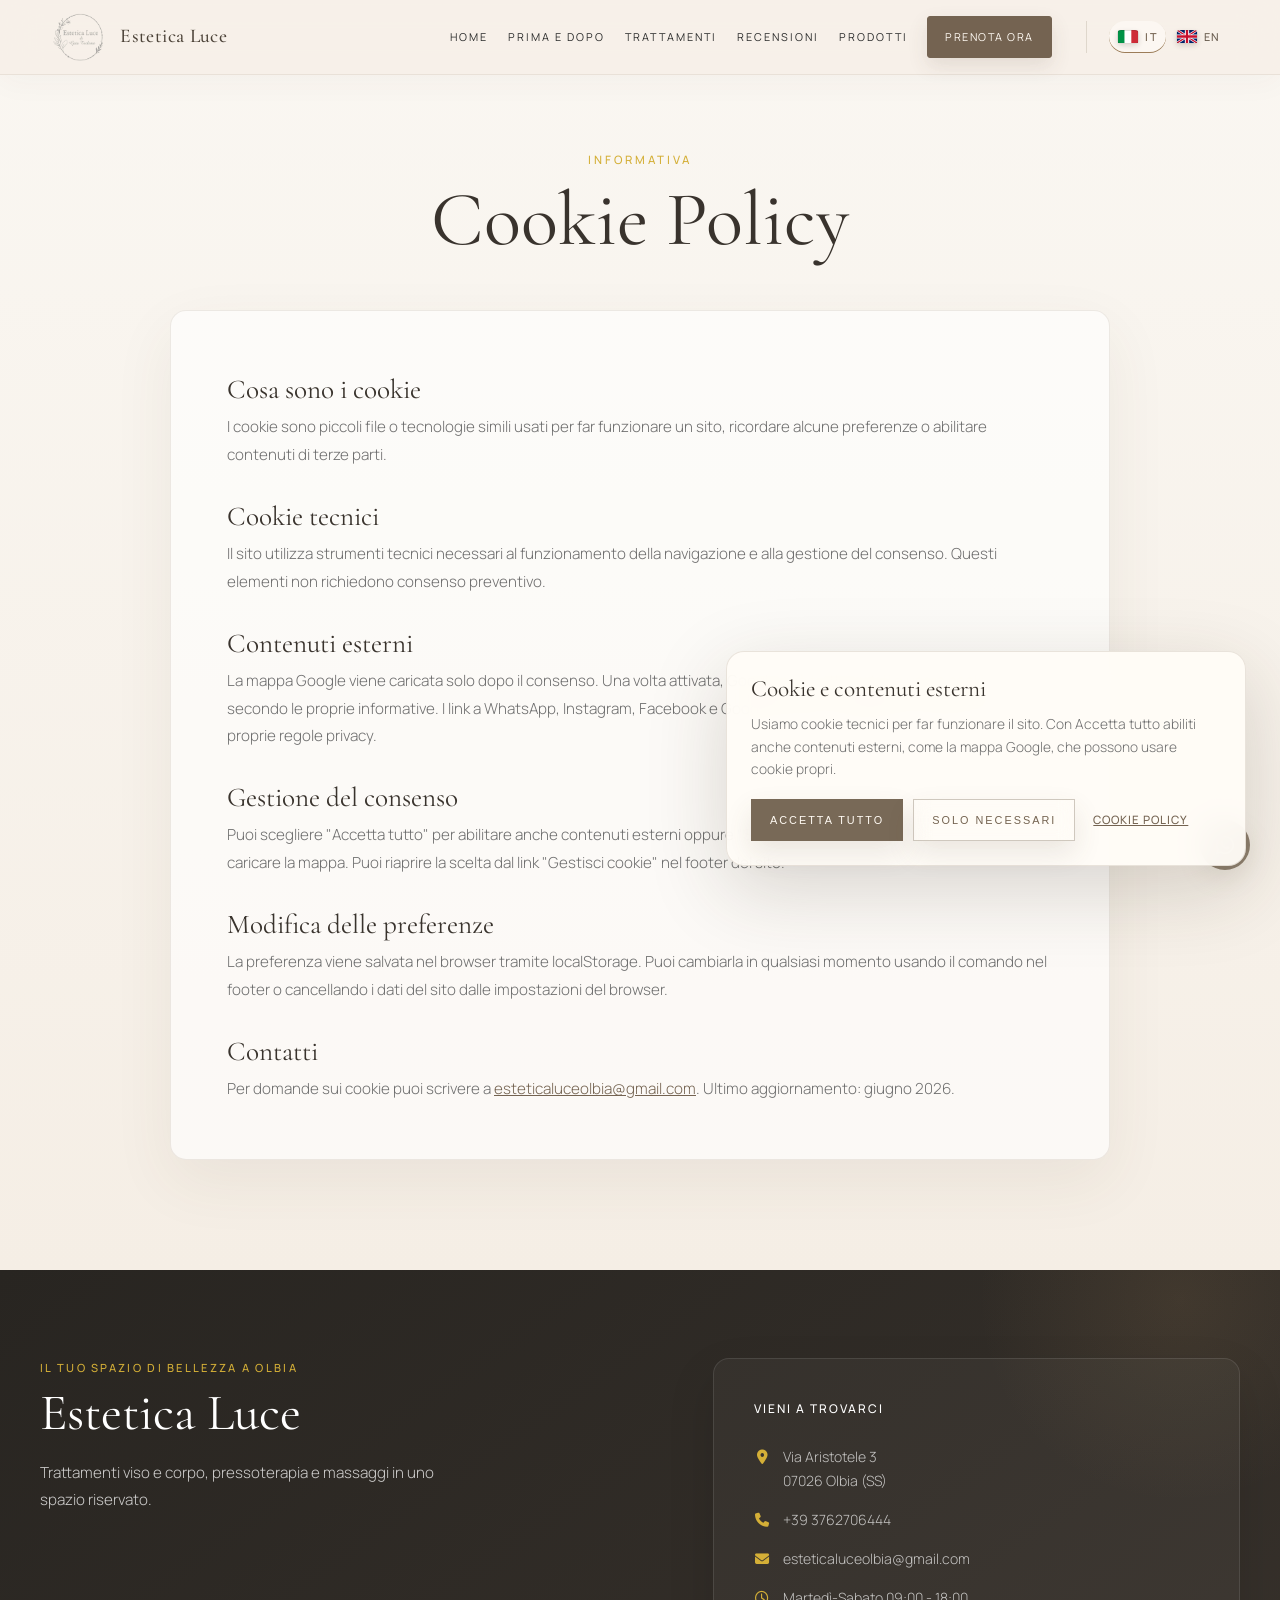
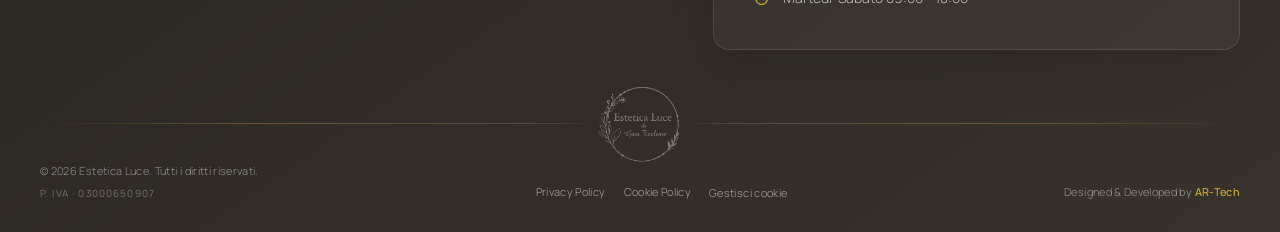
<file: cookie-policy/index.html>
<!DOCTYPE html>
<html lang="it">

<head>
    <meta charset="UTF-8">
    <meta name="viewport" content="width=device-width, initial-scale=1.0">
    <title>Cookie Policy | Estetica Luce</title>
    <meta name="description"
        content="Cookie Policy di Estetica Luce di Gaia Tecleme: informazioni su cookie tecnici, contenuti esterni e gestione del consenso.">
    <meta name="author" content="Estetica Luce di Gaia Tecleme">
    <meta name="robots" content="noindex, follow">
    <!-- Icone relative: funzionano in locale, GitHub Pages e dominio finale. Le immagini social restano temporaneamente su GitHub Pages fino al deploy sul dominio definitivo. -->
    <meta name="theme-color" content="#F2EBE1">
    <meta name="application-name" content="Estetica Luce">
    <meta name="apple-mobile-web-app-title" content="Estetica Luce">
    <link rel="icon" href="../assets/img/favicon/favicon.ico" sizes="any">
    <link rel="icon" type="image/png" sizes="32x32" href="../assets/img/favicon/favicon-32x32.png">
    <link rel="icon" type="image/png" sizes="16x16" href="../assets/img/favicon/favicon-16x16.png">
    <link rel="apple-touch-icon" sizes="180x180" href="../assets/img/favicon/apple-touch-icon.png">
    <link rel="manifest" href="../manifest.webmanifest">
    <link rel="canonical" href="https://andrearuz97.github.io/Estetica_Luce_site/cookie-policy/">
    <link rel="alternate" hreflang="it" href="https://andrearuz97.github.io/Estetica_Luce_site/cookie-policy/">
    <link rel="alternate" hreflang="en" href="https://andrearuz97.github.io/Estetica_Luce_site/en/cookie-policy/">
    <link rel="alternate" hreflang="x-default" href="https://andrearuz97.github.io/Estetica_Luce_site/cookie-policy/">
    <meta property="og:type" content="website">
    <meta property="og:locale" content="it_IT">
    <meta property="og:locale:alternate" content="en_GB">
    <meta property="og:site_name" content="Estetica Luce">
    <meta property="og:title" content="Cookie Policy | Estetica Luce">
    <meta property="og:description"
        content="Informazioni su cookie tecnici, contenuti esterni e gestione del consenso sul sito Estetica Luce.">
    <meta property="og:url" content="https://andrearuz97.github.io/Estetica_Luce_site/cookie-policy/">
    <meta property="og:image" content="https://andrearuz97.github.io/Estetica_Luce_site/assets/img/og-estetica-luce.png">
    <meta property="og:image:secure_url" content="https://andrearuz97.github.io/Estetica_Luce_site/assets/img/og-estetica-luce.png">
    <meta property="og:image:type" content="image/png">
    <meta property="og:image:width" content="1200">
    <meta property="og:image:height" content="630">
    <meta property="og:image:alt" content="Logo Estetica Luce di Gaia Tecleme">
    <meta name="twitter:card" content="summary_large_image">
    <meta name="twitter:title" content="Cookie Policy | Estetica Luce">
    <meta name="twitter:description"
        content="Informazioni su cookie tecnici, contenuti esterni e gestione del consenso.">
    <meta name="twitter:image" content="https://andrearuz97.github.io/Estetica_Luce_site/assets/img/og-estetica-luce.png">
    <meta name="twitter:image:alt" content="Logo Estetica Luce di Gaia Tecleme">
    <script type="application/ld+json">
        {
            "@context": "https://schema.org",
            "@graph": [
                {
                    "@type": "BeautySalon",
                    "@id": "https://andrearuz97.github.io/Estetica_Luce_site/#beautysalon",
                    "name": "Estetica Luce",
                    "url": "https://andrearuz97.github.io/Estetica_Luce_site/",
                    "logo": "https://andrearuz97.github.io/Estetica_Luce_site/assets/img/favicon/apple-touch-icon.png"
                },
                {
                    "@type": "WebPage",
                    "@id": "https://andrearuz97.github.io/Estetica_Luce_site/cookie-policy/#webpage",
                    "url": "https://andrearuz97.github.io/Estetica_Luce_site/cookie-policy/",
                    "name": "Cookie Policy | Estetica Luce",
                    "description": "Cookie Policy di Estetica Luce di Gaia Tecleme: informazioni su cookie tecnici, contenuti esterni e gestione del consenso.",
                    "inLanguage": "it-IT",
                    "isPartOf": {
                        "@id": "https://andrearuz97.github.io/Estetica_Luce_site/#website"
                    },
                    "publisher": {
                        "@id": "https://andrearuz97.github.io/Estetica_Luce_site/#beautysalon"
                    }
                },
                {
                    "@type": "BreadcrumbList",
                    "@id": "https://andrearuz97.github.io/Estetica_Luce_site/cookie-policy/#breadcrumb",
                    "itemListElement": [
                        {
                            "@type": "ListItem",
                            "position": 1,
                            "name": "Home",
                            "item": "https://andrearuz97.github.io/Estetica_Luce_site/"
                        },
                        {
                            "@type": "ListItem",
                            "position": 2,
                            "name": "Cookie Policy",
                            "item": "https://andrearuz97.github.io/Estetica_Luce_site/cookie-policy/"
                        }
                    ]
                }
            ]
        }
    </script>
    <link rel="stylesheet" href="../assets/vendor/fontawesome/css/all.css">
    <link rel="stylesheet" href="../assets/style/style.css?v=20260807-3">
</head>

<body>
    <header class="main-header">
        <a href="../index.html#home" class="logo-link" title="Torna alla Home">
            <img src="../assets/img/logo-estetica-luce-transparent.png" alt="Estetica Luce" class="navbar-logo">
            <span class="navbar-brand-text"><strong>Estetica Luce</strong></span>
        </a>
        <nav class="nav-links" aria-label="Navigazione principale">
            <a href="../index.html#home">Home</a>
            <a href="../index.html#prima-dopo">Prima e Dopo</a>
            <a href="../trattamenti/index.html">Trattamenti</a>
            <a href="../index.html#recensioni">Recensioni</a>
            <a href="../prodotti/index.html">Prodotti</a>
            <a href="../index.html#contatti">Prenota Ora</a>
        </nav>
        <div class="language-switcher" aria-label="Selezione lingua">
            <a href="./index.html" class="language-option" aria-current="page">
                <span class="language-flag flag-it" aria-hidden="true"></span>
                <span>IT</span>
            </a>
            <a href="../en/cookie-policy/index.html" class="language-option">
                <span class="language-flag flag-en" aria-hidden="true"></span>
                <span>EN</span>
            </a>
        </div>
        <button class="hamburger-menu" id="hamburger-toggle" type="button" aria-label="Apri menu"
            aria-expanded="false">
            <span class="bar"></span>
            <span class="bar"></span>
            <span class="bar"></span>
        </button>
    </header>

    <main class="legal-page-section">
        <div class="legal-page-container">
            <header class="legal-page-header">
                <span>Informativa</span>
                <h1>Cookie Policy</h1>
            </header>

            <div class="legal-content">
                <section>
                    <h2>Cosa sono i cookie</h2>
                    <p>I cookie sono piccoli file o tecnologie simili usati per far funzionare un sito, ricordare alcune
                        preferenze o abilitare contenuti di terze parti.</p>
                </section>

                <section>
                    <h2>Cookie tecnici</h2>
                    <p>Il sito utilizza strumenti tecnici necessari al funzionamento della navigazione e alla gestione
                        del consenso. Questi elementi non richiedono consenso preventivo.</p>
                </section>

                <section>
                    <h2>Contenuti esterni</h2>
                    <p>La mappa Google viene caricata solo dopo il consenso. Una volta attivata, Google pu&ograve;
                        trattare dati e usare cookie secondo le proprie informative. I link a WhatsApp, Instagram,
                        Facebook e Google portano a piattaforme esterne con proprie regole privacy.</p>
                </section>

                <section>
                    <h2>Gestione del consenso</h2>
                    <p>Puoi scegliere "Accetta tutto" per abilitare anche contenuti esterni oppure "Solo necessari" per
                        continuare senza caricare la mappa. Puoi riaprire la scelta dal link "Gestisci cookie" nel
                        footer del sito.</p>
                </section>

                <section>
                    <h2>Modifica delle preferenze</h2>
                    <p>La preferenza viene salvata nel browser tramite localStorage. Puoi cambiarla in qualsiasi momento
                        usando il comando nel footer o cancellando i dati del sito dalle impostazioni del browser.</p>
                </section>

                <section>
                    <h2>Contatti</h2>
                    <p>Per domande sui cookie puoi scrivere a
                        <a href="mailto:esteticaluceolbia@gmail.com">esteticaluceolbia@gmail.com</a>. Ultimo
                        aggiornamento: giugno 2026.</p>
                </section>
            </div>
        </div>
    </main>

    <footer class="main-footer">
        <div class="footer-container">
            <div class="footer-main-grid">
                <div class="footer-brand-block">
                    <span class="footer-eyebrow">Il tuo spazio di bellezza a Olbia</span>
                    <h2>Estetica Luce</h2>
                    <p>Trattamenti viso e corpo, pressoterapia e massaggi in uno spazio riservato.</p>
                </div>

                <div class="footer-info-block">
                    <h3>Vieni a trovarci</h3>
                    <a href="https://maps.google.com/?q=Via+Aristotele+3,+Olbia+SS" target="_blank"
                        rel="noopener noreferrer" class="footer-info-link">
                        <i class="fa-solid fa-location-dot"></i>
                        <span>Via Aristotele 3<br>07026 Olbia (SS)</span>
                    </a>
                    <a href="tel:+393762706444" class="footer-info-link">
                        <i class="fa-solid fa-phone"></i>
                        <span>+39 3762706444</span>
                    </a>
                    <a href="mailto:esteticaluceolbia@gmail.com" class="footer-info-link">
                        <i class="fa-solid fa-envelope"></i>
                        <span>esteticaluceolbia@gmail.com</span>
                    </a>
                    <span class="footer-appointment"><i class="fa-regular fa-clock"></i> Marted&igrave;-Sabato 09:00 - 18:00</span>
                </div>
            </div>

            <div class="footer-divider"></div>

            <div class="footer-bottom">
                <div class="footer-copyright">
                    <p>&copy; <span id="current-year"></span> Estetica Luce. Tutti i diritti riservati.</p>
                    <span class="footer-vat">P. IVA &middot; 03000650907</span>
                </div>
                <div class="footer-legal-links" aria-label="Link legali">
                    <a href="../privacy-policy/index.html">Privacy Policy</a>
                    <a href="./index.html" data-cookie-policy-link>Cookie Policy</a>
                    <button type="button" data-cookie-reset>Gestisci cookie</button>
                </div>
                <p class="footer-credit">Designed &amp; Developed by <a
                        href="https://www.linkedin.com/in/andrea-ruzittu-575633262" class="developer-link" target="_blank"
                        rel="noopener noreferrer">AR-Tech</a></p>
            </div>
        </div>
    </footer>

    <div class="floating-actions">
        <button id="scroll-top-btn" class="btn-floating btn-scroll" title="Torna su">
            <i class="fas fa-chevron-up"></i>
        </button>
        <a href="https://wa.me/393762706444?text=Ciao!%20Vorrei%20ricevere%20informazioni%20e%20prenotare%20un%20appuntamento%20presso%20Estetica%20Luce."
            target="_blank" rel="noopener noreferrer" class="btn-floating btn-whatsapp-float"
            title="Prenota su WhatsApp">
            <i class="fab fa-whatsapp"></i>
        </a>
    </div>

    <script src="../assets/script/script.js?v=20260808-3"></script>
</body>

</html>
</file>
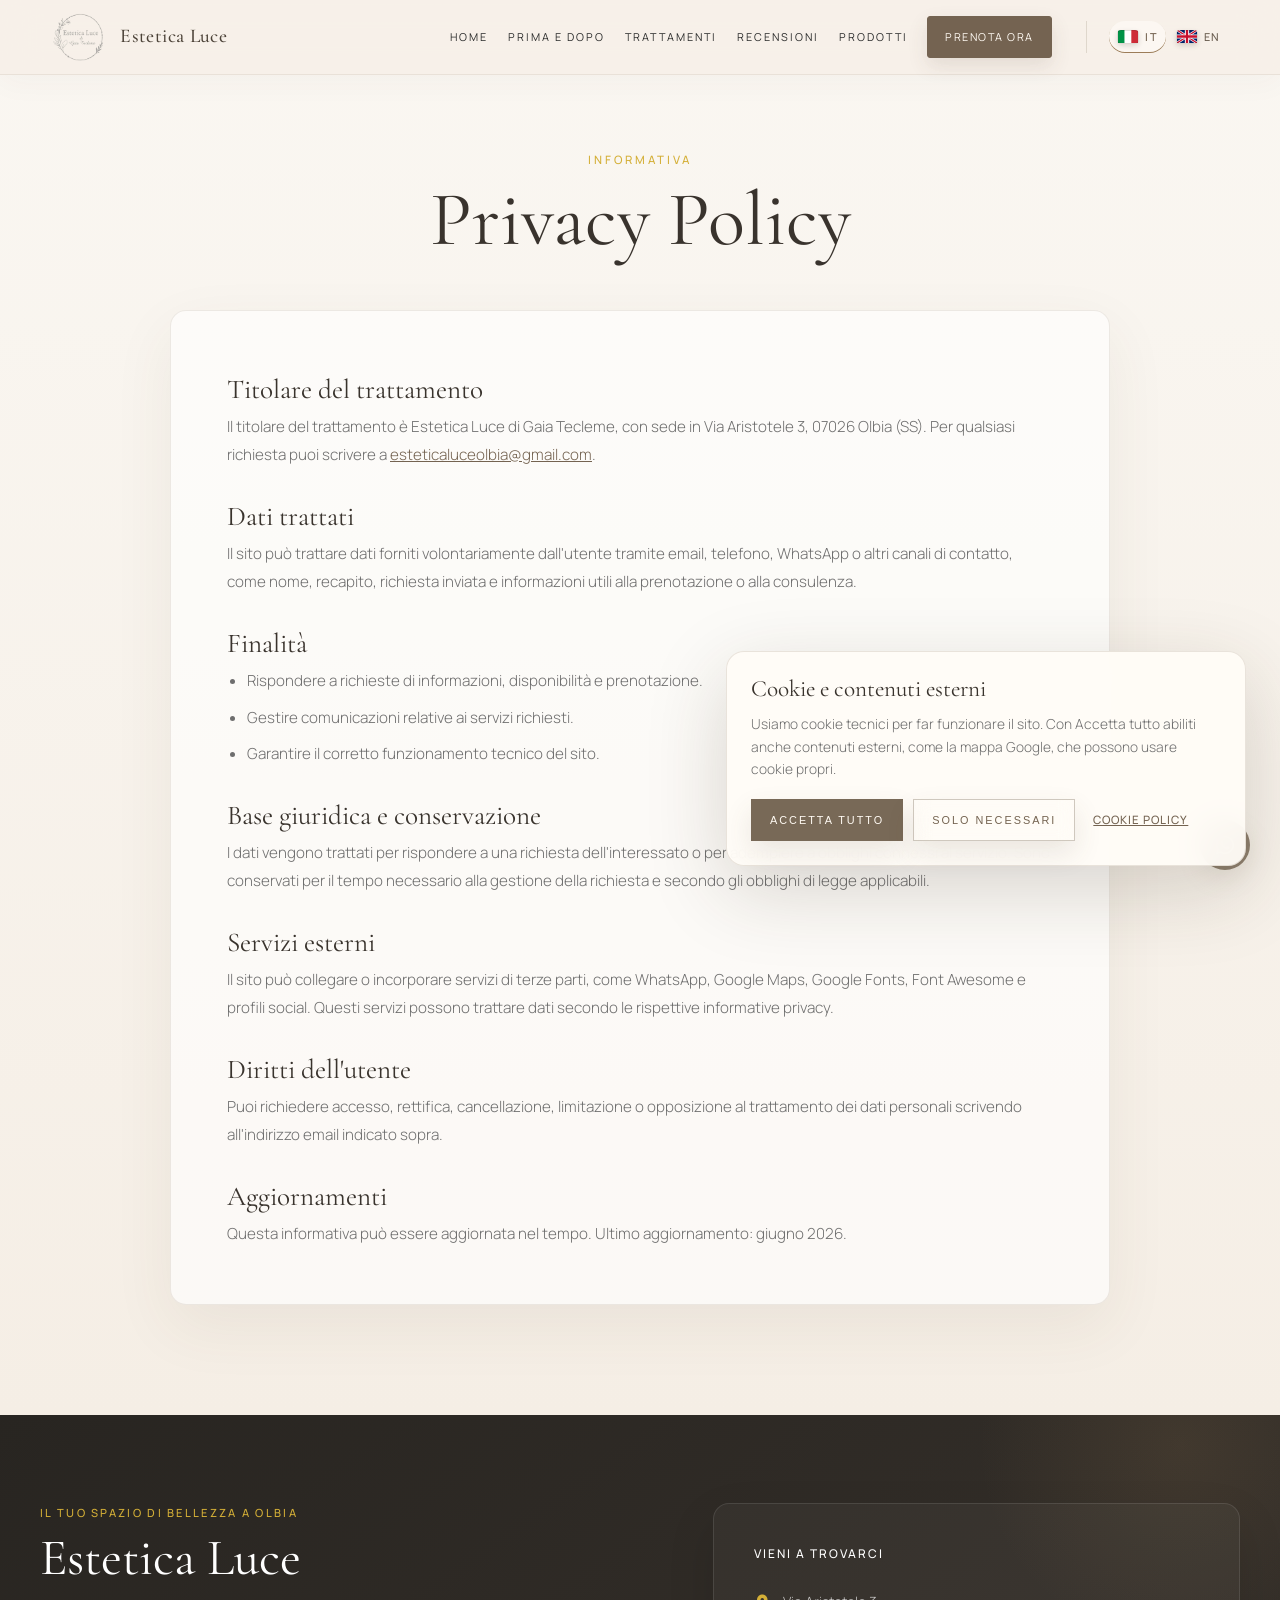
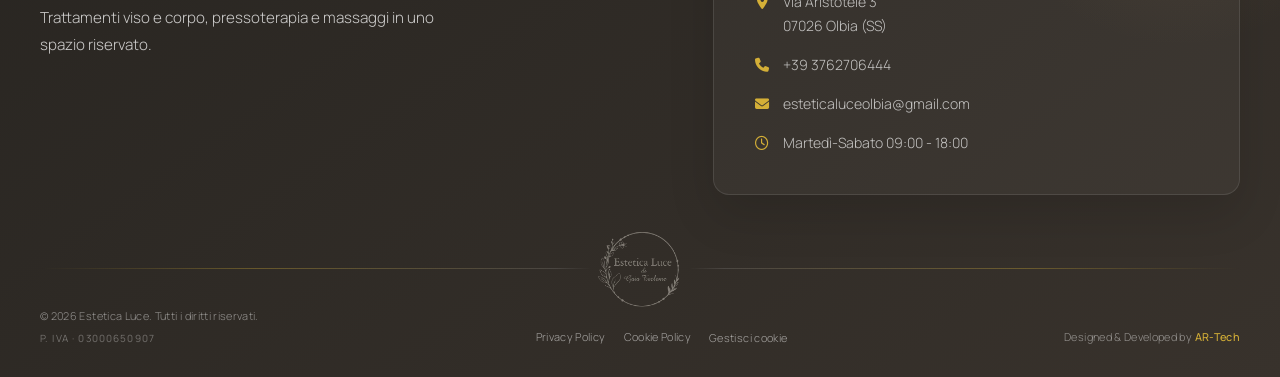
<file: privacy-policy/index.html>
<!DOCTYPE html>
<html lang="it">

<head>
    <meta charset="UTF-8">
    <meta name="viewport" content="width=device-width, initial-scale=1.0">
    <title>Privacy Policy | Estetica Luce</title>
    <meta name="description"
        content="Privacy Policy di Estetica Luce di Gaia Tecleme: informazioni sul trattamento dei dati personali e sui contatti del centro estetico a Olbia.">
    <meta name="author" content="Estetica Luce di Gaia Tecleme">
    <meta name="robots" content="noindex, follow">
    <!-- Icone relative: funzionano in locale, GitHub Pages e dominio finale. Le immagini social restano temporaneamente su GitHub Pages fino al deploy sul dominio definitivo. -->
    <meta name="theme-color" content="#F2EBE1">
    <meta name="application-name" content="Estetica Luce">
    <meta name="apple-mobile-web-app-title" content="Estetica Luce">
    <link rel="icon" href="../assets/img/favicon/favicon.ico" sizes="any">
    <link rel="icon" type="image/png" sizes="32x32" href="../assets/img/favicon/favicon-32x32.png">
    <link rel="icon" type="image/png" sizes="16x16" href="../assets/img/favicon/favicon-16x16.png">
    <link rel="apple-touch-icon" sizes="180x180" href="../assets/img/favicon/apple-touch-icon.png">
    <link rel="manifest" href="../manifest.webmanifest">
    <link rel="canonical" href="https://andrearuz97.github.io/Estetica_Luce_site/privacy-policy/">
    <link rel="alternate" hreflang="it" href="https://andrearuz97.github.io/Estetica_Luce_site/privacy-policy/">
    <link rel="alternate" hreflang="en" href="https://andrearuz97.github.io/Estetica_Luce_site/en/privacy-policy/">
    <link rel="alternate" hreflang="x-default" href="https://andrearuz97.github.io/Estetica_Luce_site/privacy-policy/">
    <meta property="og:type" content="website">
    <meta property="og:locale" content="it_IT">
    <meta property="og:locale:alternate" content="en_GB">
    <meta property="og:site_name" content="Estetica Luce">
    <meta property="og:title" content="Privacy Policy | Estetica Luce">
    <meta property="og:description"
        content="Informazioni sul trattamento dei dati personali da parte di Estetica Luce di Gaia Tecleme.">
    <meta property="og:url" content="https://andrearuz97.github.io/Estetica_Luce_site/privacy-policy/">
    <meta property="og:image" content="https://andrearuz97.github.io/Estetica_Luce_site/assets/img/og-estetica-luce.png">
    <meta property="og:image:secure_url" content="https://andrearuz97.github.io/Estetica_Luce_site/assets/img/og-estetica-luce.png">
    <meta property="og:image:type" content="image/png">
    <meta property="og:image:width" content="1200">
    <meta property="og:image:height" content="630">
    <meta property="og:image:alt" content="Logo Estetica Luce di Gaia Tecleme">
    <meta name="twitter:card" content="summary_large_image">
    <meta name="twitter:title" content="Privacy Policy | Estetica Luce">
    <meta name="twitter:description"
        content="Informazioni sul trattamento dei dati personali da parte di Estetica Luce.">
    <meta name="twitter:image" content="https://andrearuz97.github.io/Estetica_Luce_site/assets/img/og-estetica-luce.png">
    <meta name="twitter:image:alt" content="Logo Estetica Luce di Gaia Tecleme">
    <script type="application/ld+json">
        {
            "@context": "https://schema.org",
            "@graph": [
                {
                    "@type": "BeautySalon",
                    "@id": "https://andrearuz97.github.io/Estetica_Luce_site/#beautysalon",
                    "name": "Estetica Luce",
                    "url": "https://andrearuz97.github.io/Estetica_Luce_site/",
                    "logo": "https://andrearuz97.github.io/Estetica_Luce_site/assets/img/favicon/apple-touch-icon.png"
                },
                {
                    "@type": "WebPage",
                    "@id": "https://andrearuz97.github.io/Estetica_Luce_site/privacy-policy/#webpage",
                    "url": "https://andrearuz97.github.io/Estetica_Luce_site/privacy-policy/",
                    "name": "Privacy Policy | Estetica Luce",
                    "description": "Privacy Policy di Estetica Luce di Gaia Tecleme: informazioni sul trattamento dei dati personali e sui contatti del centro estetico a Olbia.",
                    "inLanguage": "it-IT",
                    "isPartOf": {
                        "@id": "https://andrearuz97.github.io/Estetica_Luce_site/#website"
                    },
                    "publisher": {
                        "@id": "https://andrearuz97.github.io/Estetica_Luce_site/#beautysalon"
                    }
                },
                {
                    "@type": "BreadcrumbList",
                    "@id": "https://andrearuz97.github.io/Estetica_Luce_site/privacy-policy/#breadcrumb",
                    "itemListElement": [
                        {
                            "@type": "ListItem",
                            "position": 1,
                            "name": "Home",
                            "item": "https://andrearuz97.github.io/Estetica_Luce_site/"
                        },
                        {
                            "@type": "ListItem",
                            "position": 2,
                            "name": "Privacy Policy",
                            "item": "https://andrearuz97.github.io/Estetica_Luce_site/privacy-policy/"
                        }
                    ]
                }
            ]
        }
    </script>
    <link rel="stylesheet" href="../assets/vendor/fontawesome/css/all.css">
    <link rel="stylesheet" href="../assets/style/style.css?v=20260807-3">
</head>

<body>
    <header class="main-header">
        <a href="../index.html#home" class="logo-link" title="Torna alla Home">
            <img src="../assets/img/logo-estetica-luce-transparent.png" alt="Estetica Luce" class="navbar-logo">
            <span class="navbar-brand-text"><strong>Estetica Luce</strong></span>
        </a>
        <nav class="nav-links" aria-label="Navigazione principale">
            <a href="../index.html#home">Home</a>
            <a href="../index.html#prima-dopo">Prima e Dopo</a>
            <a href="../trattamenti/index.html">Trattamenti</a>
            <a href="../index.html#recensioni">Recensioni</a>
            <a href="../prodotti/index.html">Prodotti</a>
            <a href="../index.html#contatti">Prenota Ora</a>
        </nav>
        <div class="language-switcher" aria-label="Selezione lingua">
            <a href="./index.html" class="language-option" aria-current="page">
                <span class="language-flag flag-it" aria-hidden="true"></span>
                <span>IT</span>
            </a>
            <a href="../en/privacy-policy/index.html" class="language-option">
                <span class="language-flag flag-en" aria-hidden="true"></span>
                <span>EN</span>
            </a>
        </div>
        <button class="hamburger-menu" id="hamburger-toggle" type="button" aria-label="Apri menu"
            aria-expanded="false">
            <span class="bar"></span>
            <span class="bar"></span>
            <span class="bar"></span>
        </button>
    </header>

    <main class="legal-page-section">
        <div class="legal-page-container">
            <header class="legal-page-header">
                <span>Informativa</span>
                <h1>Privacy Policy</h1>
            </header>

            <div class="legal-content">
                <section>
                    <h2>Titolare del trattamento</h2>
                    <p>Il titolare del trattamento &egrave; Estetica Luce di Gaia Tecleme, con sede in Via Aristotele 3,
                        07026 Olbia (SS). Per qualsiasi richiesta puoi scrivere a
                        <a href="mailto:esteticaluceolbia@gmail.com">esteticaluceolbia@gmail.com</a>.</p>
                </section>

                <section>
                    <h2>Dati trattati</h2>
                    <p>Il sito pu&ograve; trattare dati forniti volontariamente dall'utente tramite email, telefono,
                        WhatsApp o altri canali di contatto, come nome, recapito, richiesta inviata e informazioni utili
                        alla prenotazione o alla consulenza.</p>
                </section>

                <section>
                    <h2>Finalit&agrave;</h2>
                    <ul>
                        <li>Rispondere a richieste di informazioni, disponibilit&agrave; e prenotazione.</li>
                        <li>Gestire comunicazioni relative ai servizi richiesti.</li>
                        <li>Garantire il corretto funzionamento tecnico del sito.</li>
                    </ul>
                </section>

                <section>
                    <h2>Base giuridica e conservazione</h2>
                    <p>I dati vengono trattati per rispondere a una richiesta dell'interessato o per adempiere a
                        obblighi connessi al servizio. Sono conservati per il tempo necessario alla gestione della
                        richiesta e secondo gli obblighi di legge applicabili.</p>
                </section>

                <section>
                    <h2>Servizi esterni</h2>
                    <p>Il sito pu&ograve; collegare o incorporare servizi di terze parti, come WhatsApp, Google Maps,
                        Google Fonts, Font Awesome e profili social. Questi servizi possono trattare dati secondo le
                        rispettive informative privacy.</p>
                </section>

                <section>
                    <h2>Diritti dell'utente</h2>
                    <p>Puoi richiedere accesso, rettifica, cancellazione, limitazione o opposizione al trattamento dei
                        dati personali scrivendo all'indirizzo email indicato sopra.</p>
                </section>

                <section>
                    <h2>Aggiornamenti</h2>
                    <p>Questa informativa pu&ograve; essere aggiornata nel tempo. Ultimo aggiornamento: giugno 2026.</p>
                </section>
            </div>
        </div>
    </main>

    <footer class="main-footer">
        <div class="footer-container">
            <div class="footer-main-grid">
                <div class="footer-brand-block">
                    <span class="footer-eyebrow">Il tuo spazio di bellezza a Olbia</span>
                    <h2>Estetica Luce</h2>
                    <p>Trattamenti viso e corpo, pressoterapia e massaggi in uno spazio riservato.</p>
                </div>

                <div class="footer-info-block">
                    <h3>Vieni a trovarci</h3>
                    <a href="https://maps.google.com/?q=Via+Aristotele+3,+Olbia+SS" target="_blank"
                        rel="noopener noreferrer" class="footer-info-link">
                        <i class="fa-solid fa-location-dot"></i>
                        <span>Via Aristotele 3<br>07026 Olbia (SS)</span>
                    </a>
                    <a href="tel:+393762706444" class="footer-info-link">
                        <i class="fa-solid fa-phone"></i>
                        <span>+39 3762706444</span>
                    </a>
                    <a href="mailto:esteticaluceolbia@gmail.com" class="footer-info-link">
                        <i class="fa-solid fa-envelope"></i>
                        <span>esteticaluceolbia@gmail.com</span>
                    </a>
                    <span class="footer-appointment"><i class="fa-regular fa-clock"></i> Marted&igrave;-Sabato 09:00 - 18:00</span>
                </div>
            </div>

            <div class="footer-divider"></div>

            <div class="footer-bottom">
                <div class="footer-copyright">
                    <p>&copy; <span id="current-year"></span> Estetica Luce. Tutti i diritti riservati.</p>
                    <span class="footer-vat">P. IVA &middot; 03000650907</span>
                </div>
                <div class="footer-legal-links" aria-label="Link legali">
                    <a href="./index.html">Privacy Policy</a>
                    <a href="../cookie-policy/index.html" data-cookie-policy-link>Cookie Policy</a>
                    <button type="button" data-cookie-reset>Gestisci cookie</button>
                </div>
                <p class="footer-credit">Designed &amp; Developed by <a
                        href="https://www.linkedin.com/in/andrea-ruzittu-575633262" class="developer-link" target="_blank"
                        rel="noopener noreferrer">AR-Tech</a></p>
            </div>
        </div>
    </footer>

    <div class="floating-actions">
        <button id="scroll-top-btn" class="btn-floating btn-scroll" title="Torna su">
            <i class="fas fa-chevron-up"></i>
        </button>
        <a href="https://wa.me/393762706444?text=Ciao!%20Vorrei%20ricevere%20informazioni%20e%20prenotare%20un%20appuntamento%20presso%20Estetica%20Luce."
            target="_blank" rel="noopener noreferrer" class="btn-floating btn-whatsapp-float"
            title="Prenota su WhatsApp">
            <i class="fab fa-whatsapp"></i>
        </a>
    </div>

    <script src="../assets/script/script.js?v=20260808-3"></script>
</body>

</html>
</file>
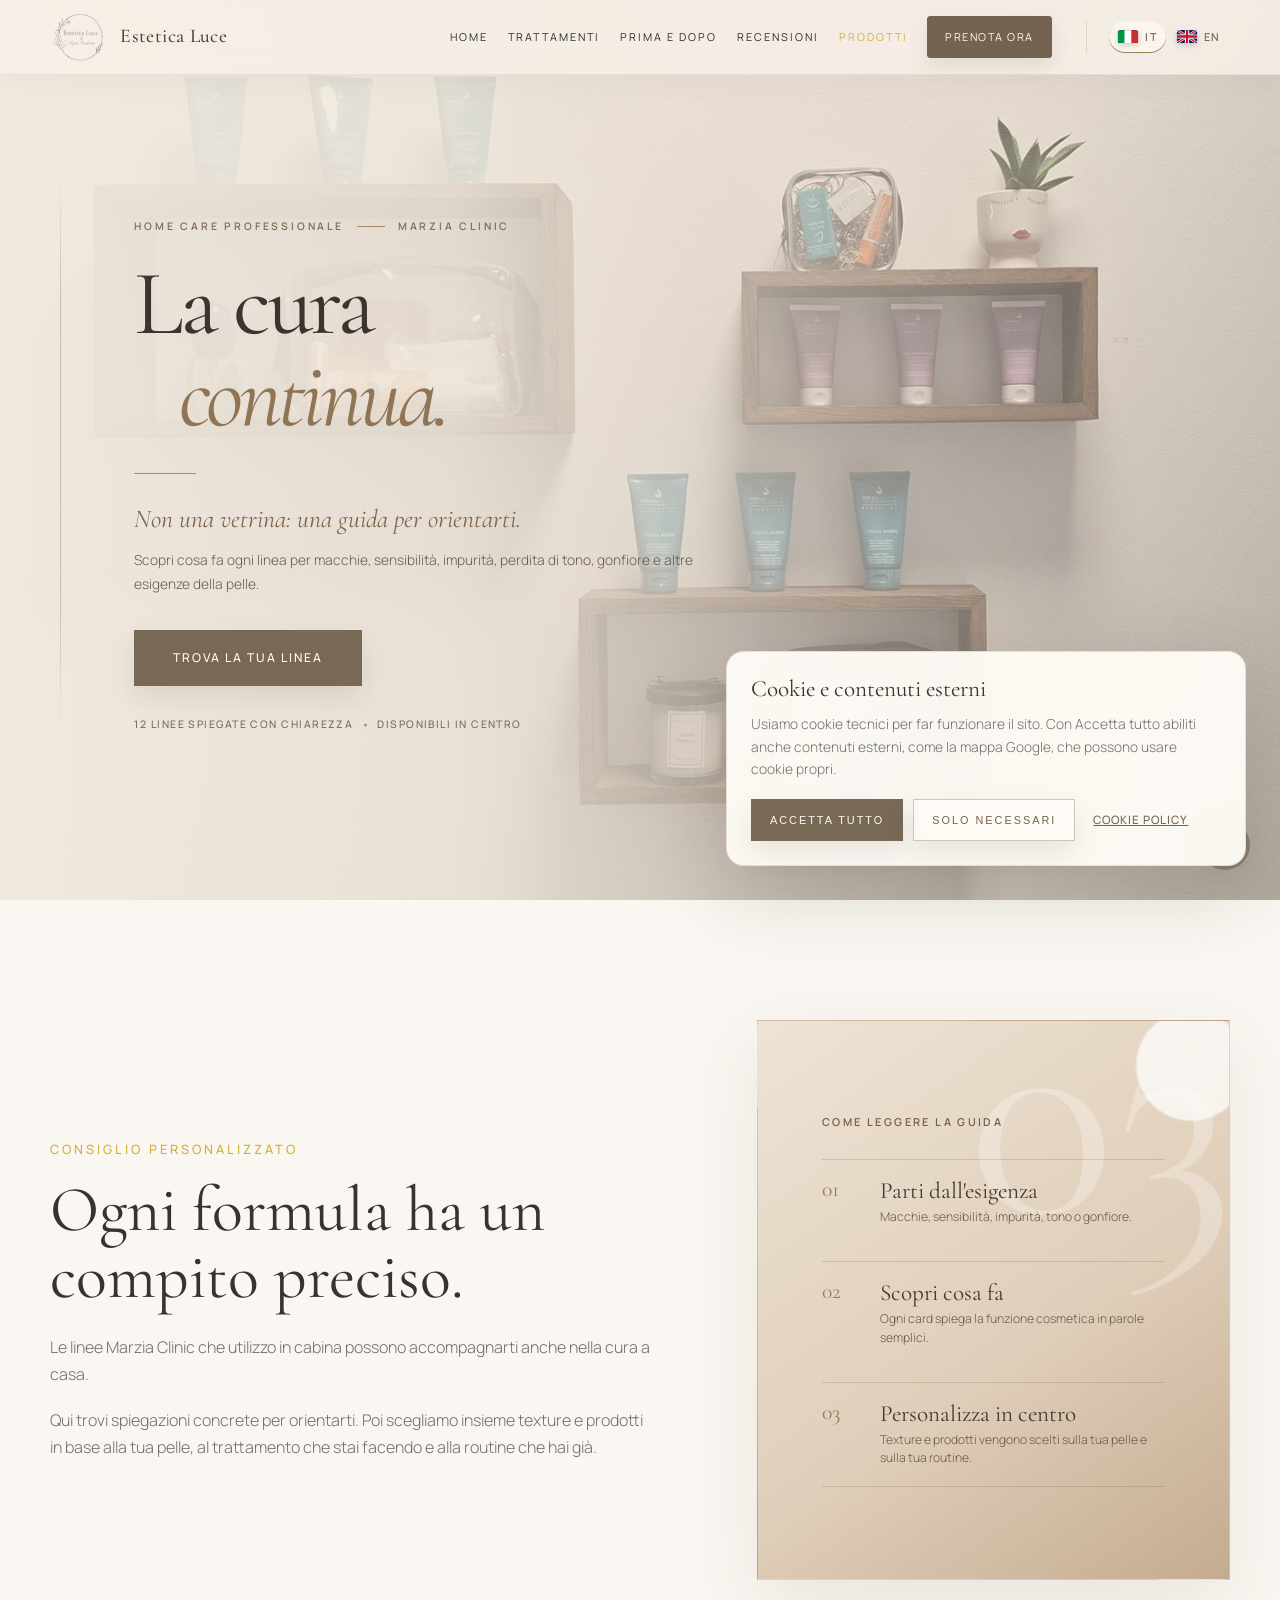
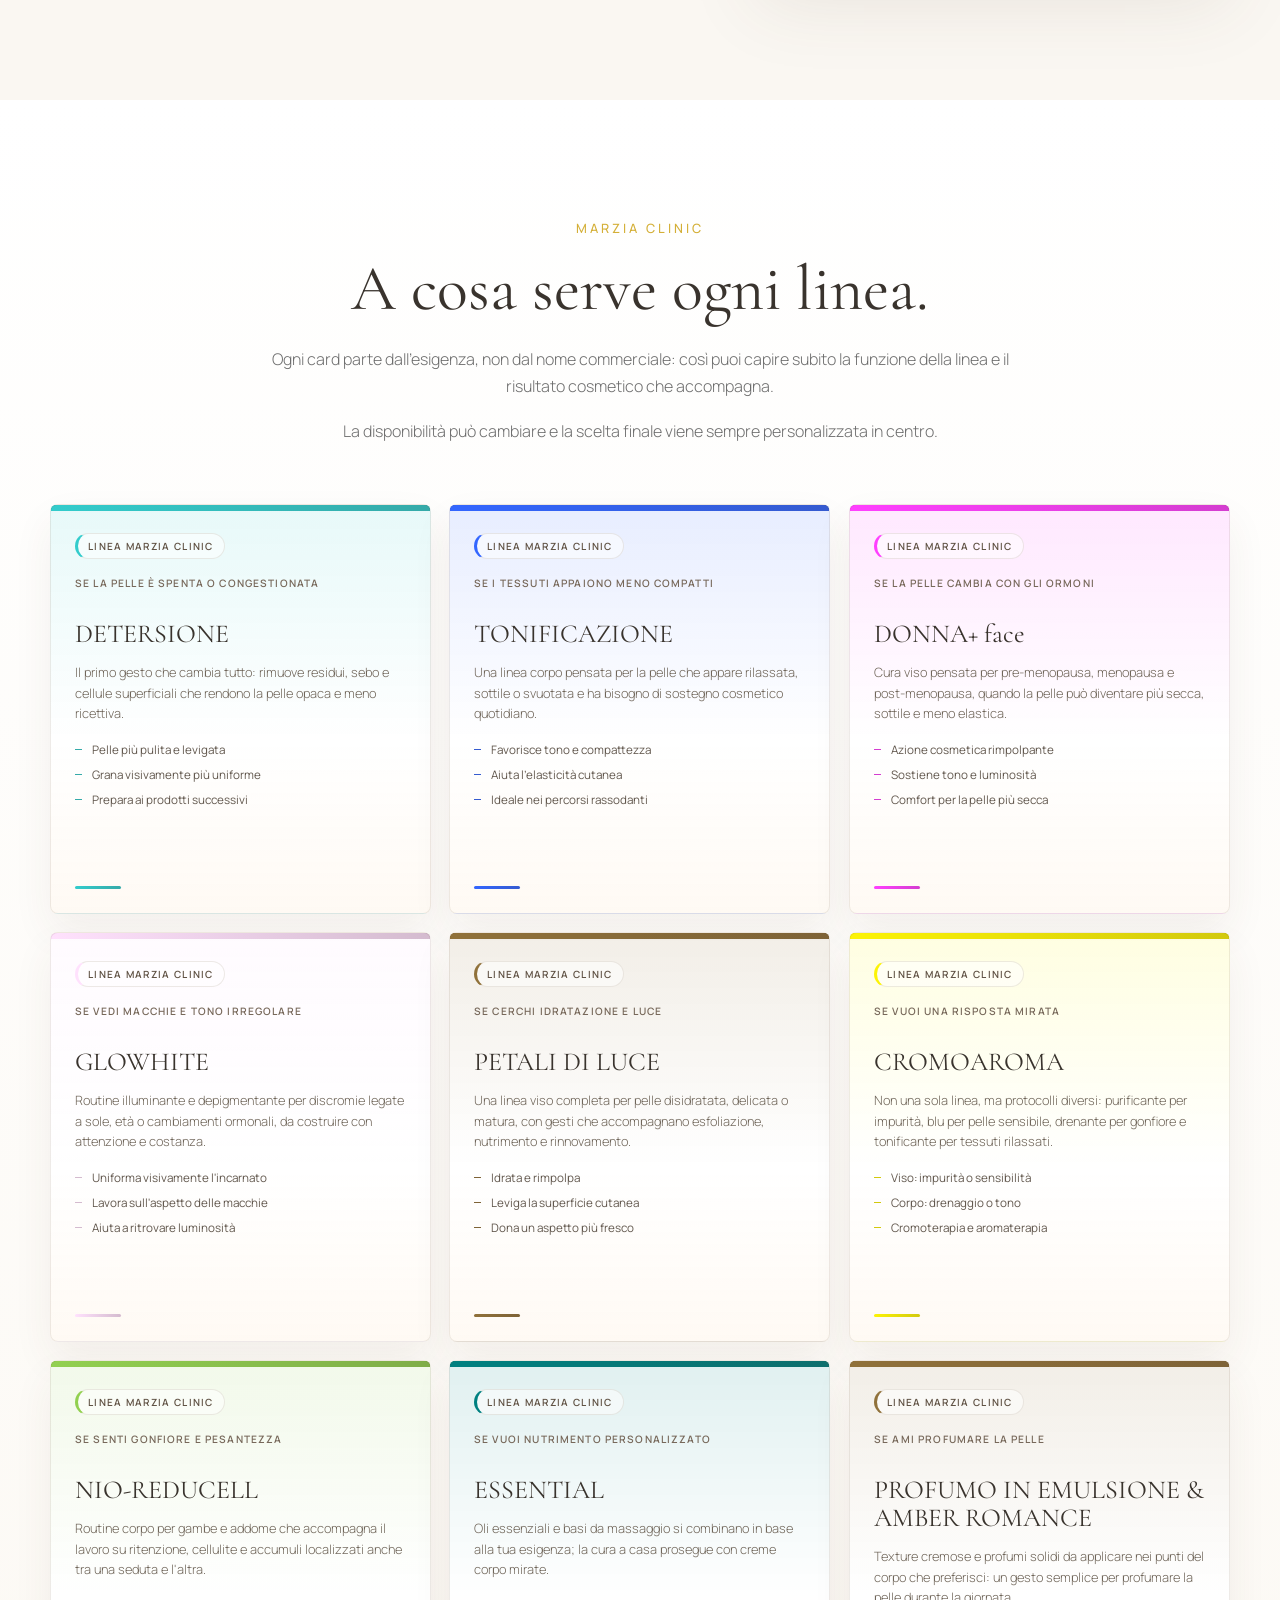
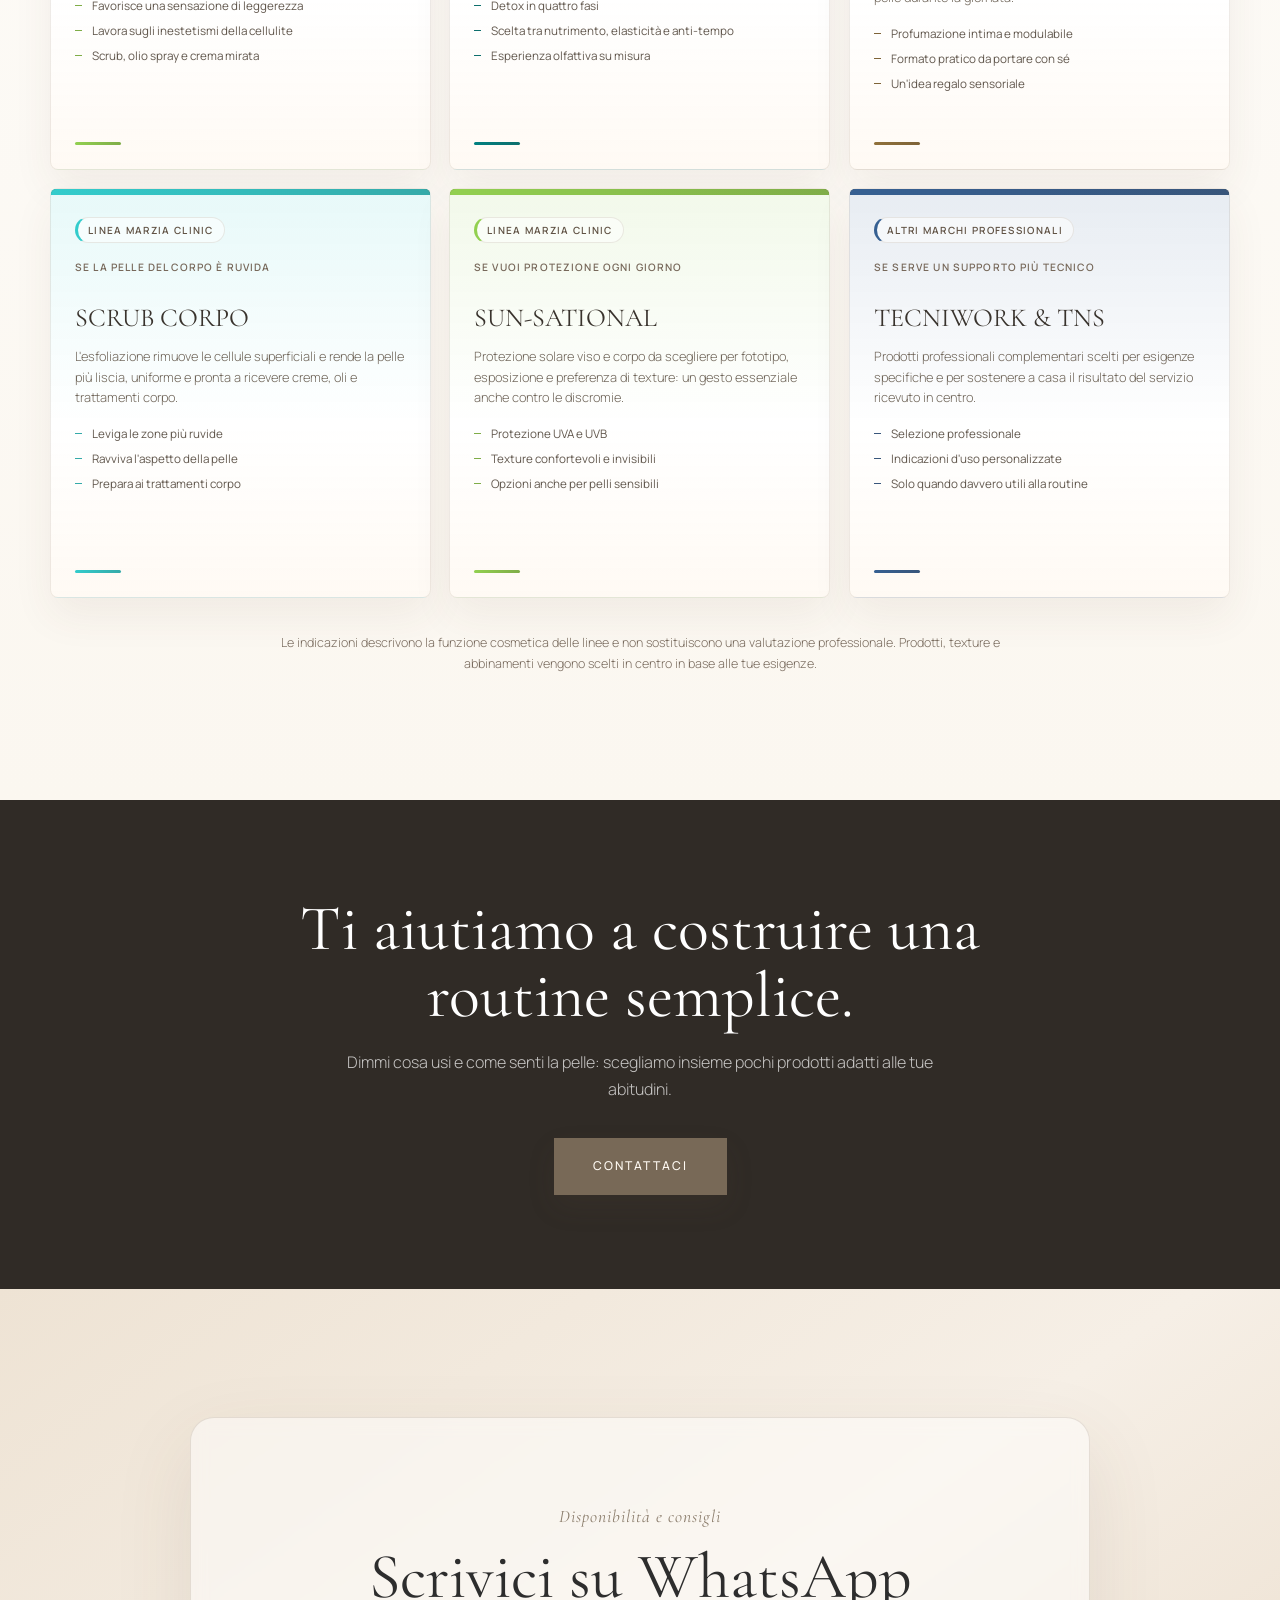
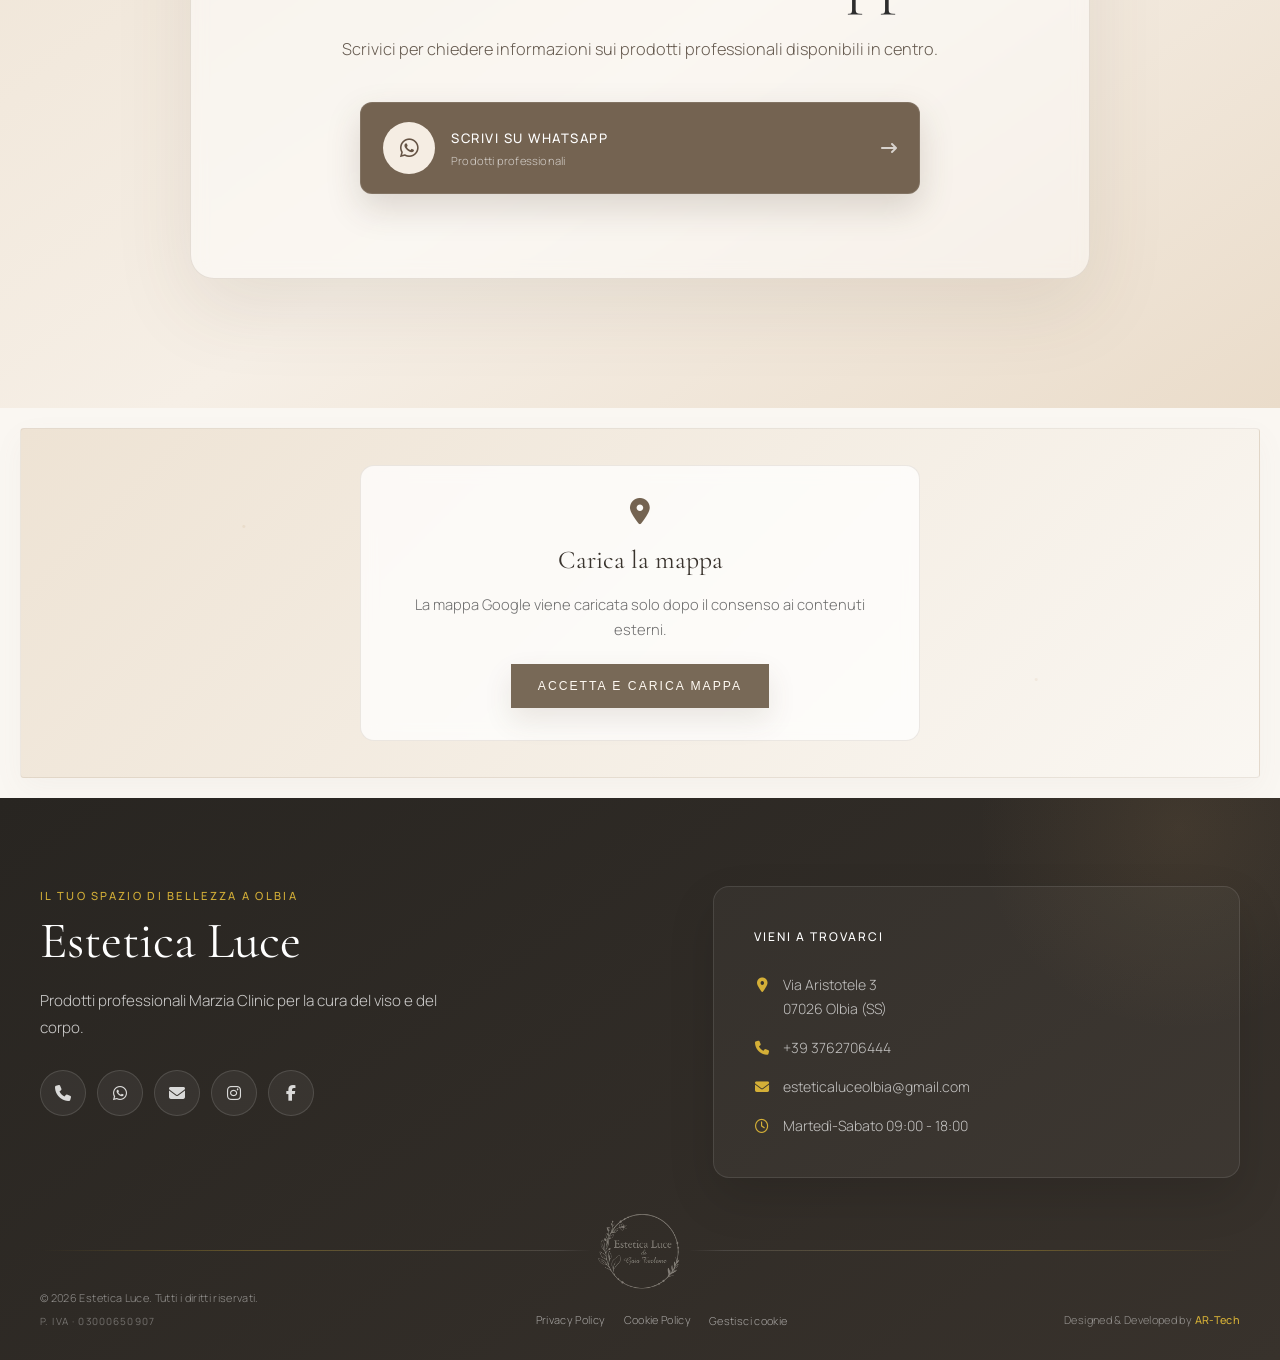
<file: prodotti/index.html>
<!DOCTYPE html>
<html lang="it">

<head>
    <meta charset="UTF-8">
    <meta name="viewport" content="width=device-width, initial-scale=1.0">
    <title>Prodotti Marzia Clinic a Olbia | Estetica Luce</title>
    <meta name="description"
        content="Guida ai prodotti Marzia Clinic disponibili da Estetica Luce a Olbia: scopri le linee per macchie, sensibilità, impurità, tono e cura quotidiana.">
    <meta name="author" content="Estetica Luce di Gaia Tecleme">
    <meta name="robots" content="index, follow, max-image-preview:large, max-snippet:-1, max-video-preview:-1">
    <!-- Icone relative: funzionano in locale, GitHub Pages e dominio finale. Le immagini social restano temporaneamente su GitHub Pages fino al deploy sul dominio definitivo. -->
    <meta name="theme-color" content="#F2EBE1">
    <meta name="application-name" content="Estetica Luce">
    <meta name="apple-mobile-web-app-title" content="Estetica Luce">
    <link rel="icon" href="../assets/img/favicon/favicon.ico" sizes="any">
    <link rel="icon" type="image/png" sizes="32x32" href="../assets/img/favicon/favicon-32x32.png">
    <link rel="icon" type="image/png" sizes="16x16" href="../assets/img/favicon/favicon-16x16.png">
    <link rel="apple-touch-icon" sizes="180x180" href="../assets/img/favicon/apple-touch-icon.png">
    <link rel="manifest" href="../manifest.webmanifest">
    <link rel="preload" as="image" href="../assets/img/optimized/prodotti-1800.jpg" media="(min-width: 769px)"
        fetchpriority="high">
    <link rel="preload" as="image" href="../assets/img/optimized/prodotti-960.jpg" media="(max-width: 768px)"
        fetchpriority="high">
    <link rel="canonical" href="https://andrearuz97.github.io/Estetica_Luce_site/prodotti/">
    <link rel="alternate" hreflang="it" href="https://andrearuz97.github.io/Estetica_Luce_site/prodotti/">
    <link rel="alternate" hreflang="en" href="https://andrearuz97.github.io/Estetica_Luce_site/en/products/">
    <link rel="alternate" hreflang="x-default" href="https://andrearuz97.github.io/Estetica_Luce_site/prodotti/">
    <meta property="og:type" content="website">
    <meta property="og:locale" content="it_IT">
    <meta property="og:locale:alternate" content="en_GB">
    <meta property="og:site_name" content="Estetica Luce">
    <meta property="og:title" content="Prodotti Marzia Clinic a Olbia | Estetica Luce">
    <meta property="og:description"
        content="Scopri a cosa servono le linee Marzia Clinic disponibili da Estetica Luce a Olbia e orientati in base alle esigenze della pelle.">
    <meta property="og:url" content="https://andrearuz97.github.io/Estetica_Luce_site/prodotti/">
    <meta property="og:image" content="https://andrearuz97.github.io/Estetica_Luce_site/assets/img/og-estetica-luce.png">
    <meta property="og:image:secure_url"
        content="https://andrearuz97.github.io/Estetica_Luce_site/assets/img/og-estetica-luce.png">
    <meta property="og:image:type" content="image/png">
    <meta property="og:image:width" content="1200">
    <meta property="og:image:height" content="630">
    <meta property="og:image:alt" content="Logo Estetica Luce di Gaia Tecleme">
    <meta name="twitter:card" content="summary_large_image">
    <meta name="twitter:title" content="Prodotti Marzia Clinic a Olbia | Estetica Luce">
    <meta name="twitter:description"
        content="Una guida chiara alle linee Marzia Clinic disponibili da Estetica Luce a Olbia.">
    <meta name="twitter:image" content="https://andrearuz97.github.io/Estetica_Luce_site/assets/img/og-estetica-luce.png">
    <meta name="twitter:image:alt" content="Logo Estetica Luce di Gaia Tecleme">
    <script type="application/ld+json">
        {
            "@context": "https://schema.org",
            "@graph": [
                {
                    "@type": "BeautySalon",
                    "@id": "https://andrearuz97.github.io/Estetica_Luce_site/#beautysalon",
                    "name": "Estetica Luce",
                    "url": "https://andrearuz97.github.io/Estetica_Luce_site/",
                    "logo": "https://andrearuz97.github.io/Estetica_Luce_site/assets/img/logo-estetica-luce.png"
                },
                {
                    "@type": "CollectionPage",
                    "@id": "https://andrearuz97.github.io/Estetica_Luce_site/prodotti/#webpage",
                    "url": "https://andrearuz97.github.io/Estetica_Luce_site/prodotti/",
                    "name": "Prodotti Marzia Clinic a Olbia | Estetica Luce",
                    "description": "Guida alle linee Marzia Clinic disponibili da Estetica Luce a Olbia, organizzate per esigenze e funzioni cosmetiche.",
                    "inLanguage": "it-IT",
                    "isPartOf": {
                        "@id": "https://andrearuz97.github.io/Estetica_Luce_site/#website"
                    },
                    "publisher": {
                        "@id": "https://andrearuz97.github.io/Estetica_Luce_site/#beautysalon"
                    },
                    "about": {
                        "@id": "https://andrearuz97.github.io/Estetica_Luce_site/#beautysalon"
                    },
                    "primaryImageOfPage": {
                        "@type": "ImageObject",
                        "url": "https://andrearuz97.github.io/Estetica_Luce_site/assets/img/optimized/prodotti-1800.jpg",
                        "width": 1800,
                        "height": 989
                    }
                },
                {
                    "@type": "BreadcrumbList",
                    "@id": "https://andrearuz97.github.io/Estetica_Luce_site/prodotti/#breadcrumb",
                    "itemListElement": [
                        {
                            "@type": "ListItem",
                            "position": 1,
                            "name": "Home",
                            "item": "https://andrearuz97.github.io/Estetica_Luce_site/"
                        },
                        {
                            "@type": "ListItem",
                            "position": 2,
                            "name": "Prodotti",
                            "item": "https://andrearuz97.github.io/Estetica_Luce_site/prodotti/"
                        }
                    ]
                }
            ]
        }
    </script>
    <link rel="stylesheet" href="../assets/vendor/fontawesome/css/all.css">
    <link rel="stylesheet" href="../assets/style/style.css?v=20260807-3">
</head>

<body>

    <header class="main-header">
        <a href="../index.html#home" class="logo-link" title="Torna alla Home">
            <img src="../assets/img/logo-estetica-luce-transparent.png" alt="Estetica Luce" class="navbar-logo"
                width="1309" height="1201" decoding="async">
            <span class="navbar-brand-text"><strong>Estetica Luce</strong></span>
        </a>
        <nav class="nav-links" aria-label="Navigazione principale">
            <a href="../index.html#home">Home</a>
            <a href="../trattamenti/index.html">Trattamenti</a>
            <a href="../index.html#prima-dopo">Prima e Dopo</a>
            <a href="../index.html#recensioni">Recensioni</a>
            <a href="./index.html" aria-current="page">Prodotti</a>
            <a href="#contatti">Prenota Ora</a>
        </nav>
        <div class="language-switcher" aria-label="Selezione lingua">
            <a href="./index.html" class="language-option" aria-current="page">
                <span class="language-flag flag-it" aria-hidden="true"></span>
                <span>IT</span>
            </a>
            <a href="../en/products/index.html" class="language-option">
                <span class="language-flag flag-en" aria-hidden="true"></span>
                <span>EN</span>
            </a>
        </div>
        <button class="hamburger-menu" id="hamburger-toggle" type="button" aria-label="Apri menu" aria-expanded="false">
            <span class="bar"></span>
            <span class="bar"></span>
            <span class="bar"></span>
        </button>
    </header>

    <section id="prodotti" class="page-hero products-hero">
        <div class="page-hero-content products-hero-content">
            <span class="hero-eyebrow">Home care professionale <i aria-hidden="true"></i> Marzia Clinic</span>
            <h1 class="page-hero-title"><span>La cura</span><em>continua.</em></h1>
            <div class="gold-divider" aria-hidden="true"></div>
            <p class="page-hero-tagline">Non una vetrina: una guida per orientarti.</p>
            <p class="page-hero-description">Scopri cosa fa ogni linea per macchie, sensibilità, impurità, perdita di
                tono, gonfiore e altre esigenze della pelle.</p>
            <div class="hero-actions page-hero-actions">
                <a href="#marzia-clinic" class="btn-luxury">Trova la tua linea</a>
            </div>
            <div class="hero-meta" aria-label="Informazioni sui prodotti">
                <span>12 linee spiegate con chiarezza</span>
                <span>Disponibili in centro</span>
            </div>
        </div>
    </section>

    <section class="products-intro-section">
        <div class="products-intro-grid">
            <div class="products-intro-copy">
                <span class="ritual-category">Consiglio personalizzato</span>
                <h2>Ogni formula ha un compito preciso.</h2>
                <p>Le linee Marzia Clinic che utilizzo in cabina possono accompagnarti anche nella cura a casa.</p>
                <p>Qui trovi spiegazioni concrete per orientarti. Poi scegliamo insieme texture e prodotti in base alla
                    tua pelle, al trattamento che stai facendo e alla routine che hai già.</p>
            </div>
            <div class="products-intro-image" aria-label="Come leggere la guida ai prodotti">
                <span class="products-guide-kicker">Come leggere la guida</span>
                <ol class="products-guide-steps">
                    <li class="products-guide-step"><span>01</span>
                        <div><strong>Parti dall'esigenza</strong><small>Macchie, sensibilità, impurità, tono o
                                gonfiore.</small></div>
                    </li>
                    <li class="products-guide-step"><span>02</span>
                        <div><strong>Scopri cosa fa</strong><small>Ogni card spiega la funzione cosmetica in parole
                                semplici.</small></div>
                    </li>
                    <li class="products-guide-step"><span>03</span>
                        <div><strong>Personalizza in centro</strong><small>Texture e prodotti vengono scelti sulla tua
                                pelle e sulla tua routine.</small></div>
                    </li>
                </ol>
            </div>
        </div>
    </section>

    <section id="marzia-clinic" class="marzia-products-section">
        <div class="marzia-products-intro">
            <span class="ritual-category">Marzia Clinic</span>
            <h2>A cosa serve ogni linea.</h2>
            <p>Ogni card parte dall'esigenza, non dal nome commerciale: così puoi capire subito la funzione della linea
                e il risultato cosmetico che accompagna.</p>
            <p>La disponibilità può cambiare e la scelta finale viene sempre personalizzata in centro.</p>
        </div>

        <div class="marzia-line-grid" aria-label="Linee Marzia Clinic utilizzate e vendute in istituto">
            <article class="marzia-line-card marzia-line-cyan">
                <span class="marzia-line-focus">Se la pelle è spenta o congestionata</span>
                <h3>DETERSIONE</h3>
                <p class="marzia-line-description">Il primo gesto che cambia tutto: rimuove residui, sebo e cellule
                    superficiali che rendono la pelle opaca e meno ricettiva.</p>
                <ul class="marzia-line-benefits">
                    <li>Pelle più pulita e levigata</li>
                    <li>Grana visivamente più uniforme</li>
                    <li>Prepara ai prodotti successivi</li>
                </ul>
            </article>

            <article class="marzia-line-card marzia-line-blue">
                <span class="marzia-line-focus">Se i tessuti appaiono meno compatti</span>
                <h3>TONIFICAZIONE</h3>
                <p class="marzia-line-description">Una linea corpo pensata per la pelle che appare rilassata, sottile
                    o svuotata e ha bisogno di sostegno cosmetico quotidiano.</p>
                <ul class="marzia-line-benefits">
                    <li>Favorisce tono e compattezza</li>
                    <li>Aiuta l'elasticità cutanea</li>
                    <li>Ideale nei percorsi rassodanti</li>
                </ul>
            </article>

            <article class="marzia-line-card marzia-line-magenta">
                <span class="marzia-line-focus">Se la pelle cambia con gli ormoni</span>
                <h3>DONNA+ face</h3>
                <p class="marzia-line-description">Cura viso pensata per pre-menopausa, menopausa e post-menopausa,
                    quando la pelle può diventare più secca, sottile e meno elastica.</p>
                <ul class="marzia-line-benefits">
                    <li>Azione cosmetica rimpolpante</li>
                    <li>Sostiene tono e luminosità</li>
                    <li>Comfort per la pelle più secca</li>
                </ul>
            </article>

            <article class="marzia-line-card marzia-line-blush">
                <span class="marzia-line-focus">Se vedi macchie e tono irregolare</span>
                <h3>GLOWHITE</h3>
                <p class="marzia-line-description">Routine illuminante e depigmentante per discromie legate a sole,
                    età o cambiamenti ormonali, da costruire con attenzione e costanza.</p>
                <ul class="marzia-line-benefits">
                    <li>Uniforma visivamente l'incarnato</li>
                    <li>Lavora sull'aspetto delle macchie</li>
                    <li>Aiuta a ritrovare luminosità</li>
                </ul>
            </article>

            <article class="marzia-line-card marzia-line-bronze">
                <span class="marzia-line-focus">Se cerchi idratazione e luce</span>
                <h3>PETALI DI LUCE</h3>
                <p class="marzia-line-description">Una linea viso completa per pelle disidratata, delicata o matura,
                    con gesti che accompagnano esfoliazione, nutrimento e rinnovamento.</p>
                <ul class="marzia-line-benefits">
                    <li>Idrata e rimpolpa</li>
                    <li>Leviga la superficie cutanea</li>
                    <li>Dona un aspetto più fresco</li>
                </ul>
            </article>

            <article class="marzia-line-card marzia-line-lemon">
                <span class="marzia-line-focus">Se vuoi una risposta mirata</span>
                <h3>CROMOAROMA</h3>
                <p class="marzia-line-description">Non una sola linea, ma protocolli diversi: purificante per impurità,
                    blu per pelle sensibile, drenante per gonfiore e tonificante per tessuti rilassati.</p>
                <ul class="marzia-line-benefits">
                    <li>Viso: impurità o sensibilità</li>
                    <li>Corpo: drenaggio o tono</li>
                    <li>Cromoterapia e aromaterapia</li>
                </ul>
            </article>

            <article class="marzia-line-card marzia-line-green">
                <span class="marzia-line-focus">Se senti gonfiore e pesantezza</span>
                <h3>NIO-REDUCELL</h3>
                <p class="marzia-line-description">Routine corpo per gambe e addome che accompagna il lavoro su
                    ritenzione, cellulite e accumuli localizzati anche tra una seduta e l'altra.</p>
                <ul class="marzia-line-benefits">
                    <li>Favorisce una sensazione di leggerezza</li>
                    <li>Lavora sugli inestetismi della cellulite</li>
                    <li>Scrub, olio spray e crema mirata</li>
                </ul>
            </article>

            <article class="marzia-line-card marzia-line-teal">
                <span class="marzia-line-focus">Se vuoi nutrimento personalizzato</span>
                <h3>ESSENTIAL</h3>
                <p class="marzia-line-description">Oli essenziali e basi da massaggio si combinano in base alla tua
                    esigenza; la cura a casa prosegue con creme corpo mirate.</p>
                <ul class="marzia-line-benefits">
                    <li>Detox in quattro fasi</li>
                    <li>Scelta tra nutrimento, elasticità e anti-tempo</li>
                    <li>Esperienza olfattiva su misura</li>
                </ul>
            </article>

            <article class="marzia-line-card marzia-line-bronze">
                <span class="marzia-line-focus">Se ami profumare la pelle</span>
                <h3>PROFUMO IN EMULSIONE &amp; AMBER ROMANCE</h3>
                <p class="marzia-line-description">Texture cremose e profumi solidi da applicare nei punti del corpo
                    che preferisci: un gesto semplice per profumare la pelle durante la giornata.</p>
                <ul class="marzia-line-benefits">
                    <li>Profumazione intima e modulabile</li>
                    <li>Formato pratico da portare con sé</li>
                    <li>Un'idea regalo sensoriale</li>
                </ul>
            </article>

            <article class="marzia-line-card marzia-line-cyan">
                <span class="marzia-line-focus">Se la pelle del corpo è ruvida</span>
                <h3>SCRUB CORPO</h3>
                <p class="marzia-line-description">L'esfoliazione rimuove le cellule superficiali e rende la pelle più
                    liscia, uniforme e pronta a ricevere creme, oli e trattamenti corpo.</p>
                <ul class="marzia-line-benefits">
                    <li>Leviga le zone più ruvide</li>
                    <li>Ravviva l'aspetto della pelle</li>
                    <li>Prepara ai trattamenti corpo</li>
                </ul>
            </article>

            <article class="marzia-line-card marzia-line-green">
                <span class="marzia-line-focus">Se vuoi protezione ogni giorno</span>
                <h3>SUN-SATIONAL</h3>
                <p class="marzia-line-description">Protezione solare viso e corpo da scegliere per fototipo,
                    esposizione e preferenza di texture: un gesto essenziale anche contro le discromie.</p>
                <ul class="marzia-line-benefits">
                    <li>Protezione UVA e UVB</li>
                    <li>Texture confortevoli e invisibili</li>
                    <li>Opzioni anche per pelli sensibili</li>
                </ul>
            </article>

            <article class="marzia-line-card marzia-line-denim other-brand-card">
                <span class="marzia-line-focus">Se serve un supporto più tecnico</span>
                <h3>TECNIWORK &amp; TNS</h3>
                <p class="marzia-line-description">Prodotti professionali complementari scelti per esigenze
                    specifiche e per sostenere a casa il risultato del servizio ricevuto in centro.</p>
                <ul class="marzia-line-benefits">
                    <li>Selezione professionale</li>
                    <li>Indicazioni d'uso personalizzate</li>
                    <li>Solo quando davvero utili alla routine</li>
                </ul>
            </article>
        </div>

        <p class="marzia-products-note">Le indicazioni descrivono la funzione cosmetica delle linee e non sostituiscono
            una valutazione professionale. Prodotti, texture e abbinamenti vengono scelti in centro in base alle tue
            esigenze.</p>

    </section>

    <section class="products-cta-band">
        <h2>Ti aiutiamo a costruire una routine semplice.</h2>
        <p>Dimmi cosa usi e come senti la pelle: scegliamo insieme pochi prodotti adatti alle tue abitudini.</p>
        <a href="#contatti" class="btn-luxury">Contattaci</a>
    </section>

    <section id="contatti" class="contact-section">
        <div class="contact-container">
            <span class="contact-subtitle">Disponibilità e consigli</span>
            <h2 class="contact-title">Scrivici su WhatsApp</h2>

            <p class="contact-desc">
                Scrivici per chiedere informazioni sui prodotti professionali disponibili in centro.
            </p>

            <div class="contact-buttons-group">
                <a href="https://wa.me/393762706444?text=Ciao!%20Vorrei%20informazioni%20sui%20prodotti%20di%20Estetica%20Luce."
                    target="_blank" rel="noopener noreferrer" class="btn-contact-action btn-whatsapp">
                    <span class="contact-whatsapp-icon"><i class="fa-brands fa-whatsapp"></i></span>
                    <span class="contact-whatsapp-copy">
                        <strong>Scrivi su WhatsApp</strong>
                        <small>Prodotti professionali</small>
                    </span>
                    <i class="fa-solid fa-arrow-right-long contact-whatsapp-arrow" aria-hidden="true"></i>
                </a>
            </div>
        </div>
    </section>

    <section class="map-section has-cookie-pending">
        <div class="map-consent-panel">
            <div class="map-consent-content">
                <i class="fa-solid fa-location-dot" aria-hidden="true"></i>
                <h3 data-map-consent-title>Carica la mappa</h3>
                <p data-map-consent-text>La mappa Google viene caricata solo dopo il consenso ai contenuti esterni.</p>
                <button type="button" class="btn-luxury" data-cookie-accept-map>Accetta e carica mappa</button>
            </div>
        </div>
        <iframe
            data-cookie-src="https://www.google.com/maps/embed?pb=!1m18!1m12!1m3!1d3000.3159074062465!2d9.4842186!3d40.9193264!2m3!1f0!2f0!3f0!3m2!1i1024!2i768!4f13.1!3m3!1m2!1s0x12d94ad539a66d0d%3A0xc3f3473f32e920d3!2sVia%20Aristotele%2C%203%2C%2007026%20Olbia%20SS!5e0!3m2!1sit!2sit!4v1718832000000!5m2!1sit!2sit"
            class="map-iframe is-deferred" title="Mappa del centro estetico Estetica Luce a Olbia" allowfullscreen
            loading="lazy" referrerpolicy="strict-origin-when-cross-origin"></iframe>
    </section>

    <footer class="main-footer">
        <div class="footer-container">
            <div class="footer-main-grid">
                <div class="footer-brand-block">
                    <span class="footer-eyebrow">Il tuo spazio di bellezza a Olbia</span>
                    <h2>Estetica Luce</h2>
                    <p>Prodotti professionali Marzia Clinic per la cura del viso e del corpo.</p>

                    <div class="footer-socials" aria-label="Contatti e social">
                        <a href="tel:+393762706444" title="Chiamaci" class="footer-social-circle"
                            aria-label="Chiama Estetica Luce">
                            <i class="fa-solid fa-phone"></i>
                        </a>
                        <a href="https://wa.me/393762706444?text=Ciao!%20Vorrei%20maggiori%20informazioni..."
                            target="_blank" rel="noopener noreferrer" title="WhatsApp" class="footer-social-circle"
                            aria-label="Scrivici su WhatsApp">
                            <i class="fa-brands fa-whatsapp"></i>
                        </a>
                        <a href="mailto:esteticaluceolbia@gmail.com" title="Contattaci" class="footer-social-circle"
                            aria-label="Invia una email">
                            <i class="fa-solid fa-envelope"></i>
                        </a>
                        <a href="https://www.instagram.com/estetica.luce_gaia.tecleme/" target="_blank"
                            rel="noopener noreferrer" title="Instagram" class="footer-social-circle"
                            aria-label="Seguici su Instagram">
                            <i class="fa-brands fa-instagram"></i>
                        </a>
                        <a href="https://facebook.com/profile.php?id=61568919237846" target="_blank"
                            rel="noopener noreferrer" title="Facebook" class="footer-social-circle"
                            aria-label="Seguici su Facebook">
                            <i class="fa-brands fa-facebook-f"></i>
                        </a>
                    </div>
                </div>

                <div class="footer-info-block">
                    <h3>Vieni a trovarci</h3>
                    <a href="https://maps.google.com/?q=Via+Aristotele+3,+Olbia+SS" target="_blank"
                        rel="noopener noreferrer" class="footer-info-link">
                        <i class="fa-solid fa-location-dot"></i>
                        <span>Via Aristotele 3<br>07026 Olbia (SS)</span>
                    </a>
                    <a href="tel:+393762706444" class="footer-info-link">
                        <i class="fa-solid fa-phone"></i>
                        <span>+39 3762706444</span>
                    </a>
                    <a href="mailto:esteticaluceolbia@gmail.com" class="footer-info-link">
                        <i class="fa-solid fa-envelope"></i>
                        <span>esteticaluceolbia@gmail.com</span>
                    </a>
                    <span class="footer-appointment"><i class="fa-regular fa-clock"></i> Marted&igrave;-Sabato 09:00 -
                        18:00</span>
                </div>
            </div>

            <div class="footer-divider"></div>

            <div class="footer-bottom">
                <div class="footer-copyright">
                    <p>&copy; <span id="current-year"></span> Estetica Luce. Tutti i diritti riservati.</p>
                    <span class="footer-vat">P. IVA &middot; 03000650907</span>
                </div>
                <div class="footer-legal-links" aria-label="Link legali">
                    <a href="../privacy-policy/index.html">Privacy Policy</a>
                    <a href="../cookie-policy/index.html" data-cookie-policy-link>Cookie Policy</a>
                    <button type="button" data-cookie-reset>Gestisci cookie</button>
                </div>
                <p class="footer-credit">Designed &amp; Developed by <a
                        href="https://www.linkedin.com/in/andrea-ruzittu-575633262" class="developer-link"
                        target="_blank" rel="noopener noreferrer">AR-Tech</a></p>
            </div>
        </div>
    </footer>

    <div class="floating-actions">
        <button id="scroll-top-btn" class="btn-floating btn-scroll" title="Torna su">
            <i class="fas fa-chevron-up"></i>
        </button>
        <a href="https://wa.me/393762706444?text=Ciao!%20Vorrei%20ricevere%20informazioni%20sui%20prodotti%20di%20Estetica%20Luce."
            target="_blank" rel="noopener noreferrer" class="btn-floating btn-whatsapp-float"
            title="Scrivi su WhatsApp">
            <i class="fab fa-whatsapp"></i>
        </a>
    </div>

    <script src="../assets/script/script.js?v=20260808-3"></script>
</body>

</html>
</file>
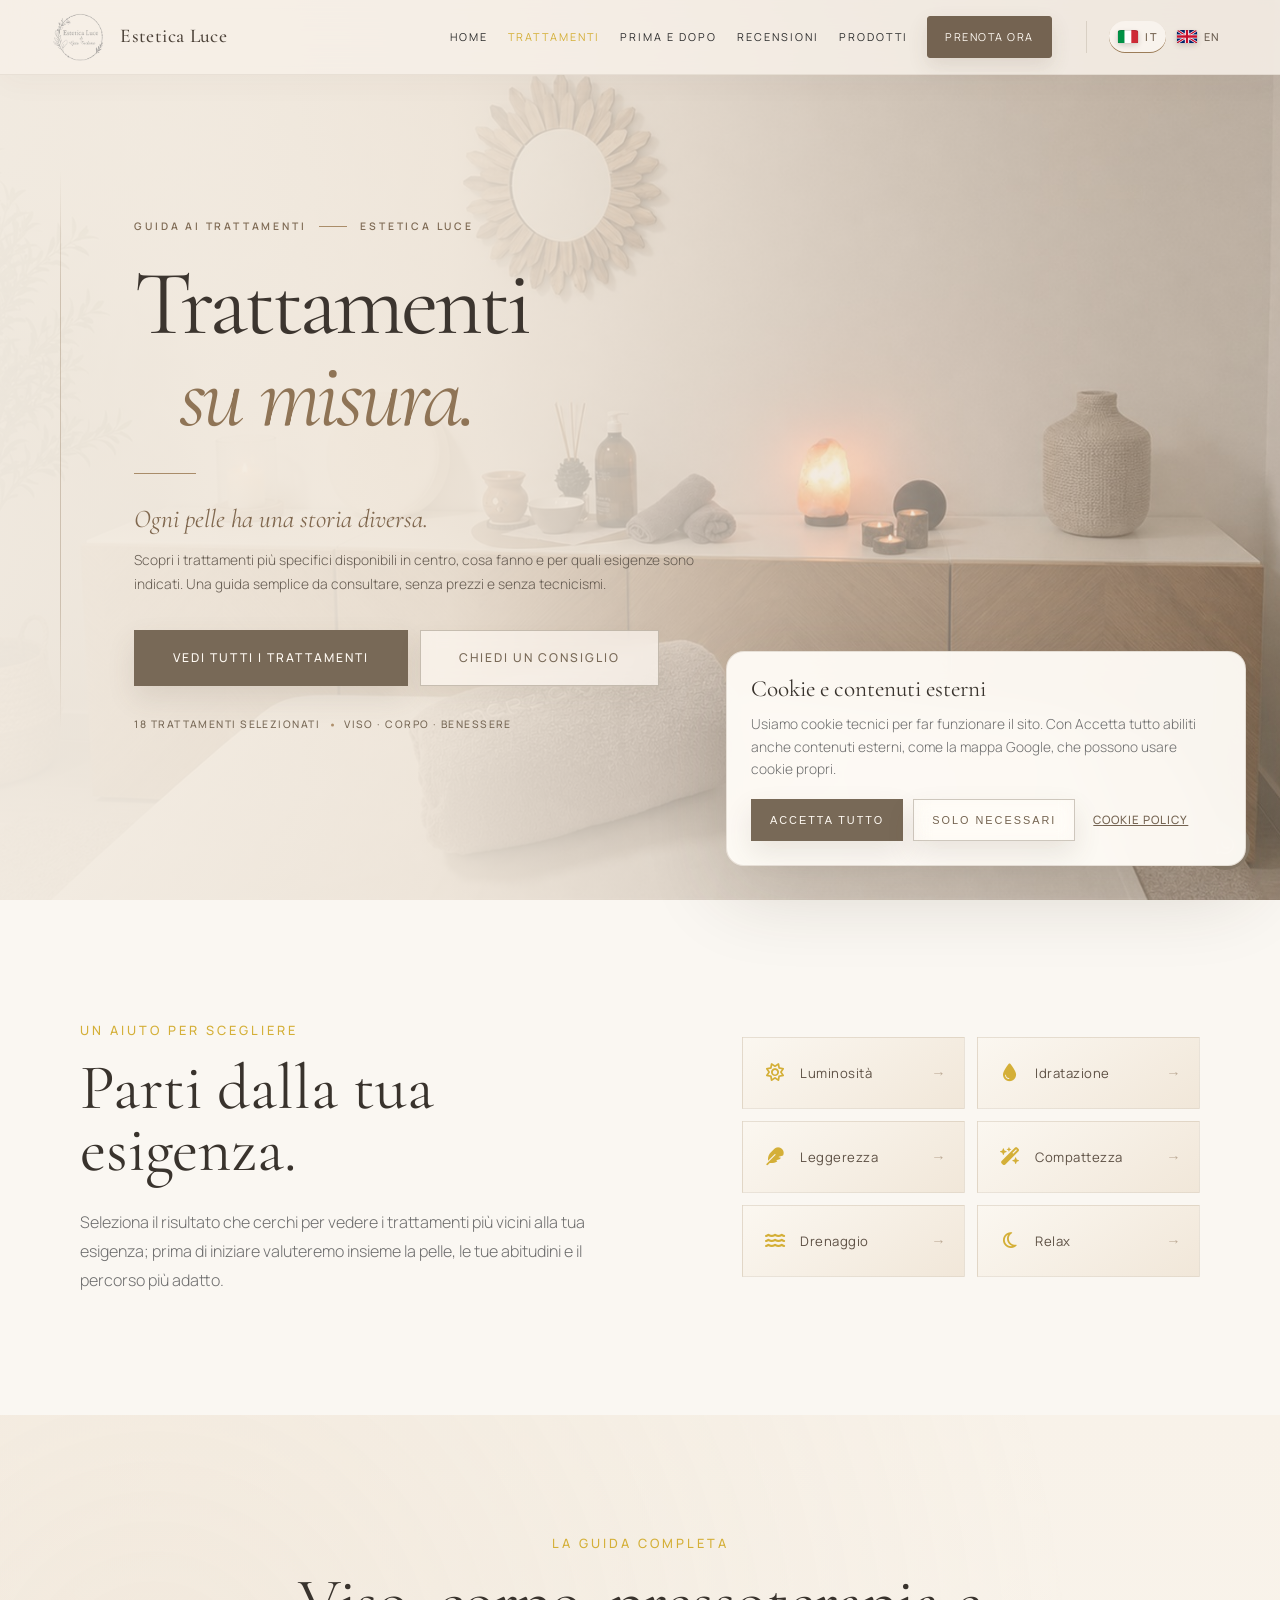
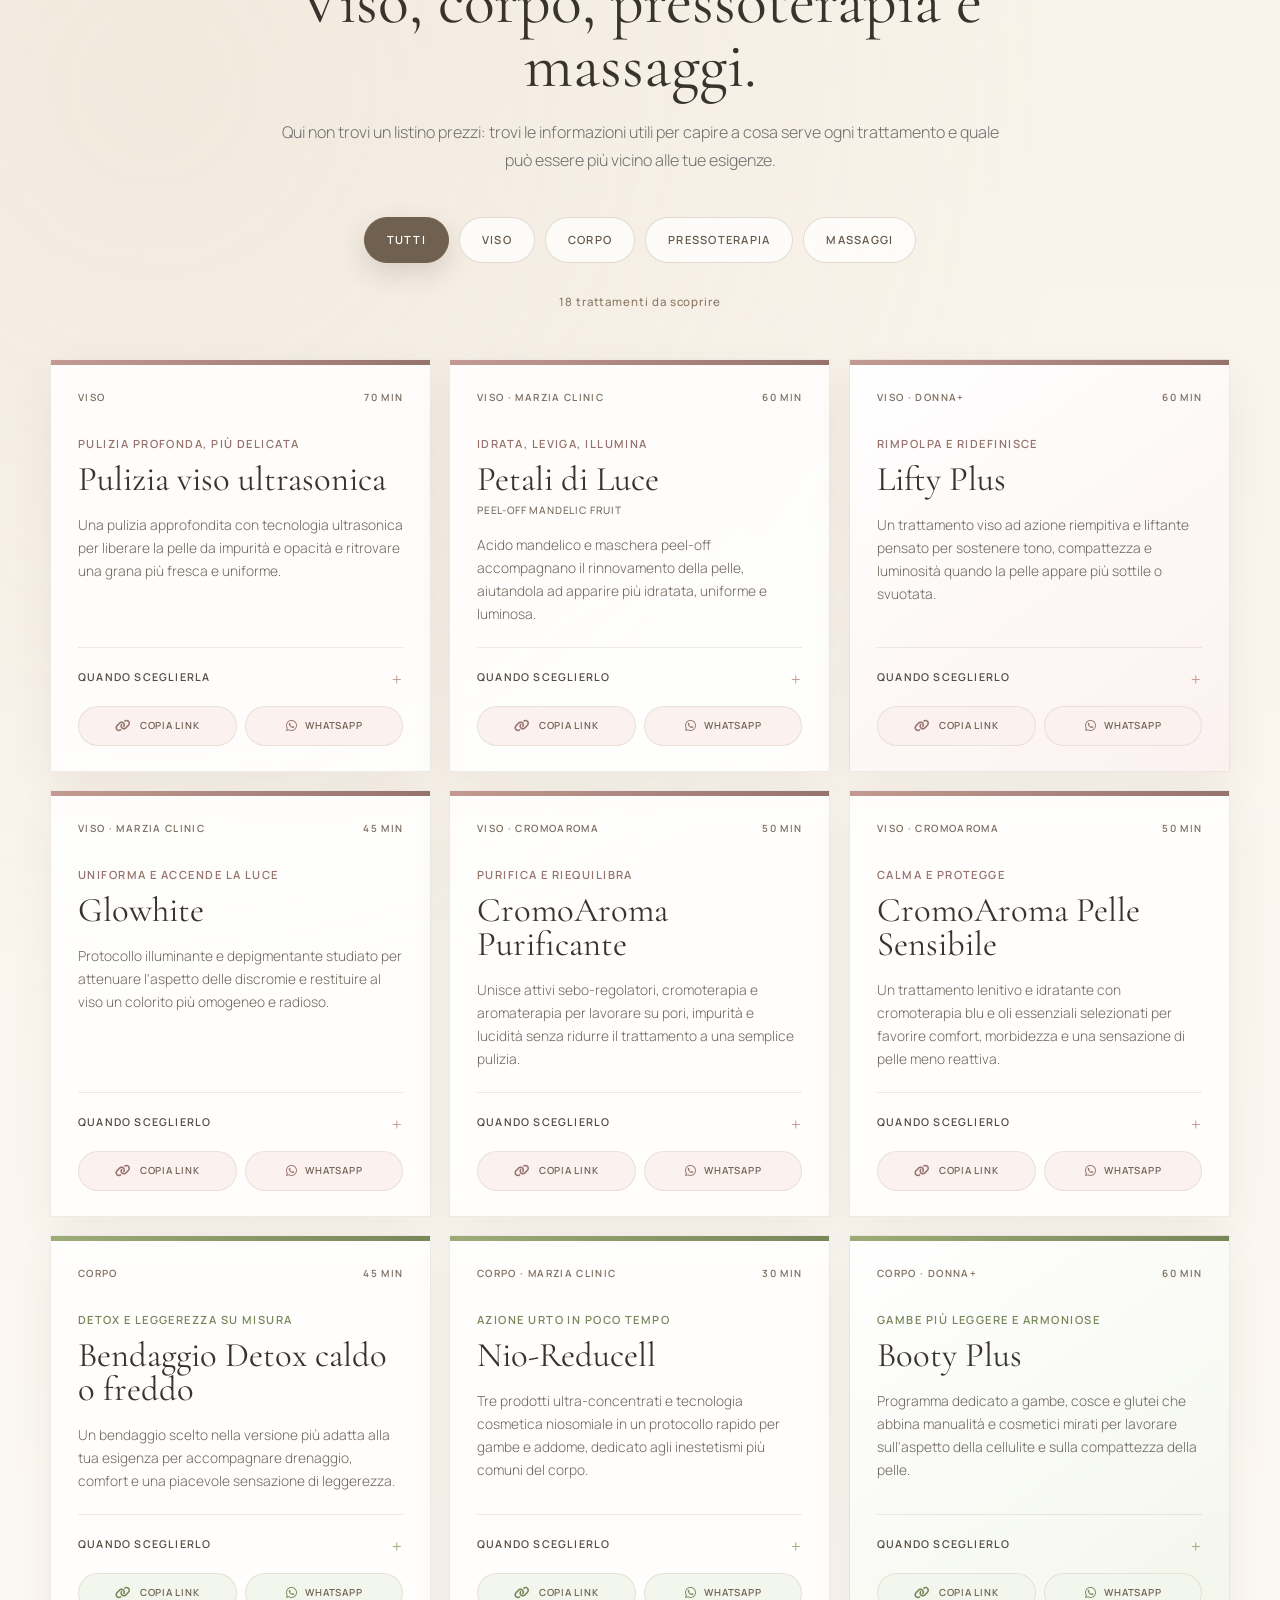
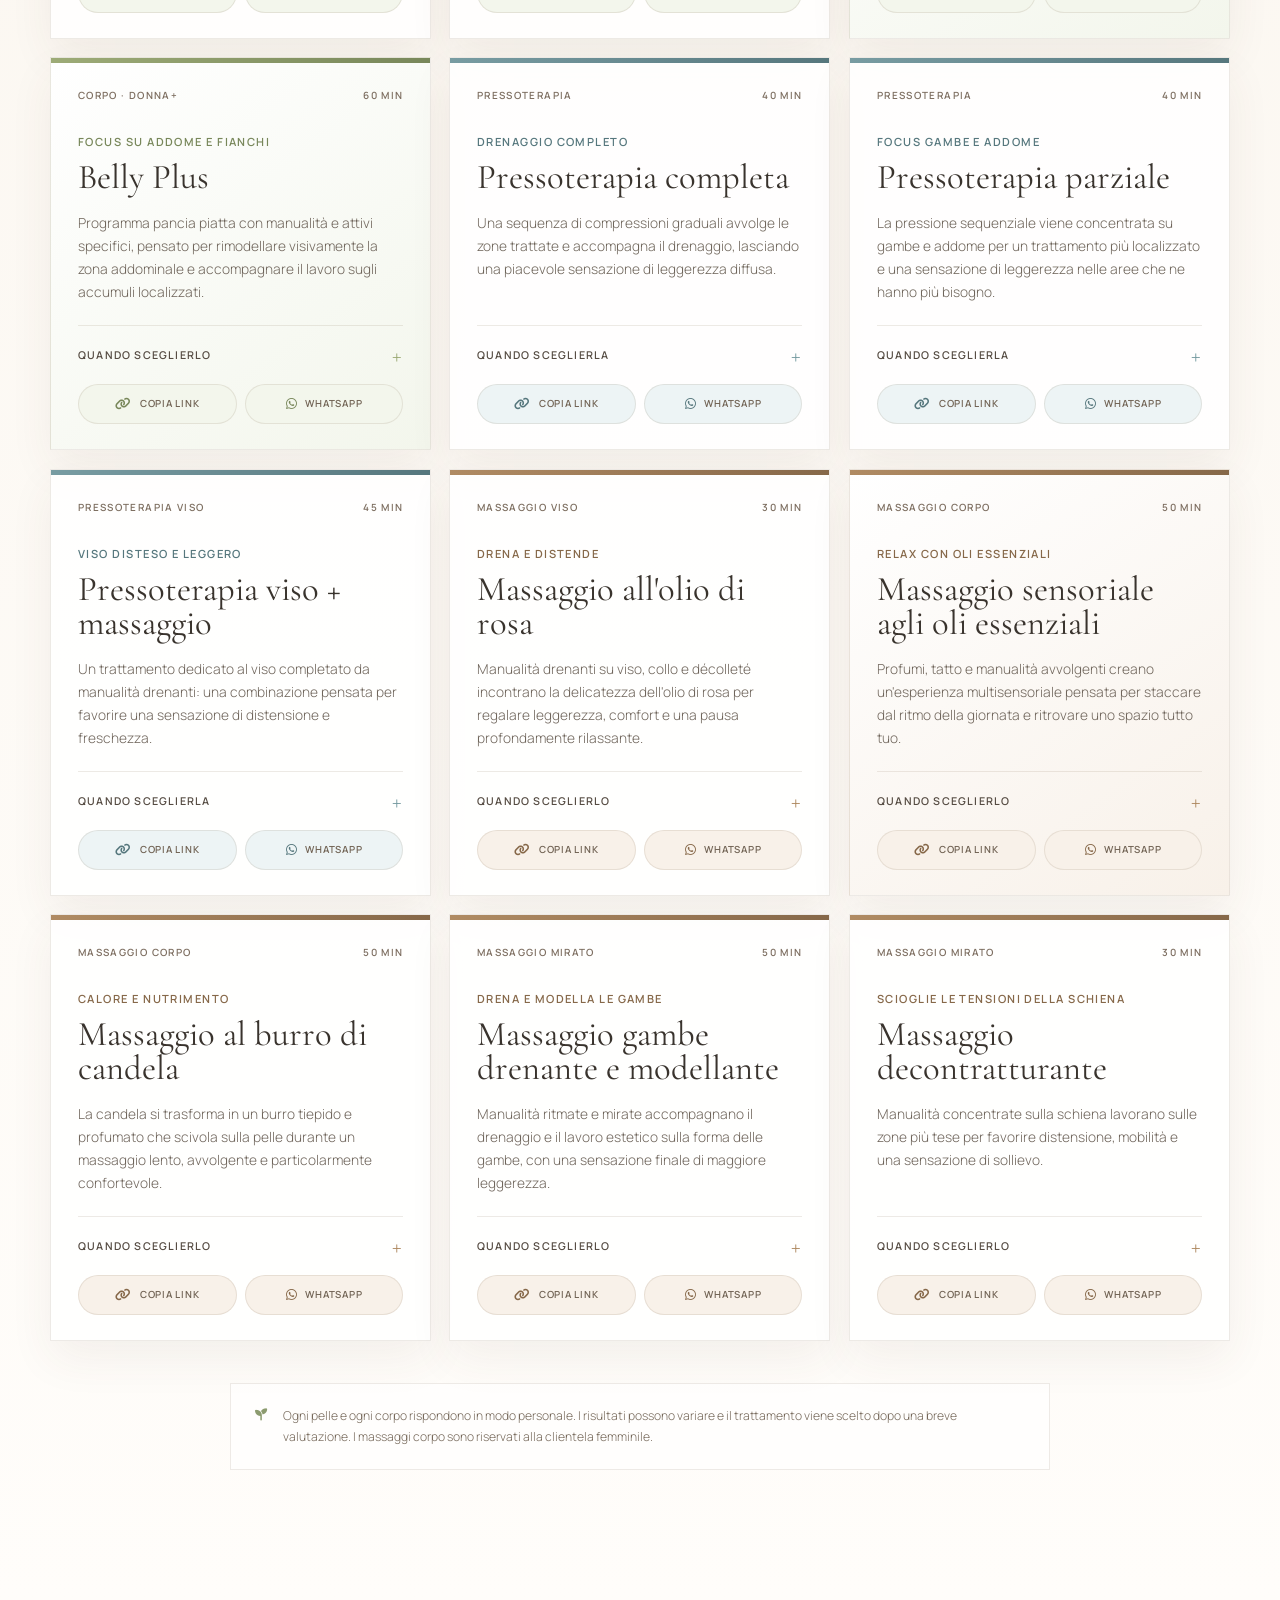
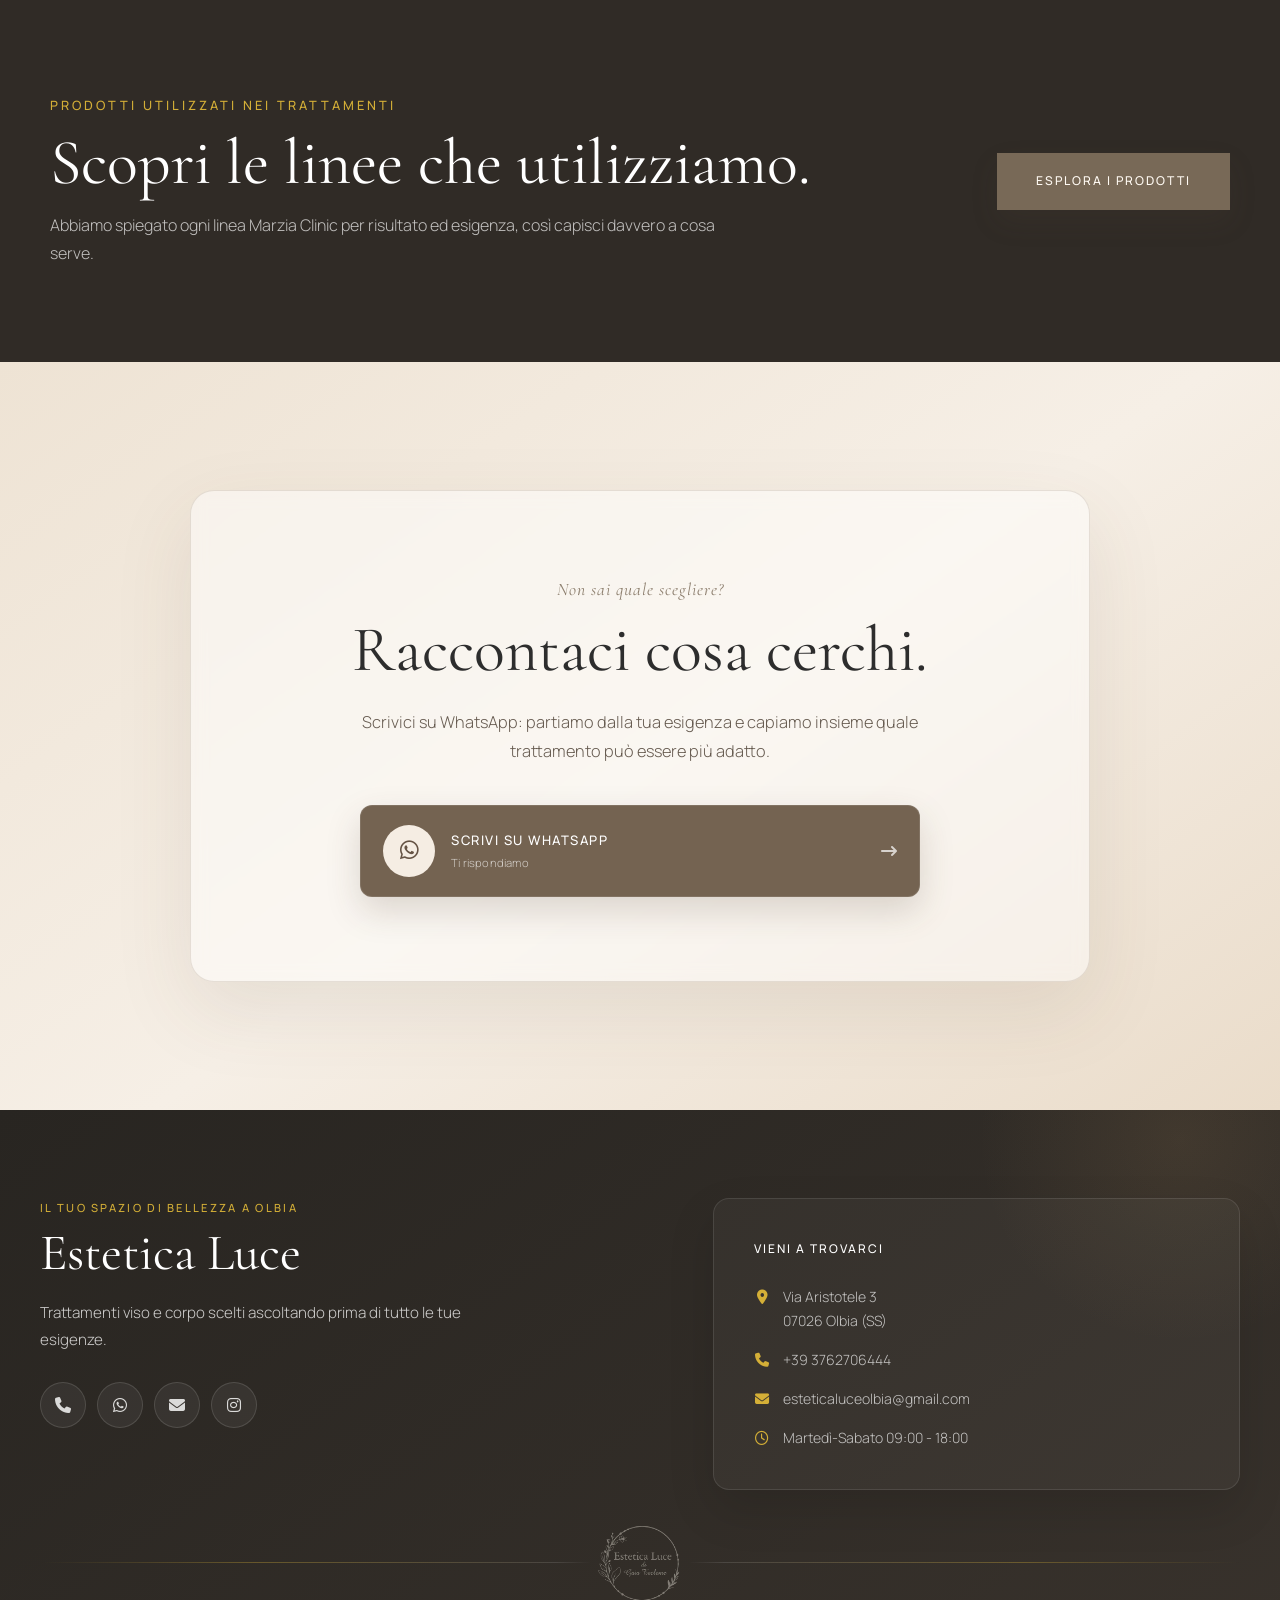
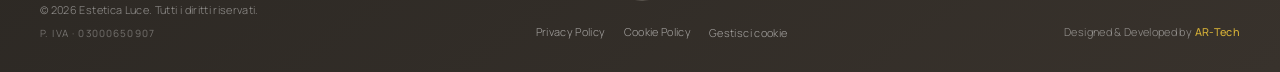
<file: trattamenti/index.html>
<!DOCTYPE html>
<html lang="it">

<head>
    <meta charset="UTF-8">
    <meta name="viewport" content="width=device-width, initial-scale=1.0">
    <title>Trattamenti viso e corpo a Olbia | Estetica Luce</title>
    <meta name="description"
        content="Guida ai trattamenti viso e corpo di Estetica Luce a Olbia: scopri cosa fanno Glowhite, Lifty Plus, Nio-Reducell, pressoterapia e massaggi.">
    <meta name="author" content="Estetica Luce di Gaia Tecleme">
    <meta name="robots" content="index, follow, max-image-preview:large, max-snippet:-1, max-video-preview:-1">
    <meta name="theme-color" content="#F2EBE1">
    <meta name="application-name" content="Estetica Luce">
    <meta name="apple-mobile-web-app-title" content="Estetica Luce">
    <link rel="icon" href="../assets/img/favicon/favicon.ico" sizes="any">
    <link rel="icon" type="image/png" sizes="32x32" href="../assets/img/favicon/favicon-32x32.png">
    <link rel="apple-touch-icon" sizes="180x180" href="../assets/img/favicon/apple-touch-icon.png">
    <link rel="manifest" href="../manifest.webmanifest">
    <link rel="preload" as="image" href="../assets/img/optimized/cabina-rituale-wide-1800.jpg"
        media="(min-width: 769px)" fetchpriority="high">
    <link rel="preload" as="image" href="../assets/img/optimized/cabina-rituale-wide-960.jpg"
        media="(max-width: 768px)" fetchpriority="high">
    <link rel="canonical" href="https://andrearuz97.github.io/Estetica_Luce_site/trattamenti/">
    <link rel="alternate" hreflang="it" href="https://andrearuz97.github.io/Estetica_Luce_site/trattamenti/">
    <link rel="alternate" hreflang="en" href="https://andrearuz97.github.io/Estetica_Luce_site/en/treatments/">
    <link rel="alternate" hreflang="x-default" href="https://andrearuz97.github.io/Estetica_Luce_site/trattamenti/">
    <meta property="og:type" content="website">
    <meta property="og:locale" content="it_IT">
    <meta property="og:locale:alternate" content="en_GB">
    <meta property="og:site_name" content="Estetica Luce">
    <meta property="og:title" content="Trattamenti viso e corpo a Olbia | Estetica Luce">
    <meta property="og:description" content="Una guida chiara ai trattamenti viso, corpo, pressoterapia e massaggi disponibili da Estetica Luce a Olbia.">
    <meta property="og:url" content="https://andrearuz97.github.io/Estetica_Luce_site/trattamenti/">
    <meta property="og:image" content="https://andrearuz97.github.io/Estetica_Luce_site/assets/img/og-estetica-luce.png">
    <meta property="og:image:secure_url" content="https://andrearuz97.github.io/Estetica_Luce_site/assets/img/og-estetica-luce.png">
    <meta property="og:image:type" content="image/png">
    <meta property="og:image:width" content="1200">
    <meta property="og:image:height" content="630">
    <meta property="og:image:alt" content="Logo Estetica Luce di Gaia Tecleme">
    <meta name="twitter:card" content="summary_large_image">
    <meta name="twitter:title" content="Trattamenti viso e corpo a Olbia | Estetica Luce">
    <meta name="twitter:description" content="Scopri cosa fanno i trattamenti viso, corpo, pressoterapia e massaggi disponibili a Olbia.">
    <meta name="twitter:image" content="https://andrearuz97.github.io/Estetica_Luce_site/assets/img/og-estetica-luce.png">
    <meta name="twitter:image:alt" content="Logo Estetica Luce di Gaia Tecleme">
    <script type="application/ld+json">
        {
            "@context": "https://schema.org",
            "@graph": [
                {
                    "@type": "WebPage",
                    "@id": "https://andrearuz97.github.io/Estetica_Luce_site/trattamenti/#webpage",
                    "url": "https://andrearuz97.github.io/Estetica_Luce_site/trattamenti/",
                    "name": "Trattamenti viso e corpo a Olbia | Estetica Luce",
                    "description": "Guida ai trattamenti viso e corpo, pressoterapia e massaggi disponibili da Estetica Luce a Olbia.",
                    "inLanguage": "it-IT",
                    "isPartOf": { "@id": "https://andrearuz97.github.io/Estetica_Luce_site/#website" },
                    "about": { "@id": "https://andrearuz97.github.io/Estetica_Luce_site/#beautysalon" },
                    "mainEntity": { "@id": "https://andrearuz97.github.io/Estetica_Luce_site/trattamenti/#elenco" },
                    "primaryImageOfPage": {
                        "@type": "ImageObject",
                        "url": "https://andrearuz97.github.io/Estetica_Luce_site/assets/img/optimized/cabina-rituale-wide-1800.jpg"
                    }
                },
                {
                    "@type": "BreadcrumbList",
                    "@id": "https://andrearuz97.github.io/Estetica_Luce_site/trattamenti/#breadcrumb",
                    "itemListElement": [
                        { "@type": "ListItem", "position": 1, "name": "Home", "item": "https://andrearuz97.github.io/Estetica_Luce_site/" },
                        { "@type": "ListItem", "position": 2, "name": "Trattamenti", "item": "https://andrearuz97.github.io/Estetica_Luce_site/trattamenti/" }
                    ]
                },
                {
                    "@type": "ItemList",
                    "@id": "https://andrearuz97.github.io/Estetica_Luce_site/trattamenti/#elenco",
                    "name": "Trattamenti Estetica Luce",
                    "itemListOrder": "https://schema.org/ItemListUnordered",
                    "numberOfItems": 18,
                    "itemListElement": [
                        { "@type": "ListItem", "position": 1, "name": "Pulizia viso ultrasonica" },
                        { "@type": "ListItem", "position": 2, "name": "Petali di Luce - Peel-Off Mandelic Fruit" },
                        { "@type": "ListItem", "position": 3, "name": "Lifty Plus" },
                        { "@type": "ListItem", "position": 4, "name": "Glowhite" },
                        { "@type": "ListItem", "position": 5, "name": "CromoAroma Purificante" },
                        { "@type": "ListItem", "position": 6, "name": "CromoAroma Pelle Sensibile" },
                        { "@type": "ListItem", "position": 7, "name": "Bendaggio Detox caldo o freddo" },
                        { "@type": "ListItem", "position": 8, "name": "Nio-Reducell" },
                        { "@type": "ListItem", "position": 9, "name": "Booty Plus" },
                        { "@type": "ListItem", "position": 10, "name": "Belly Plus" },
                        { "@type": "ListItem", "position": 11, "name": "Pressoterapia completa" },
                        { "@type": "ListItem", "position": 12, "name": "Pressoterapia parziale" },
                        { "@type": "ListItem", "position": 13, "name": "Pressoterapia viso con massaggio" },
                        { "@type": "ListItem", "position": 14, "name": "Massaggio all'olio di rosa" },
                        { "@type": "ListItem", "position": 15, "name": "Massaggio sensoriale agli oli essenziali" },
                        { "@type": "ListItem", "position": 16, "name": "Massaggio al burro di candela" },
                        { "@type": "ListItem", "position": 17, "name": "Massaggio gambe drenante e modellante" },
                        { "@type": "ListItem", "position": 18, "name": "Massaggio decontratturante" }
                    ]
                }
            ]
        }
    </script>
    <link rel="stylesheet" href="../assets/vendor/fontawesome/css/all.css">
    <link rel="stylesheet" href="../assets/style/style.css?v=20260807-3">
</head>

<body>
    <header class="main-header">
        <a href="../index.html#home" class="logo-link" title="Torna alla Home">
            <img src="../assets/img/logo-estetica-luce-transparent.png" alt="Estetica Luce" class="navbar-logo"
                width="1309" height="1201" decoding="async">
            <span class="navbar-brand-text"><strong>Estetica Luce</strong></span>
        </a>
        <nav class="nav-links" aria-label="Navigazione principale">
            <a href="../index.html#home">Home</a>
            <a href="./index.html" aria-current="page">Trattamenti</a>
            <a href="../index.html#prima-dopo">Prima e Dopo</a>
            <a href="../index.html#recensioni">Recensioni</a>
            <a href="../prodotti/index.html">Prodotti</a>
            <a href="#contatti">Prenota Ora</a>
        </nav>
        <div class="language-switcher" aria-label="Selezione lingua">
            <a href="./index.html" class="language-option" aria-current="page">
                <span class="language-flag flag-it" aria-hidden="true"></span><span>IT</span>
            </a>
            <a href="../en/treatments/index.html" class="language-option">
                <span class="language-flag flag-en" aria-hidden="true"></span><span>EN</span>
            </a>
        </div>
        <button class="hamburger-menu" id="hamburger-toggle" type="button" aria-label="Apri menu"
            aria-expanded="false">
            <span class="bar"></span><span class="bar"></span><span class="bar"></span>
        </button>
    </header>

    <main>
        <section class="page-hero treatments-hero">
            <div class="page-hero-content treatments-hero-content">
                <span class="hero-eyebrow">Guida ai trattamenti <i aria-hidden="true"></i> Estetica Luce</span>
                <h1 class="page-hero-title"><span>Trattamenti</span><em>su misura.</em></h1>
                <div class="gold-divider" aria-hidden="true"></div>
                <p class="page-hero-tagline">Ogni pelle ha una storia diversa.</p>
                <p class="page-hero-description">Scopri i trattamenti più specifici disponibili in centro, cosa fanno e
                    per quali esigenze sono indicati. Una guida semplice da consultare, senza prezzi e senza tecnicismi.</p>
                <div class="hero-actions page-hero-actions">
                    <a href="#catalogo" class="btn-luxury">Vedi tutti i trattamenti</a>
                    <a href="#contatti" class="btn-luxury btn-luxury-secondary">Chiedi un consiglio</a>
                </div>
                <div class="hero-meta" aria-label="Contenuti della guida">
                    <span>18 trattamenti selezionati</span>
                    <span>Viso · corpo · benessere</span>
                </div>
            </div>
        </section>

        <section id="come-scegliere" class="treatment-intro-section">
            <div class="treatment-intro-copy">
                <span class="ritual-category">Un aiuto per scegliere</span>
                <h2>Parti dalla tua esigenza.</h2>
                <p>Seleziona il risultato che cerchi per vedere i trattamenti più vicini alla tua esigenza; prima di
                    iniziare valuteremo insieme la pelle, le tue abitudini e il percorso più adatto.</p>
            </div>
            <div class="treatment-needs" role="group" aria-label="Filtra per esigenza">
                <button type="button" class="treatment-need" data-treatment-need="radiance" aria-pressed="false"><i class="fa-regular fa-sun" aria-hidden="true"></i><span>Luminosità</span></button>
                <button type="button" class="treatment-need" data-treatment-need="hydration" aria-pressed="false"><i class="fa-solid fa-droplet" aria-hidden="true"></i><span>Idratazione</span></button>
                <button type="button" class="treatment-need" data-treatment-need="lightness" aria-pressed="false"><i class="fa-solid fa-feather" aria-hidden="true"></i><span>Leggerezza</span></button>
                <button type="button" class="treatment-need" data-treatment-need="firmness" aria-pressed="false"><i class="fa-solid fa-wand-magic-sparkles" aria-hidden="true"></i><span>Compattezza</span></button>
                <button type="button" class="treatment-need" data-treatment-need="drainage" aria-pressed="false"><i class="fa-solid fa-water" aria-hidden="true"></i><span>Drenaggio</span></button>
                <button type="button" class="treatment-need" data-treatment-need="relaxation" aria-pressed="false"><i class="fa-regular fa-moon" aria-hidden="true"></i><span>Relax</span></button>
            </div>
        </section>

        <section id="catalogo" class="treatment-catalog-section">
            <div class="treatment-catalog-heading">
                <span class="ritual-category">La guida completa</span>
                <h2>Viso, corpo, pressoterapia e massaggi.</h2>
                <p>Qui non trovi un listino prezzi: trovi le informazioni utili per capire a cosa serve ogni trattamento
                    e quale può essere più vicino alle tue esigenze.</p>
            </div>

            <div class="treatment-filters" role="group" aria-label="Filtra i trattamenti">
                <button type="button" class="treatment-filter is-active" data-treatment-filter="all" aria-pressed="true">Tutti</button>
                <button type="button" class="treatment-filter" data-treatment-filter="viso" aria-pressed="false">Viso</button>
                <button type="button" class="treatment-filter" data-treatment-filter="corpo" aria-pressed="false">Corpo</button>
                <button type="button" class="treatment-filter" data-treatment-filter="pressoterapia" aria-pressed="false">Pressoterapia</button>
                <button type="button" class="treatment-filter" data-treatment-filter="massaggi" aria-pressed="false">Massaggi</button>
            </div>
            <div class="treatment-filter-feedback">
                <p class="treatment-filter-status" data-treatment-status aria-live="polite">18 trattamenti da scoprire</p>
                <button type="button" class="treatment-view-share" data-treatment-view-share hidden><i class="fa-solid fa-share-nodes" aria-hidden="true"></i><span aria-live="polite">Condividi questa selezione</span></button>
            </div>

            <div class="treatment-card-grid">
                <article class="treatment-card treatment-card-viso" data-treatment-card data-category="viso">
                    <div class="treatment-card-meta"><span>Viso</span><span>70 min</span></div>
                    <p class="treatment-card-result">Pulizia profonda, più delicata</p>
                    <h3>Pulizia viso ultrasonica</h3>
                    <p>Una pulizia approfondita con tecnologia ultrasonica per liberare la pelle da impurità e opacità
                        e ritrovare una grana più fresca e uniforme.</p>
                    <details><summary>Quando sceglierla</summary><p>Quando senti la pelle congestionata, spenta o ruvida
                        e desideri una pulizia più intensa della classica.</p></details>
                </article>

                <article class="treatment-card treatment-card-viso" data-treatment-card data-category="viso">
                    <div class="treatment-card-meta"><span>Viso · Marzia Clinic</span><span>60 min</span></div>
                    <p class="treatment-card-result">Idrata, leviga, illumina</p>
                    <h3>Petali di Luce<br><small>Peel-Off Mandelic Fruit</small></h3>
                    <p>Acido mandelico e maschera peel-off accompagnano il rinnovamento della pelle, aiutandola ad
                        apparire più idratata, uniforme e luminosa.</p>
                    <details><summary>Quando sceglierlo</summary><p>Ideale per pelli delicate, sensibili o disidratate che
                        cercano un trattamento anti-age, restitutivo e illuminante.</p></details>
                </article>

                <article class="treatment-card treatment-card-viso treatment-card-featured" data-treatment-card data-category="viso">
                    <div class="treatment-card-meta"><span>Viso · Donna+</span><span>60 min</span></div>
                    <p class="treatment-card-result">Rimpolpa e ridefinisce</p>
                    <h3>Lifty Plus</h3>
                    <p>Un trattamento viso ad azione riempitiva e liftante pensato per sostenere tono, compattezza e
                        luminosità quando la pelle appare più sottile o svuotata.</p>
                    <details><summary>Quando sceglierlo</summary><p>Particolarmente indicato durante i cambiamenti ormonali
                        di pre-menopausa, menopausa e post-menopausa.</p></details>
                </article>

                <article class="treatment-card treatment-card-viso" data-treatment-card data-category="viso">
                    <div class="treatment-card-meta"><span>Viso · Marzia Clinic</span><span>45 min</span></div>
                    <p class="treatment-card-result">Uniforma e accende la luce</p>
                    <h3>Glowhite</h3>
                    <p>Protocollo illuminante e depigmentante studiato per attenuare l'aspetto delle discromie e
                        restituire al viso un colorito più omogeneo e radioso.</p>
                    <details><summary>Quando sceglierlo</summary><p>Per macchie e irregolarità del tono legate a sole,
                        invecchiamento o cambiamenti ormonali. La valutazione iniziale è fondamentale.</p></details>
                </article>

                <article class="treatment-card treatment-card-viso" data-treatment-card data-category="viso">
                    <div class="treatment-card-meta"><span>Viso · CromoAroma</span><span>50 min</span></div>
                    <p class="treatment-card-result">Purifica e riequilibra</p>
                    <h3>CromoAroma Purificante</h3>
                    <p>Unisce attivi sebo-regolatori, cromoterapia e aromaterapia per lavorare su pori, impurità e
                        lucidità senza ridurre il trattamento a una semplice pulizia.</p>
                    <details><summary>Quando sceglierlo</summary><p>Per pelle impura, asfittica o irregolare, con pori
                        visibili, eccesso di sebo e imperfezioni ricorrenti.</p></details>
                </article>

                <article class="treatment-card treatment-card-viso" data-treatment-card data-category="viso">
                    <div class="treatment-card-meta"><span>Viso · CromoAroma</span><span>50 min</span></div>
                    <p class="treatment-card-result">Calma e protegge</p>
                    <h3>CromoAroma Pelle Sensibile</h3>
                    <p>Un trattamento lenitivo e idratante con cromoterapia blu e oli essenziali selezionati per favorire
                        comfort, morbidezza e una sensazione di pelle meno reattiva.</p>
                    <details><summary>Quando sceglierlo</summary><p>Quando la pelle tira, appare arrossata, disidratata o
                        reagisce facilmente agli agenti esterni.</p></details>
                </article>

                <article class="treatment-card treatment-card-corpo" data-treatment-card data-category="corpo">
                    <div class="treatment-card-meta"><span>Corpo</span><span>45 min</span></div>
                    <p class="treatment-card-result">Detox e leggerezza su misura</p>
                    <h3>Bendaggio Detox caldo o freddo</h3>
                    <p>Un bendaggio scelto nella versione più adatta alla tua esigenza per accompagnare drenaggio,
                        comfort e una piacevole sensazione di leggerezza.</p>
                    <details><summary>Quando sceglierlo</summary><p>Quando avverti gonfiore, pesantezza o desideri inserire
                        un'azione detox all'interno di un percorso corpo.</p></details>
                </article>

                <article class="treatment-card treatment-card-corpo" data-treatment-card data-category="corpo">
                    <div class="treatment-card-meta"><span>Corpo · Marzia Clinic</span><span>30 min</span></div>
                    <p class="treatment-card-result">Azione urto in poco tempo</p>
                    <h3>Nio-Reducell</h3>
                    <p>Tre prodotti ultra-concentrati e tecnologia cosmetica niosomiale in un protocollo rapido per
                        gambe e addome, dedicato agli inestetismi più comuni del corpo.</p>
                    <details><summary>Quando sceglierlo</summary><p>Per ritenzione, gonfiore, pesantezza alle gambe,
                        cellulite e accumuli localizzati.</p></details>
                </article>

                <article class="treatment-card treatment-card-corpo treatment-card-featured" data-treatment-card data-category="corpo">
                    <div class="treatment-card-meta"><span>Corpo · Donna+</span><span>60 min</span></div>
                    <p class="treatment-card-result">Gambe più leggere e armoniose</p>
                    <h3>Booty Plus</h3>
                    <p>Programma dedicato a gambe, cosce e glutei che abbina manualità e cosmetici mirati per lavorare
                        sull'aspetto della cellulite e sulla compattezza della pelle.</p>
                    <details><summary>Quando sceglierlo</summary><p>Per effetto a buccia d'arancia, gonfiore e tessuti che
                        desideri sentire più tonici e leggeri.</p></details>
                </article>

                <article class="treatment-card treatment-card-corpo treatment-card-featured" data-treatment-card data-category="corpo">
                    <div class="treatment-card-meta"><span>Corpo · Donna+</span><span>60 min</span></div>
                    <p class="treatment-card-result">Focus su addome e fianchi</p>
                    <h3>Belly Plus</h3>
                    <p>Programma pancia piatta con manualità e attivi specifici, pensato per rimodellare visivamente la
                        zona addominale e accompagnare il lavoro sugli accumuli localizzati.</p>
                    <details><summary>Quando sceglierlo</summary><p>Quando il tuo obiettivo è concentrarti su addome e
                        fianchi con un percorso mirato e non invasivo.</p></details>
                </article>

                <article class="treatment-card treatment-card-presso" data-treatment-card data-category="pressoterapia">
                    <div class="treatment-card-meta"><span>Pressoterapia</span><span>40 min</span></div>
                    <p class="treatment-card-result">Drenaggio completo</p>
                    <h3>Pressoterapia completa</h3>
                    <p>Una sequenza di compressioni graduali avvolge le zone trattate e accompagna il drenaggio,
                        lasciando una piacevole sensazione di leggerezza diffusa.</p>
                    <details><summary>Quando sceglierla</summary><p>Quando senti il corpo appesantito o vuoi integrare un
                        trattamento drenante in un percorso più completo.</p></details>
                </article>

                <article class="treatment-card treatment-card-presso" data-treatment-card data-category="pressoterapia">
                    <div class="treatment-card-meta"><span>Pressoterapia</span><span>40 min</span></div>
                    <p class="treatment-card-result">Focus gambe e addome</p>
                    <h3>Pressoterapia parziale</h3>
                    <p>La pressione sequenziale viene concentrata su gambe e addome per un trattamento più localizzato
                        e una sensazione di leggerezza nelle aree che ne hanno più bisogno.</p>
                    <details><summary>Quando sceglierla</summary><p>Se gonfiore e pesantezza si concentrano soprattutto
                        nella parte inferiore del corpo e nella zona addominale.</p></details>
                </article>

                <article class="treatment-card treatment-card-presso" data-treatment-card data-category="pressoterapia">
                    <div class="treatment-card-meta"><span>Pressoterapia viso</span><span>45 min</span></div>
                    <p class="treatment-card-result">Viso disteso e leggero</p>
                    <h3>Pressoterapia viso + massaggio</h3>
                    <p>Un trattamento dedicato al viso completato da manualità drenanti: una combinazione pensata per
                        favorire una sensazione di distensione e freschezza.</p>
                    <details><summary>Quando sceglierla</summary><p>Quando il volto appare affaticato o appesantito e
                        desideri un trattamento delicato, rilassante e mirato.</p></details>
                </article>

                <article class="treatment-card treatment-card-massaggi" data-treatment-card data-category="massaggi">
                    <div class="treatment-card-meta"><span>Massaggio viso</span><span>30 min</span></div>
                    <p class="treatment-card-result">Drena e distende</p>
                    <h3>Massaggio all'olio di rosa</h3>
                    <p>Manualità drenanti su viso, collo e décolleté incontrano la delicatezza dell'olio di rosa per
                        regalare leggerezza, comfort e una pausa profondamente rilassante.</p>
                    <details><summary>Quando sceglierlo</summary><p>Quando desideri dedicare attenzione al viso senza un
                        protocollo cosmetico completo.</p></details>
                </article>

                <article class="treatment-card treatment-card-massaggi treatment-card-featured" data-treatment-card data-category="massaggi">
                    <div class="treatment-card-meta"><span>Massaggio corpo</span><span>50 min</span></div>
                    <p class="treatment-card-result">Relax con oli essenziali</p>
                    <h3>Massaggio sensoriale agli oli essenziali</h3>
                    <p>Profumi, tatto e manualità avvolgenti creano un'esperienza multisensoriale pensata per staccare
                        dal ritmo della giornata e ritrovare uno spazio tutto tuo.</p>
                    <details><summary>Quando sceglierlo</summary><p>Quando cerchi un relax più profondo e ami l'esperienza
                        olfattiva degli oli essenziali.</p></details>
                </article>

                <article class="treatment-card treatment-card-massaggi" data-treatment-card data-category="massaggi">
                    <div class="treatment-card-meta"><span>Massaggio corpo</span><span>50 min</span></div>
                    <p class="treatment-card-result">Calore e nutrimento</p>
                    <h3>Massaggio al burro di candela</h3>
                    <p>La candela si trasforma in un burro tiepido e profumato che scivola sulla pelle durante un
                        massaggio lento, avvolgente e particolarmente confortevole.</p>
                    <details><summary>Quando sceglierlo</summary><p>Se ami il calore, le texture ricche e desideri una
                        coccola sensoriale che lasci la pelle morbida.</p></details>
                </article>

                <article class="treatment-card treatment-card-massaggi" data-treatment-card data-category="massaggi">
                    <div class="treatment-card-meta"><span>Massaggio mirato</span><span>50 min</span></div>
                    <p class="treatment-card-result">Drena e modella le gambe</p>
                    <h3>Massaggio gambe drenante e modellante</h3>
                    <p>Manualità ritmate e mirate accompagnano il drenaggio e il lavoro estetico sulla forma delle
                        gambe, con una sensazione finale di maggiore leggerezza.</p>
                    <details><summary>Quando sceglierlo</summary><p>Quando le gambe si sentono pesanti e desideri un
                        trattamento manuale concentrato su drenaggio e armonia delle forme.</p></details>
                </article>

                <article class="treatment-card treatment-card-massaggi" data-treatment-card data-category="massaggi">
                    <div class="treatment-card-meta"><span>Massaggio mirato</span><span>30 min</span></div>
                    <p class="treatment-card-result">Scioglie le tensioni della schiena</p>
                    <h3>Massaggio decontratturante</h3>
                    <p>Manualità concentrate sulla schiena lavorano sulle zone più tese per favorire distensione,
                        mobilità e una sensazione di sollievo.</p>
                    <details><summary>Quando sceglierlo</summary><p>Quando stress, postura o vita sedentaria lasciano la
                        schiena rigida e affaticata. Non sostituisce un trattamento sanitario.</p></details>
                </article>
            </div>

            <div class="treatment-catalog-note">
                <i class="fa-solid fa-seedling" aria-hidden="true"></i>
                <p>Ogni pelle e ogni corpo rispondono in modo personale. I risultati possono variare e il trattamento
                    viene scelto dopo una breve valutazione. I massaggi corpo sono riservati alla clientela femminile.</p>
            </div>
        </section>

        <section class="treatment-products-link">
            <div>
                <span class="ritual-category">Prodotti utilizzati nei trattamenti</span>
                <h2>Scopri le linee che utilizziamo.</h2>
                <p>Abbiamo spiegato ogni linea Marzia Clinic per risultato ed esigenza, così capisci davvero a cosa serve.</p>
            </div>
            <a href="../prodotti/index.html" class="btn-luxury">Esplora i prodotti</a>
        </section>

        <section id="contatti" class="contact-section">
            <div class="contact-container">
                <span class="contact-subtitle">Non sai quale scegliere?</span>
                <h2 class="contact-title">Raccontaci cosa cerchi.</h2>
                <p class="contact-desc">Scrivici su WhatsApp: partiamo dalla tua esigenza e capiamo insieme quale
                    trattamento può essere più adatto.</p>
                <div class="contact-buttons-group">
                    <a href="https://wa.me/393762706444?text=Ciao!%20Ho%20visto%20i%20trattamenti%20sul%20sito%20e%20vorrei%20capire%20quale%20pu%C3%B2%20essere%20pi%C3%B9%20adatto%20a%20me."
                        target="_blank" rel="noopener noreferrer" class="btn-contact-action btn-whatsapp">
                        <span class="contact-whatsapp-icon"><i class="fa-brands fa-whatsapp"></i></span>
                        <span class="contact-whatsapp-copy"><strong>Scrivi su WhatsApp</strong><small>Ti rispondiamo</small></span>
                        <i class="fa-solid fa-arrow-right-long contact-whatsapp-arrow" aria-hidden="true"></i>
                    </a>
                </div>
            </div>
        </section>

    </main>

    <footer class="main-footer">
        <div class="footer-container">
            <div class="footer-main-grid">
                <div class="footer-brand-block">
                    <span class="footer-eyebrow">Il tuo spazio di bellezza a Olbia</span>
                    <h2>Estetica Luce</h2>
                    <p>Trattamenti viso e corpo scelti ascoltando prima di tutto le tue esigenze.</p>
                    <div class="footer-socials" aria-label="Contatti e social">
                        <a href="tel:+393762706444" class="footer-social-circle" aria-label="Chiama Estetica Luce"><i class="fa-solid fa-phone"></i></a>
                        <a href="https://wa.me/393762706444" target="_blank" rel="noopener noreferrer" class="footer-social-circle" aria-label="Scrivici su WhatsApp"><i class="fa-brands fa-whatsapp"></i></a>
                        <a href="mailto:esteticaluceolbia@gmail.com" class="footer-social-circle" aria-label="Invia una email"><i class="fa-solid fa-envelope"></i></a>
                        <a href="https://www.instagram.com/estetica.luce_gaia.tecleme/" target="_blank" rel="noopener noreferrer" class="footer-social-circle" aria-label="Seguici su Instagram"><i class="fa-brands fa-instagram"></i></a>
                    </div>
                </div>
                <div class="footer-info-block">
                    <h3>Vieni a trovarci</h3>
                    <a href="https://maps.google.com/?q=Via+Aristotele+3,+Olbia+SS" target="_blank" rel="noopener noreferrer" class="footer-info-link"><i class="fa-solid fa-location-dot"></i><span>Via Aristotele 3<br>07026 Olbia (SS)</span></a>
                    <a href="tel:+393762706444" class="footer-info-link"><i class="fa-solid fa-phone"></i><span>+39 3762706444</span></a>
                    <a href="mailto:esteticaluceolbia@gmail.com" class="footer-info-link"><i class="fa-solid fa-envelope"></i><span>esteticaluceolbia@gmail.com</span></a>
                    <span class="footer-appointment"><i class="fa-regular fa-clock"></i> Martedì-Sabato 09:00 - 18:00</span>
                </div>
            </div>
            <div class="footer-divider"></div>
            <div class="footer-bottom">
                <div class="footer-copyright"><p>&copy; <span id="current-year"></span> Estetica Luce. Tutti i diritti riservati.</p><span class="footer-vat">P. IVA · 03000650907</span></div>
                <div class="footer-legal-links" aria-label="Link legali"><a href="../privacy-policy/index.html">Privacy Policy</a><a href="../cookie-policy/index.html" data-cookie-policy-link>Cookie Policy</a><button type="button" data-cookie-reset>Gestisci cookie</button></div>
                <p class="footer-credit">Designed &amp; Developed by <a href="https://www.linkedin.com/in/andrea-ruzittu-575633262" class="developer-link" target="_blank" rel="noopener noreferrer">AR-Tech</a></p>
            </div>
        </div>
    </footer>

    <div class="floating-actions">
        <button id="scroll-top-btn" class="btn-floating btn-scroll" title="Torna su"><i class="fas fa-chevron-up"></i></button>
        <a href="https://wa.me/393762706444?text=Ciao!%20Ho%20visto%20i%20trattamenti%20sul%20sito%20e%20vorrei%20ricevere%20informazioni."
            target="_blank" rel="noopener noreferrer" class="btn-floating btn-whatsapp-float" title="Scrivi su WhatsApp"><i class="fab fa-whatsapp"></i></a>
    </div>
    <script src="../assets/script/script.js?v=20260808-3"></script>
</body>

</html>
</file>
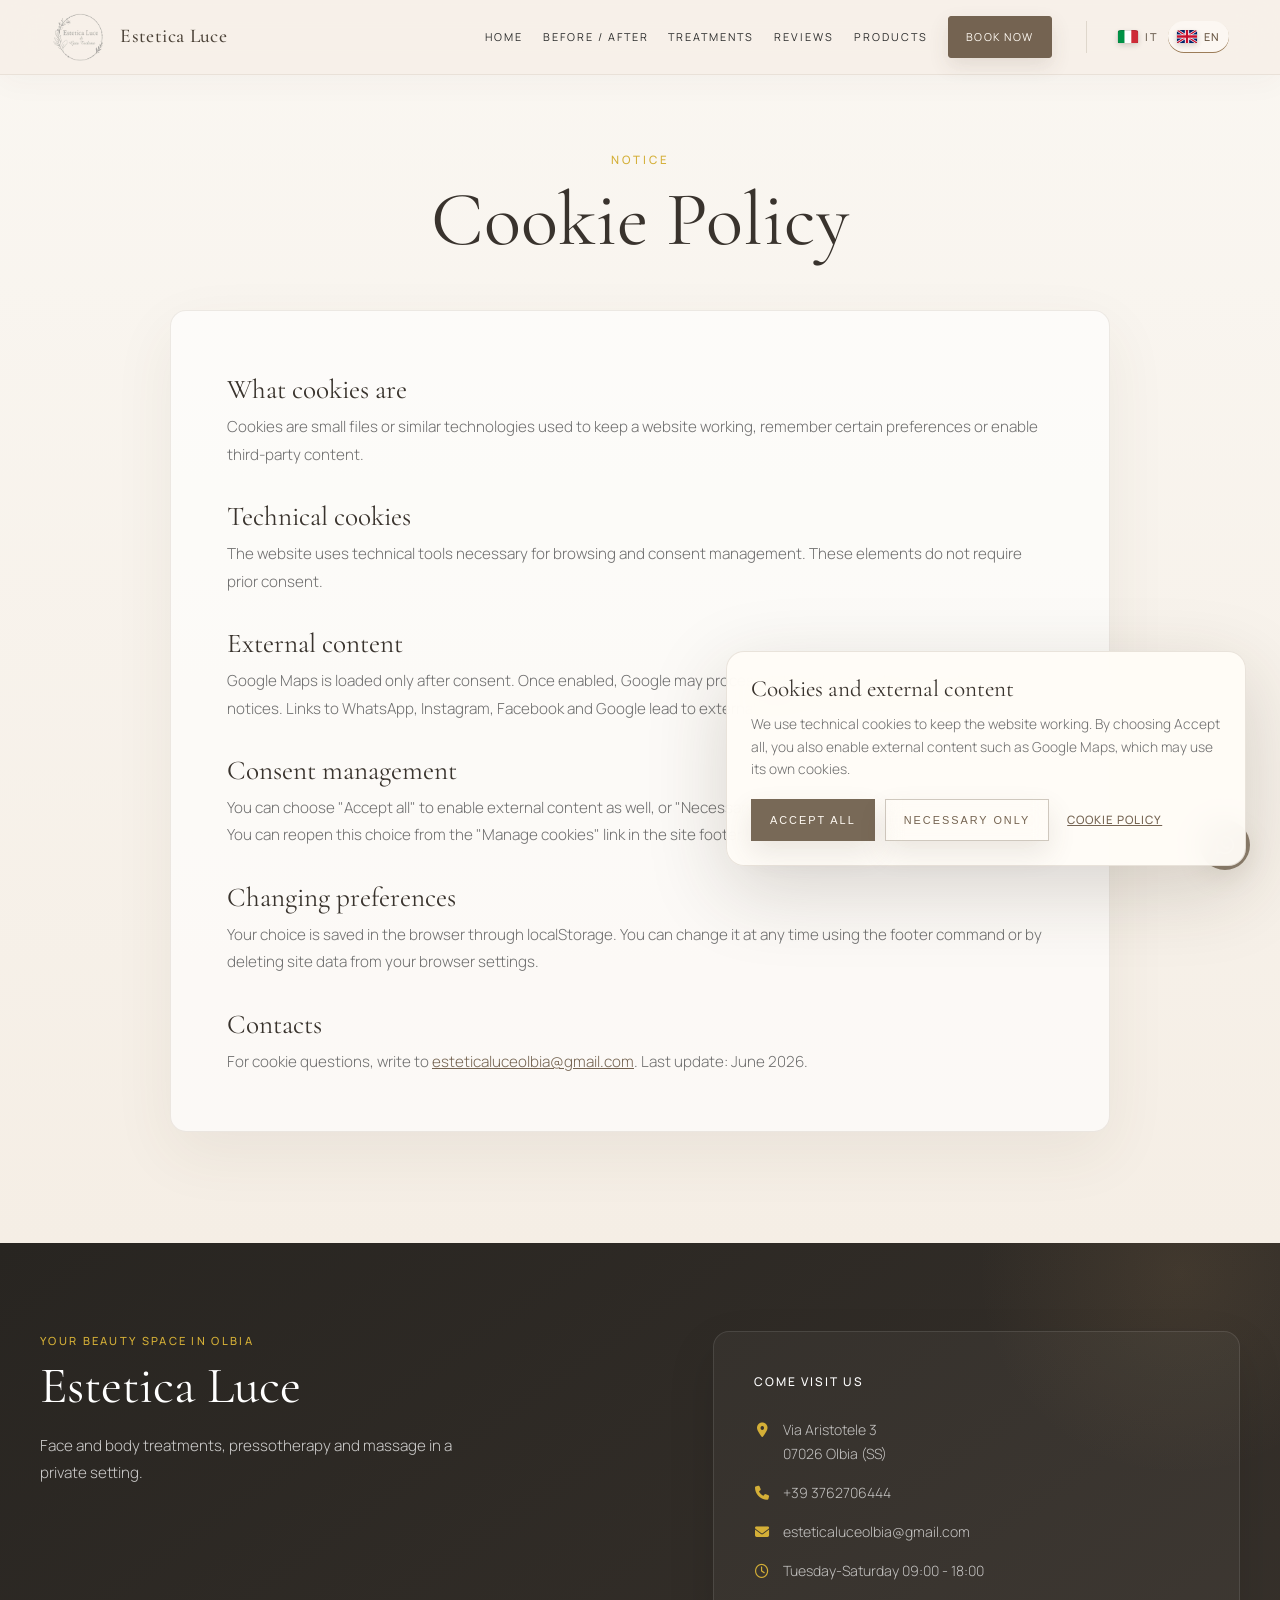
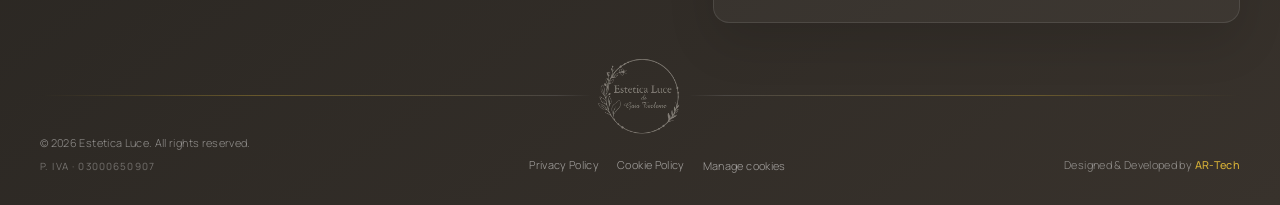
<file: en/cookie-policy/index.html>
<!DOCTYPE html>
<html lang="en">

<head>
    <meta charset="UTF-8">
    <meta name="viewport" content="width=device-width, initial-scale=1.0">
    <title>Cookie Policy | Estetica Luce</title>
    <meta name="description"
        content="Cookie Policy for Estetica Luce di Gaia Tecleme: information about technical cookies, external content and consent management.">
    <meta name="author" content="Estetica Luce di Gaia Tecleme">
    <meta name="robots" content="noindex, follow">
    <!-- Icone relative: funzionano in locale, GitHub Pages e dominio finale. Le immagini social restano temporaneamente su GitHub Pages fino al deploy sul dominio definitivo. -->
    <meta name="theme-color" content="#F2EBE1">
    <meta name="application-name" content="Estetica Luce">
    <meta name="apple-mobile-web-app-title" content="Estetica Luce">
    <link rel="icon" href="../../assets/img/favicon/favicon.ico" sizes="any">
    <link rel="icon" type="image/png" sizes="32x32" href="../../assets/img/favicon/favicon-32x32.png">
    <link rel="icon" type="image/png" sizes="16x16" href="../../assets/img/favicon/favicon-16x16.png">
    <link rel="apple-touch-icon" sizes="180x180" href="../../assets/img/favicon/apple-touch-icon.png">
    <link rel="manifest" href="../../manifest.webmanifest">
    <link rel="canonical" href="https://andrearuz97.github.io/Estetica_Luce_site/en/cookie-policy/">
    <link rel="alternate" hreflang="it" href="https://andrearuz97.github.io/Estetica_Luce_site/cookie-policy/">
    <link rel="alternate" hreflang="en" href="https://andrearuz97.github.io/Estetica_Luce_site/en/cookie-policy/">
    <link rel="alternate" hreflang="x-default" href="https://andrearuz97.github.io/Estetica_Luce_site/cookie-policy/">
    <meta property="og:type" content="website">
    <meta property="og:locale" content="en_GB">
    <meta property="og:locale:alternate" content="it_IT">
    <meta property="og:site_name" content="Estetica Luce">
    <meta property="og:title" content="Cookie Policy | Estetica Luce">
    <meta property="og:description"
        content="Information about technical cookies, external content and consent management on the Estetica Luce website.">
    <meta property="og:url" content="https://andrearuz97.github.io/Estetica_Luce_site/en/cookie-policy/">
    <meta property="og:image" content="https://andrearuz97.github.io/Estetica_Luce_site/assets/img/og-estetica-luce.png">
    <meta property="og:image:secure_url" content="https://andrearuz97.github.io/Estetica_Luce_site/assets/img/og-estetica-luce.png">
    <meta property="og:image:type" content="image/png">
    <meta property="og:image:width" content="1200">
    <meta property="og:image:height" content="630">
    <meta property="og:image:alt" content="Estetica Luce by Gaia Tecleme logo">
    <meta name="twitter:card" content="summary_large_image">
    <meta name="twitter:title" content="Cookie Policy | Estetica Luce">
    <meta name="twitter:description"
        content="Information about technical cookies, external content and consent management.">
    <meta name="twitter:image" content="https://andrearuz97.github.io/Estetica_Luce_site/assets/img/og-estetica-luce.png">
    <meta name="twitter:image:alt" content="Estetica Luce by Gaia Tecleme logo">
    <script type="application/ld+json">
        {
            "@context": "https://schema.org",
            "@graph": [
                {
                    "@type": "BeautySalon",
                    "@id": "https://andrearuz97.github.io/Estetica_Luce_site/#beautysalon",
                    "name": "Estetica Luce",
                    "url": "https://andrearuz97.github.io/Estetica_Luce_site/",
                    "logo": "https://andrearuz97.github.io/Estetica_Luce_site/assets/img/favicon/apple-touch-icon.png"
                },
                {
                    "@type": "WebPage",
                    "@id": "https://andrearuz97.github.io/Estetica_Luce_site/en/cookie-policy/#webpage",
                    "url": "https://andrearuz97.github.io/Estetica_Luce_site/en/cookie-policy/",
                    "name": "Cookie Policy | Estetica Luce",
                    "description": "Cookie Policy for Estetica Luce di Gaia Tecleme: information about technical cookies, external content and consent management.",
                    "inLanguage": "en-GB",
                    "isPartOf": {
                        "@id": "https://andrearuz97.github.io/Estetica_Luce_site/#website"
                    },
                    "publisher": {
                        "@id": "https://andrearuz97.github.io/Estetica_Luce_site/#beautysalon"
                    }
                },
                {
                    "@type": "BreadcrumbList",
                    "@id": "https://andrearuz97.github.io/Estetica_Luce_site/en/cookie-policy/#breadcrumb",
                    "itemListElement": [
                        {
                            "@type": "ListItem",
                            "position": 1,
                            "name": "Home",
                            "item": "https://andrearuz97.github.io/Estetica_Luce_site/en/"
                        },
                        {
                            "@type": "ListItem",
                            "position": 2,
                            "name": "Cookie Policy",
                            "item": "https://andrearuz97.github.io/Estetica_Luce_site/en/cookie-policy/"
                        }
                    ]
                }
            ]
        }
    </script>
    <link rel="stylesheet" href="../../assets/vendor/fontawesome/css/all.css">
    <link rel="stylesheet" href="../../assets/style/style.css?v=20260807-3">
</head>

<body>
    <header class="main-header">
        <a href="../index.html#home" class="logo-link" title="Back to Home">
            <img src="../../assets/img/logo-estetica-luce-transparent.png" alt="Estetica Luce" class="navbar-logo">
            <span class="navbar-brand-text"><strong>Estetica Luce</strong></span>
        </a>
        <nav class="nav-links" aria-label="Main navigation">
            <a href="../index.html#home">Home</a>
            <a href="../index.html#prima-dopo">Before / After</a>
            <a href="../treatments/index.html">Treatments</a>
            <a href="../index.html#recensioni">Reviews</a>
            <a href="../products/index.html">Products</a>
            <a href="../index.html#contatti">Book Now</a>
        </nav>
        <div class="language-switcher" aria-label="Language selection">
            <a href="../../cookie-policy/index.html" class="language-option">
                <span class="language-flag flag-it" aria-hidden="true"></span>
                <span>IT</span>
            </a>
            <a href="./index.html" class="language-option" aria-current="page">
                <span class="language-flag flag-en" aria-hidden="true"></span>
                <span>EN</span>
            </a>
        </div>
        <button class="hamburger-menu" id="hamburger-toggle" type="button" aria-label="Open menu"
            aria-expanded="false">
            <span class="bar"></span>
            <span class="bar"></span>
            <span class="bar"></span>
        </button>
    </header>

    <main class="legal-page-section">
        <div class="legal-page-container">
            <header class="legal-page-header">
                <span>Notice</span>
                <h1>Cookie Policy</h1>
            </header>

            <div class="legal-content">
                <section>
                    <h2>What cookies are</h2>
                    <p>Cookies are small files or similar technologies used to keep a website working, remember certain
                        preferences or enable third-party content.</p>
                </section>

                <section>
                    <h2>Technical cookies</h2>
                    <p>The website uses technical tools necessary for browsing and consent management. These elements do
                        not require prior consent.</p>
                </section>

                <section>
                    <h2>External content</h2>
                    <p>Google Maps is loaded only after consent. Once enabled, Google may process data and use cookies
                        according to its own notices. Links to WhatsApp, Instagram, Facebook and Google lead to external
                        platforms with their own privacy rules.</p>
                </section>

                <section>
                    <h2>Consent management</h2>
                    <p>You can choose "Accept all" to enable external content as well, or "Necessary only" to continue
                        without loading the map. You can reopen this choice from the "Manage cookies" link in the site
                        footer.</p>
                </section>

                <section>
                    <h2>Changing preferences</h2>
                    <p>Your choice is saved in the browser through localStorage. You can change it at any time using the
                        footer command or by deleting site data from your browser settings.</p>
                </section>

                <section>
                    <h2>Contacts</h2>
                    <p>For cookie questions, write to
                        <a href="mailto:esteticaluceolbia@gmail.com">esteticaluceolbia@gmail.com</a>. Last update:
                        June 2026.</p>
                </section>
            </div>
        </div>
    </main>

    <footer class="main-footer">
        <div class="footer-container">
            <div class="footer-main-grid">
                <div class="footer-brand-block">
                    <span class="footer-eyebrow">Your beauty space in Olbia</span>
                    <h2>Estetica Luce</h2>
                    <p>Face and body treatments, pressotherapy and massage in a private setting.</p>
                </div>

                <div class="footer-info-block">
                    <h3>Come Visit Us</h3>
                    <a href="https://maps.google.com/?q=Via+Aristotele+3,+Olbia+SS" target="_blank"
                        rel="noopener noreferrer" class="footer-info-link">
                        <i class="fa-solid fa-location-dot"></i>
                        <span>Via Aristotele 3<br>07026 Olbia (SS)</span>
                    </a>
                    <a href="tel:+393762706444" class="footer-info-link">
                        <i class="fa-solid fa-phone"></i>
                        <span>+39 3762706444</span>
                    </a>
                    <a href="mailto:esteticaluceolbia@gmail.com" class="footer-info-link">
                        <i class="fa-solid fa-envelope"></i>
                        <span>esteticaluceolbia@gmail.com</span>
                    </a>
                    <span class="footer-appointment"><i class="fa-regular fa-clock"></i> Tuesday-Saturday 09:00 - 18:00</span>
                </div>
            </div>

            <div class="footer-divider"></div>

            <div class="footer-bottom">
                <div class="footer-copyright">
                    <p>&copy; <span id="current-year"></span> Estetica Luce. All rights reserved.</p>
                    <span class="footer-vat">P. IVA &middot; 03000650907</span>
                </div>
                <div class="footer-legal-links" aria-label="Legal links">
                    <a href="../privacy-policy/index.html">Privacy Policy</a>
                    <a href="./index.html" data-cookie-policy-link>Cookie Policy</a>
                    <button type="button" data-cookie-reset>Manage cookies</button>
                </div>
                <p class="footer-credit">Designed &amp; Developed by <a
                        href="https://www.linkedin.com/in/andrea-ruzittu-575633262" class="developer-link" target="_blank"
                        rel="noopener noreferrer">AR-Tech</a></p>
            </div>
        </div>
    </footer>

    <div class="floating-actions">
        <button id="scroll-top-btn" class="btn-floating btn-scroll" title="Back to top">
            <i class="fas fa-chevron-up"></i>
        </button>
        <a href="https://wa.me/393762706444?text=Hello!%20I%20would%20like%20information%20and%20to%20book%20an%20appointment%20at%20Estetica%20Luce."
            target="_blank" rel="noopener noreferrer" class="btn-floating btn-whatsapp-float"
            title="Book on WhatsApp">
            <i class="fab fa-whatsapp"></i>
        </a>
    </div>

    <script src="../../assets/script/script.js?v=20260808-3"></script>
</body>

</html>
</file>
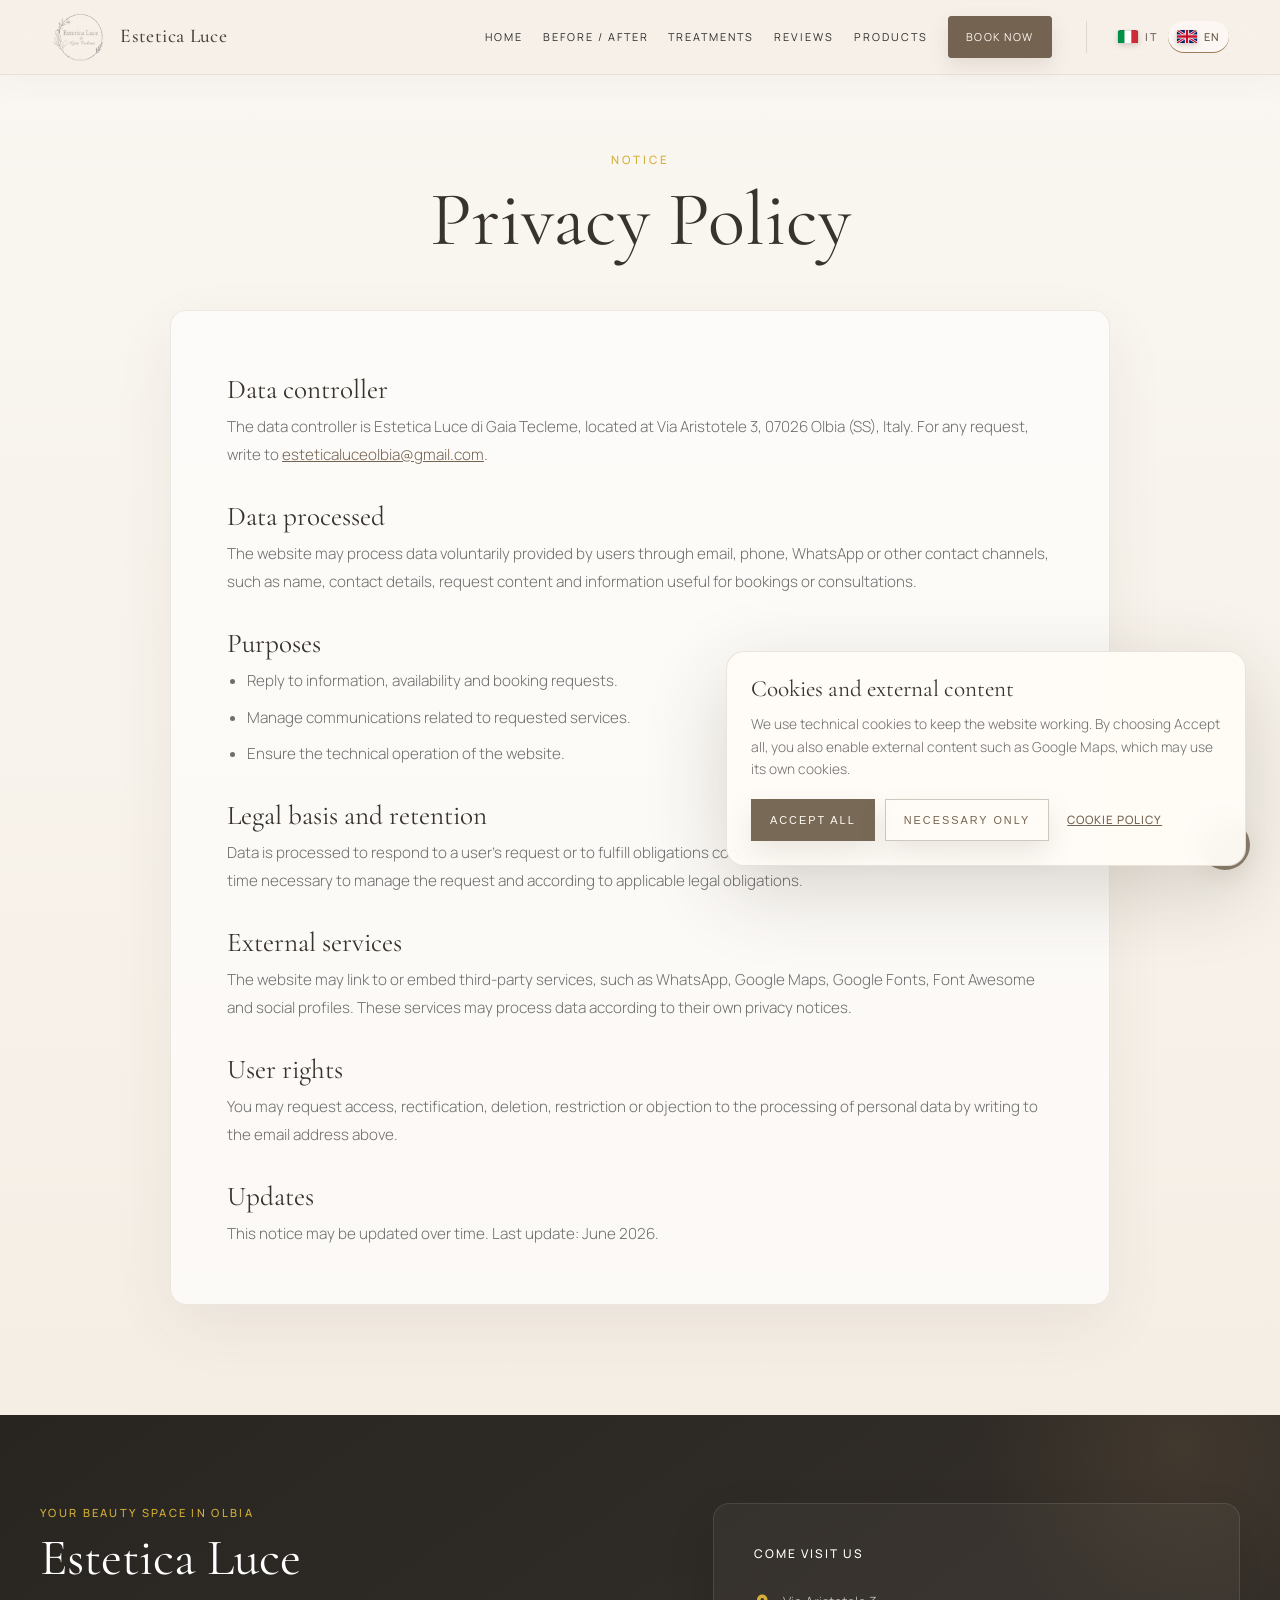
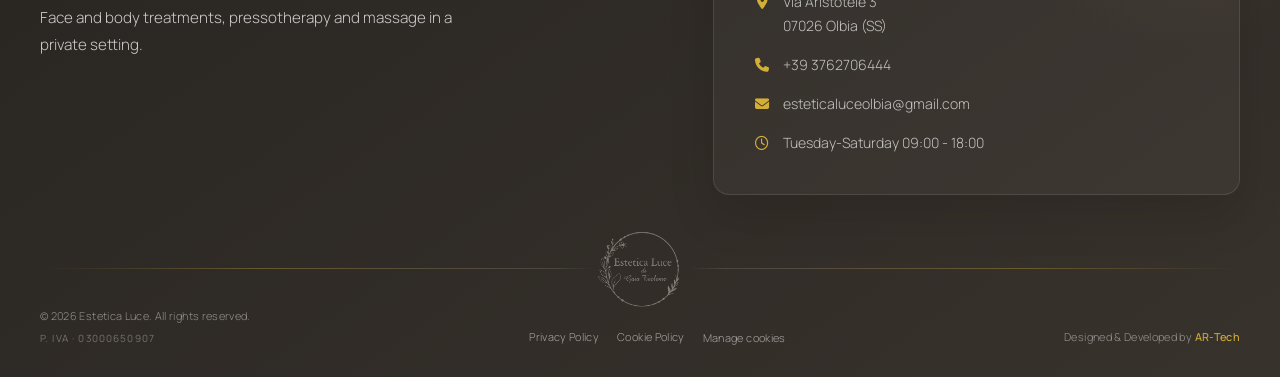
<file: en/privacy-policy/index.html>
<!DOCTYPE html>
<html lang="en">

<head>
    <meta charset="UTF-8">
    <meta name="viewport" content="width=device-width, initial-scale=1.0">
    <title>Privacy Policy | Estetica Luce</title>
    <meta name="description"
        content="Privacy Policy for Estetica Luce di Gaia Tecleme: information about personal data processing and contact details for the beauty salon in Olbia.">
    <meta name="author" content="Estetica Luce di Gaia Tecleme">
    <meta name="robots" content="noindex, follow">
    <!-- Icone relative: funzionano in locale, GitHub Pages e dominio finale. Le immagini social restano temporaneamente su GitHub Pages fino al deploy sul dominio definitivo. -->
    <meta name="theme-color" content="#F2EBE1">
    <meta name="application-name" content="Estetica Luce">
    <meta name="apple-mobile-web-app-title" content="Estetica Luce">
    <link rel="icon" href="../../assets/img/favicon/favicon.ico" sizes="any">
    <link rel="icon" type="image/png" sizes="32x32" href="../../assets/img/favicon/favicon-32x32.png">
    <link rel="icon" type="image/png" sizes="16x16" href="../../assets/img/favicon/favicon-16x16.png">
    <link rel="apple-touch-icon" sizes="180x180" href="../../assets/img/favicon/apple-touch-icon.png">
    <link rel="manifest" href="../../manifest.webmanifest">
    <link rel="canonical" href="https://andrearuz97.github.io/Estetica_Luce_site/en/privacy-policy/">
    <link rel="alternate" hreflang="it" href="https://andrearuz97.github.io/Estetica_Luce_site/privacy-policy/">
    <link rel="alternate" hreflang="en" href="https://andrearuz97.github.io/Estetica_Luce_site/en/privacy-policy/">
    <link rel="alternate" hreflang="x-default" href="https://andrearuz97.github.io/Estetica_Luce_site/privacy-policy/">
    <meta property="og:type" content="website">
    <meta property="og:locale" content="en_GB">
    <meta property="og:locale:alternate" content="it_IT">
    <meta property="og:site_name" content="Estetica Luce">
    <meta property="og:title" content="Privacy Policy | Estetica Luce">
    <meta property="og:description"
        content="Information about personal data processing by Estetica Luce di Gaia Tecleme.">
    <meta property="og:url" content="https://andrearuz97.github.io/Estetica_Luce_site/en/privacy-policy/">
    <meta property="og:image" content="https://andrearuz97.github.io/Estetica_Luce_site/assets/img/og-estetica-luce.png">
    <meta property="og:image:secure_url" content="https://andrearuz97.github.io/Estetica_Luce_site/assets/img/og-estetica-luce.png">
    <meta property="og:image:type" content="image/png">
    <meta property="og:image:width" content="1200">
    <meta property="og:image:height" content="630">
    <meta property="og:image:alt" content="Estetica Luce by Gaia Tecleme logo">
    <meta name="twitter:card" content="summary_large_image">
    <meta name="twitter:title" content="Privacy Policy | Estetica Luce">
    <meta name="twitter:description"
        content="Information about personal data processing by Estetica Luce.">
    <meta name="twitter:image" content="https://andrearuz97.github.io/Estetica_Luce_site/assets/img/og-estetica-luce.png">
    <meta name="twitter:image:alt" content="Estetica Luce by Gaia Tecleme logo">
    <script type="application/ld+json">
        {
            "@context": "https://schema.org",
            "@graph": [
                {
                    "@type": "BeautySalon",
                    "@id": "https://andrearuz97.github.io/Estetica_Luce_site/#beautysalon",
                    "name": "Estetica Luce",
                    "url": "https://andrearuz97.github.io/Estetica_Luce_site/",
                    "logo": "https://andrearuz97.github.io/Estetica_Luce_site/assets/img/favicon/apple-touch-icon.png"
                },
                {
                    "@type": "WebPage",
                    "@id": "https://andrearuz97.github.io/Estetica_Luce_site/en/privacy-policy/#webpage",
                    "url": "https://andrearuz97.github.io/Estetica_Luce_site/en/privacy-policy/",
                    "name": "Privacy Policy | Estetica Luce",
                    "description": "Privacy Policy for Estetica Luce di Gaia Tecleme: information about personal data processing and contact details for the beauty salon in Olbia.",
                    "inLanguage": "en-GB",
                    "isPartOf": {
                        "@id": "https://andrearuz97.github.io/Estetica_Luce_site/#website"
                    },
                    "publisher": {
                        "@id": "https://andrearuz97.github.io/Estetica_Luce_site/#beautysalon"
                    }
                },
                {
                    "@type": "BreadcrumbList",
                    "@id": "https://andrearuz97.github.io/Estetica_Luce_site/en/privacy-policy/#breadcrumb",
                    "itemListElement": [
                        {
                            "@type": "ListItem",
                            "position": 1,
                            "name": "Home",
                            "item": "https://andrearuz97.github.io/Estetica_Luce_site/en/"
                        },
                        {
                            "@type": "ListItem",
                            "position": 2,
                            "name": "Privacy Policy",
                            "item": "https://andrearuz97.github.io/Estetica_Luce_site/en/privacy-policy/"
                        }
                    ]
                }
            ]
        }
    </script>
    <link rel="stylesheet" href="../../assets/vendor/fontawesome/css/all.css">
    <link rel="stylesheet" href="../../assets/style/style.css?v=20260807-3">
</head>

<body>
    <header class="main-header">
        <a href="../index.html#home" class="logo-link" title="Back to Home">
            <img src="../../assets/img/logo-estetica-luce-transparent.png" alt="Estetica Luce" class="navbar-logo">
            <span class="navbar-brand-text"><strong>Estetica Luce</strong></span>
        </a>
        <nav class="nav-links" aria-label="Main navigation">
            <a href="../index.html#home">Home</a>
            <a href="../index.html#prima-dopo">Before / After</a>
            <a href="../treatments/index.html">Treatments</a>
            <a href="../index.html#recensioni">Reviews</a>
            <a href="../products/index.html">Products</a>
            <a href="../index.html#contatti">Book Now</a>
        </nav>
        <div class="language-switcher" aria-label="Language selection">
            <a href="../../privacy-policy/index.html" class="language-option">
                <span class="language-flag flag-it" aria-hidden="true"></span>
                <span>IT</span>
            </a>
            <a href="./index.html" class="language-option" aria-current="page">
                <span class="language-flag flag-en" aria-hidden="true"></span>
                <span>EN</span>
            </a>
        </div>
        <button class="hamburger-menu" id="hamburger-toggle" type="button" aria-label="Open menu"
            aria-expanded="false">
            <span class="bar"></span>
            <span class="bar"></span>
            <span class="bar"></span>
        </button>
    </header>

    <main class="legal-page-section">
        <div class="legal-page-container">
            <header class="legal-page-header">
                <span>Notice</span>
                <h1>Privacy Policy</h1>
            </header>

            <div class="legal-content">
                <section>
                    <h2>Data controller</h2>
                    <p>The data controller is Estetica Luce di Gaia Tecleme, located at Via Aristotele 3, 07026 Olbia
                        (SS), Italy. For any request, write to
                        <a href="mailto:esteticaluceolbia@gmail.com">esteticaluceolbia@gmail.com</a>.</p>
                </section>

                <section>
                    <h2>Data processed</h2>
                    <p>The website may process data voluntarily provided by users through email, phone, WhatsApp or
                        other contact channels, such as name, contact details, request content and information useful
                        for bookings or consultations.</p>
                </section>

                <section>
                    <h2>Purposes</h2>
                    <ul>
                        <li>Reply to information, availability and booking requests.</li>
                        <li>Manage communications related to requested services.</li>
                        <li>Ensure the technical operation of the website.</li>
                    </ul>
                </section>

                <section>
                    <h2>Legal basis and retention</h2>
                    <p>Data is processed to respond to a user's request or to fulfill obligations connected to the
                        service. It is retained for the time necessary to manage the request and according to applicable
                        legal obligations.</p>
                </section>

                <section>
                    <h2>External services</h2>
                    <p>The website may link to or embed third-party services, such as WhatsApp, Google Maps, Google
                        Fonts, Font Awesome and social profiles. These services may process data according to their own
                        privacy notices.</p>
                </section>

                <section>
                    <h2>User rights</h2>
                    <p>You may request access, rectification, deletion, restriction or objection to the processing of
                        personal data by writing to the email address above.</p>
                </section>

                <section>
                    <h2>Updates</h2>
                    <p>This notice may be updated over time. Last update: June 2026.</p>
                </section>
            </div>
        </div>
    </main>

    <footer class="main-footer">
        <div class="footer-container">
            <div class="footer-main-grid">
                <div class="footer-brand-block">
                    <span class="footer-eyebrow">Your beauty space in Olbia</span>
                    <h2>Estetica Luce</h2>
                    <p>Face and body treatments, pressotherapy and massage in a private setting.</p>
                </div>

                <div class="footer-info-block">
                    <h3>Come Visit Us</h3>
                    <a href="https://maps.google.com/?q=Via+Aristotele+3,+Olbia+SS" target="_blank"
                        rel="noopener noreferrer" class="footer-info-link">
                        <i class="fa-solid fa-location-dot"></i>
                        <span>Via Aristotele 3<br>07026 Olbia (SS)</span>
                    </a>
                    <a href="tel:+393762706444" class="footer-info-link">
                        <i class="fa-solid fa-phone"></i>
                        <span>+39 3762706444</span>
                    </a>
                    <a href="mailto:esteticaluceolbia@gmail.com" class="footer-info-link">
                        <i class="fa-solid fa-envelope"></i>
                        <span>esteticaluceolbia@gmail.com</span>
                    </a>
                    <span class="footer-appointment"><i class="fa-regular fa-clock"></i> Tuesday-Saturday 09:00 - 18:00</span>
                </div>
            </div>

            <div class="footer-divider"></div>

            <div class="footer-bottom">
                <div class="footer-copyright">
                    <p>&copy; <span id="current-year"></span> Estetica Luce. All rights reserved.</p>
                    <span class="footer-vat">P. IVA &middot; 03000650907</span>
                </div>
                <div class="footer-legal-links" aria-label="Legal links">
                    <a href="./index.html">Privacy Policy</a>
                    <a href="../cookie-policy/index.html" data-cookie-policy-link>Cookie Policy</a>
                    <button type="button" data-cookie-reset>Manage cookies</button>
                </div>
                <p class="footer-credit">Designed &amp; Developed by <a
                        href="https://www.linkedin.com/in/andrea-ruzittu-575633262" class="developer-link" target="_blank"
                        rel="noopener noreferrer">AR-Tech</a></p>
            </div>
        </div>
    </footer>

    <div class="floating-actions">
        <button id="scroll-top-btn" class="btn-floating btn-scroll" title="Back to top">
            <i class="fas fa-chevron-up"></i>
        </button>
        <a href="https://wa.me/393762706444?text=Hello!%20I%20would%20like%20information%20and%20to%20book%20an%20appointment%20at%20Estetica%20Luce."
            target="_blank" rel="noopener noreferrer" class="btn-floating btn-whatsapp-float"
            title="Book on WhatsApp">
            <i class="fab fa-whatsapp"></i>
        </a>
    </div>

    <script src="../../assets/script/script.js?v=20260808-3"></script>
</body>

</html>
</file>
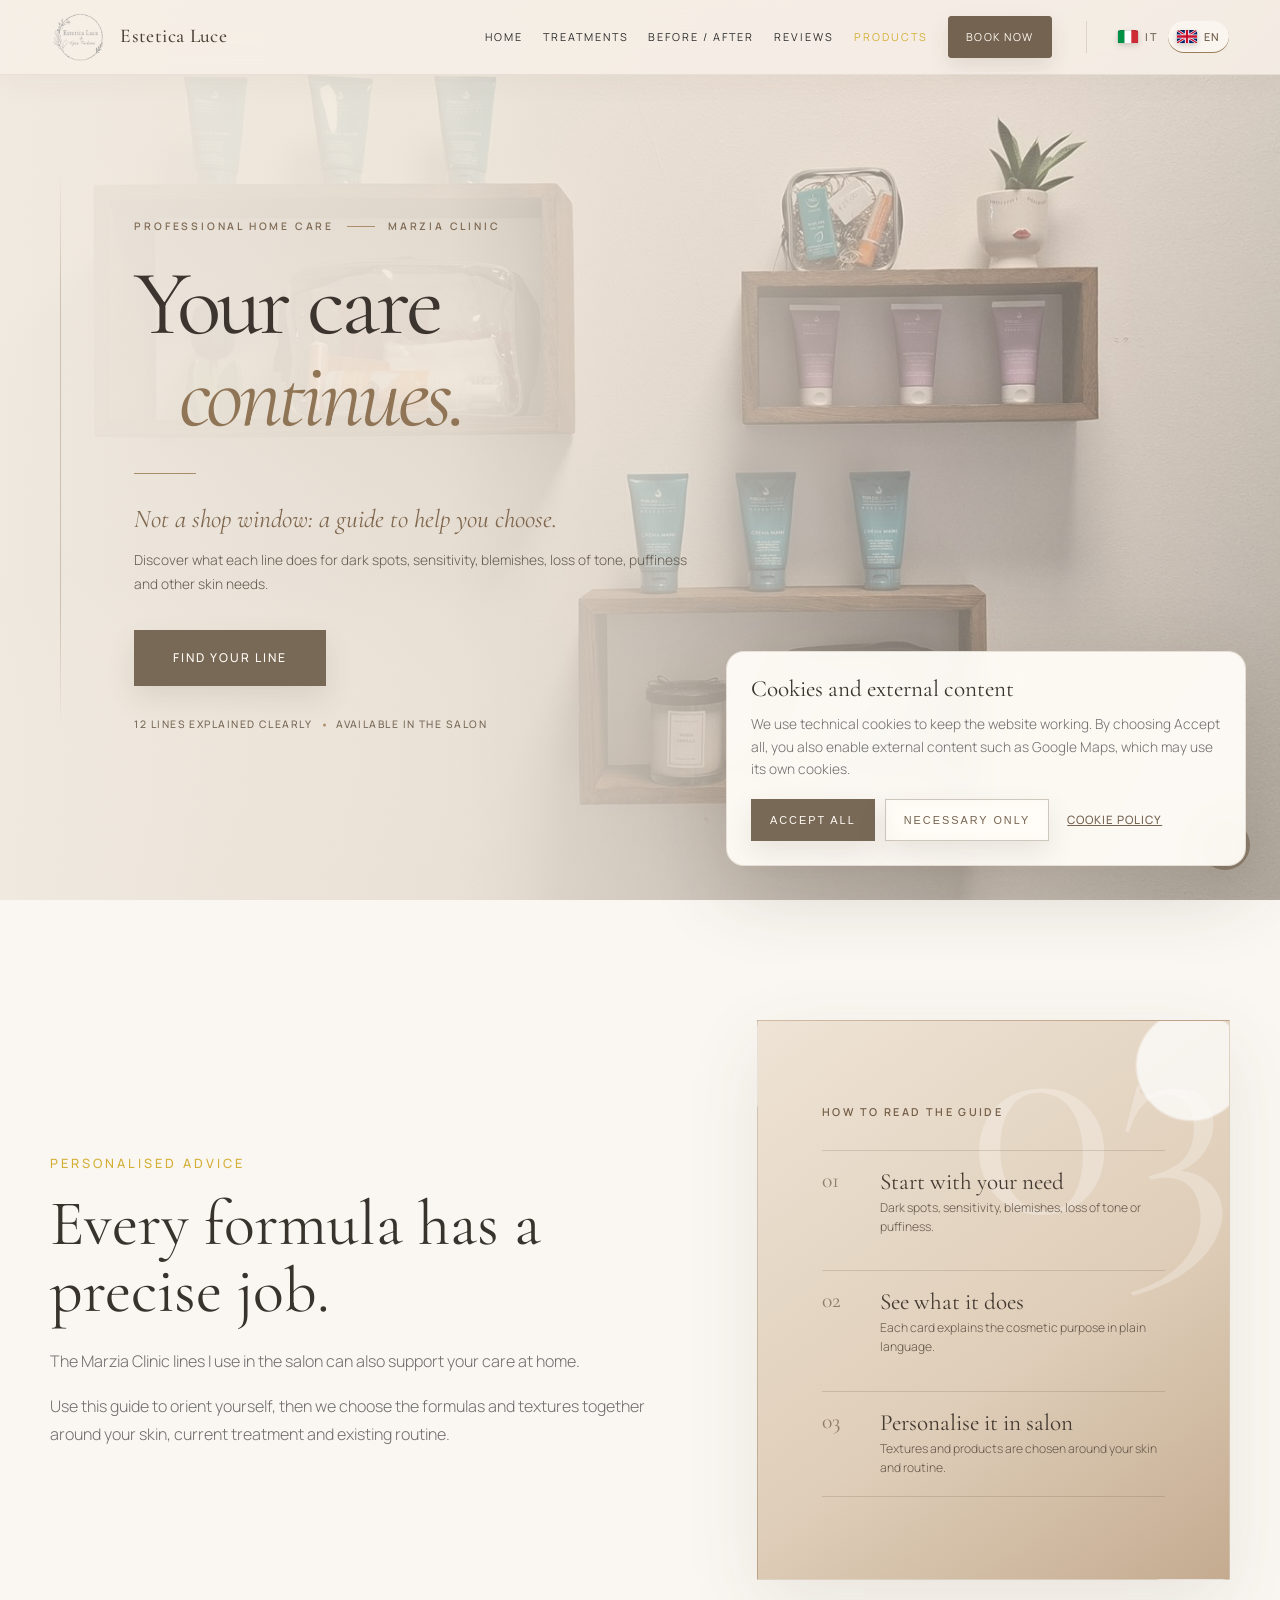
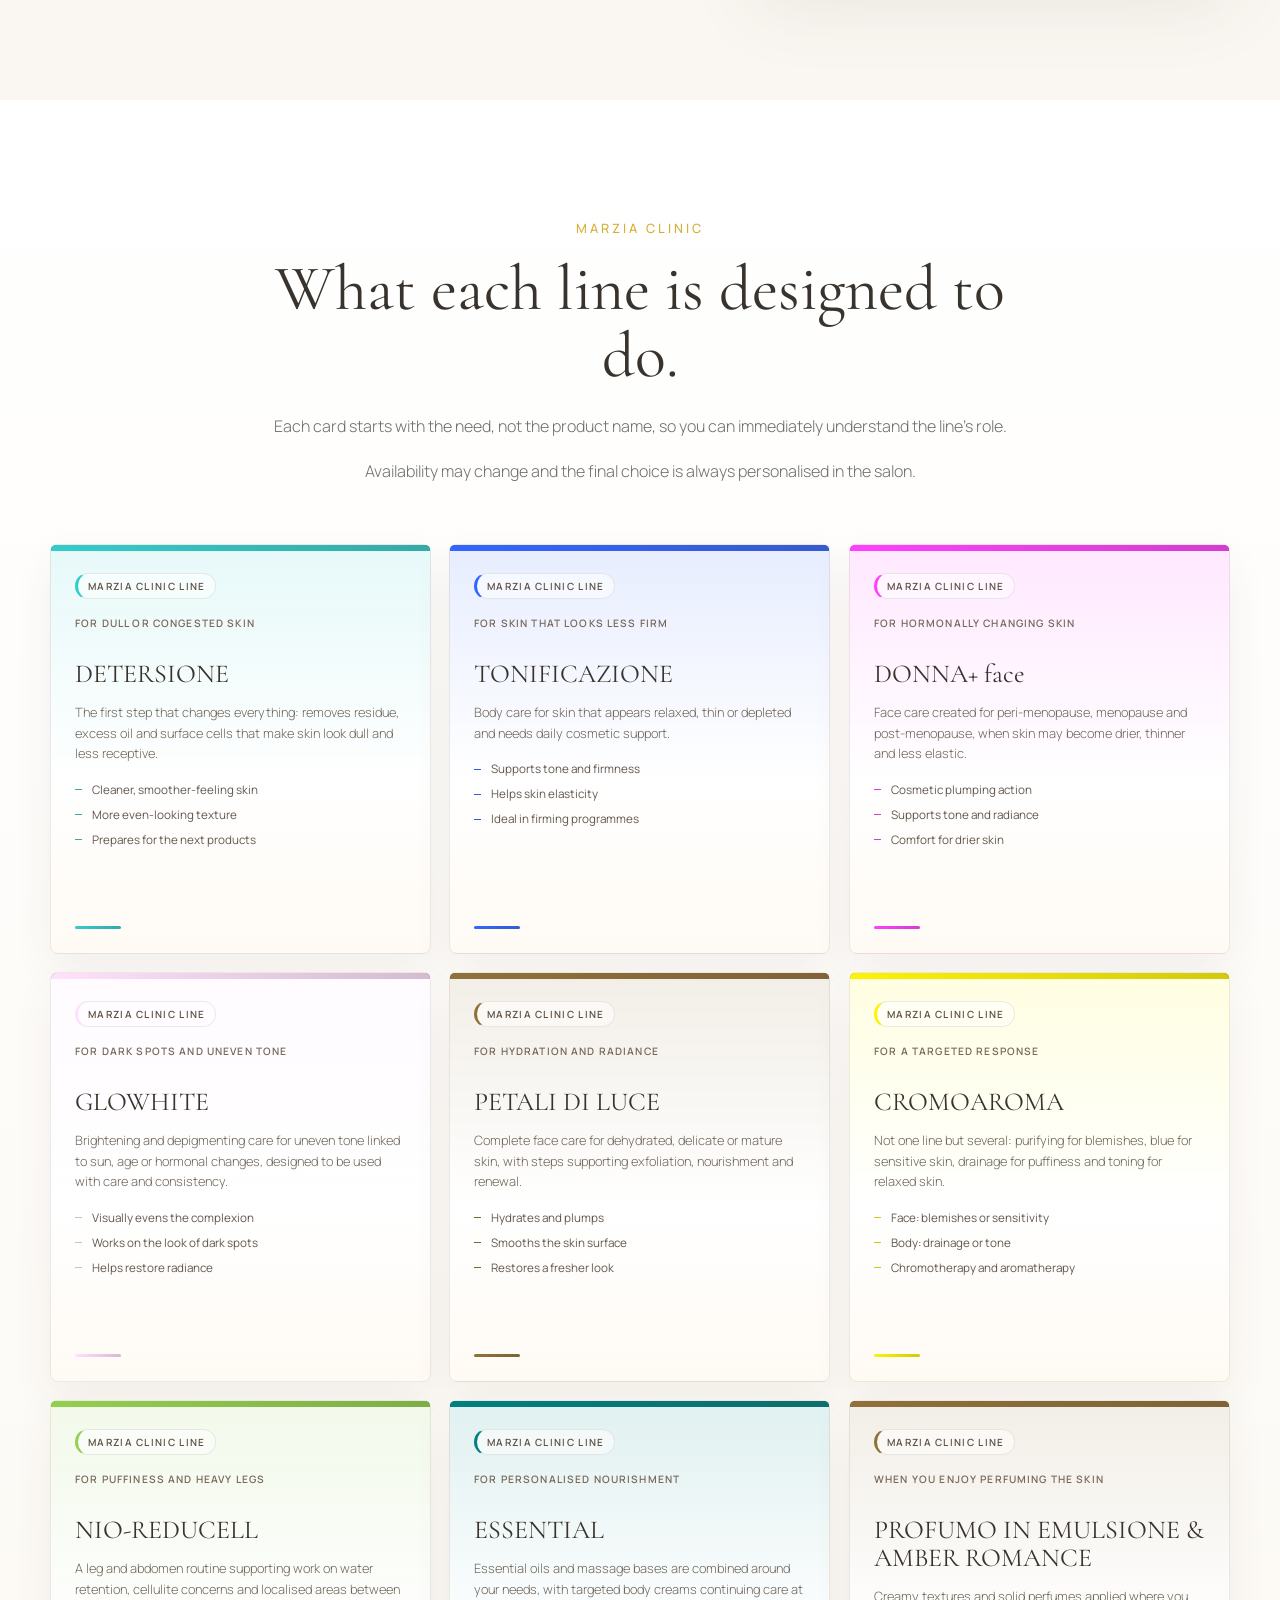
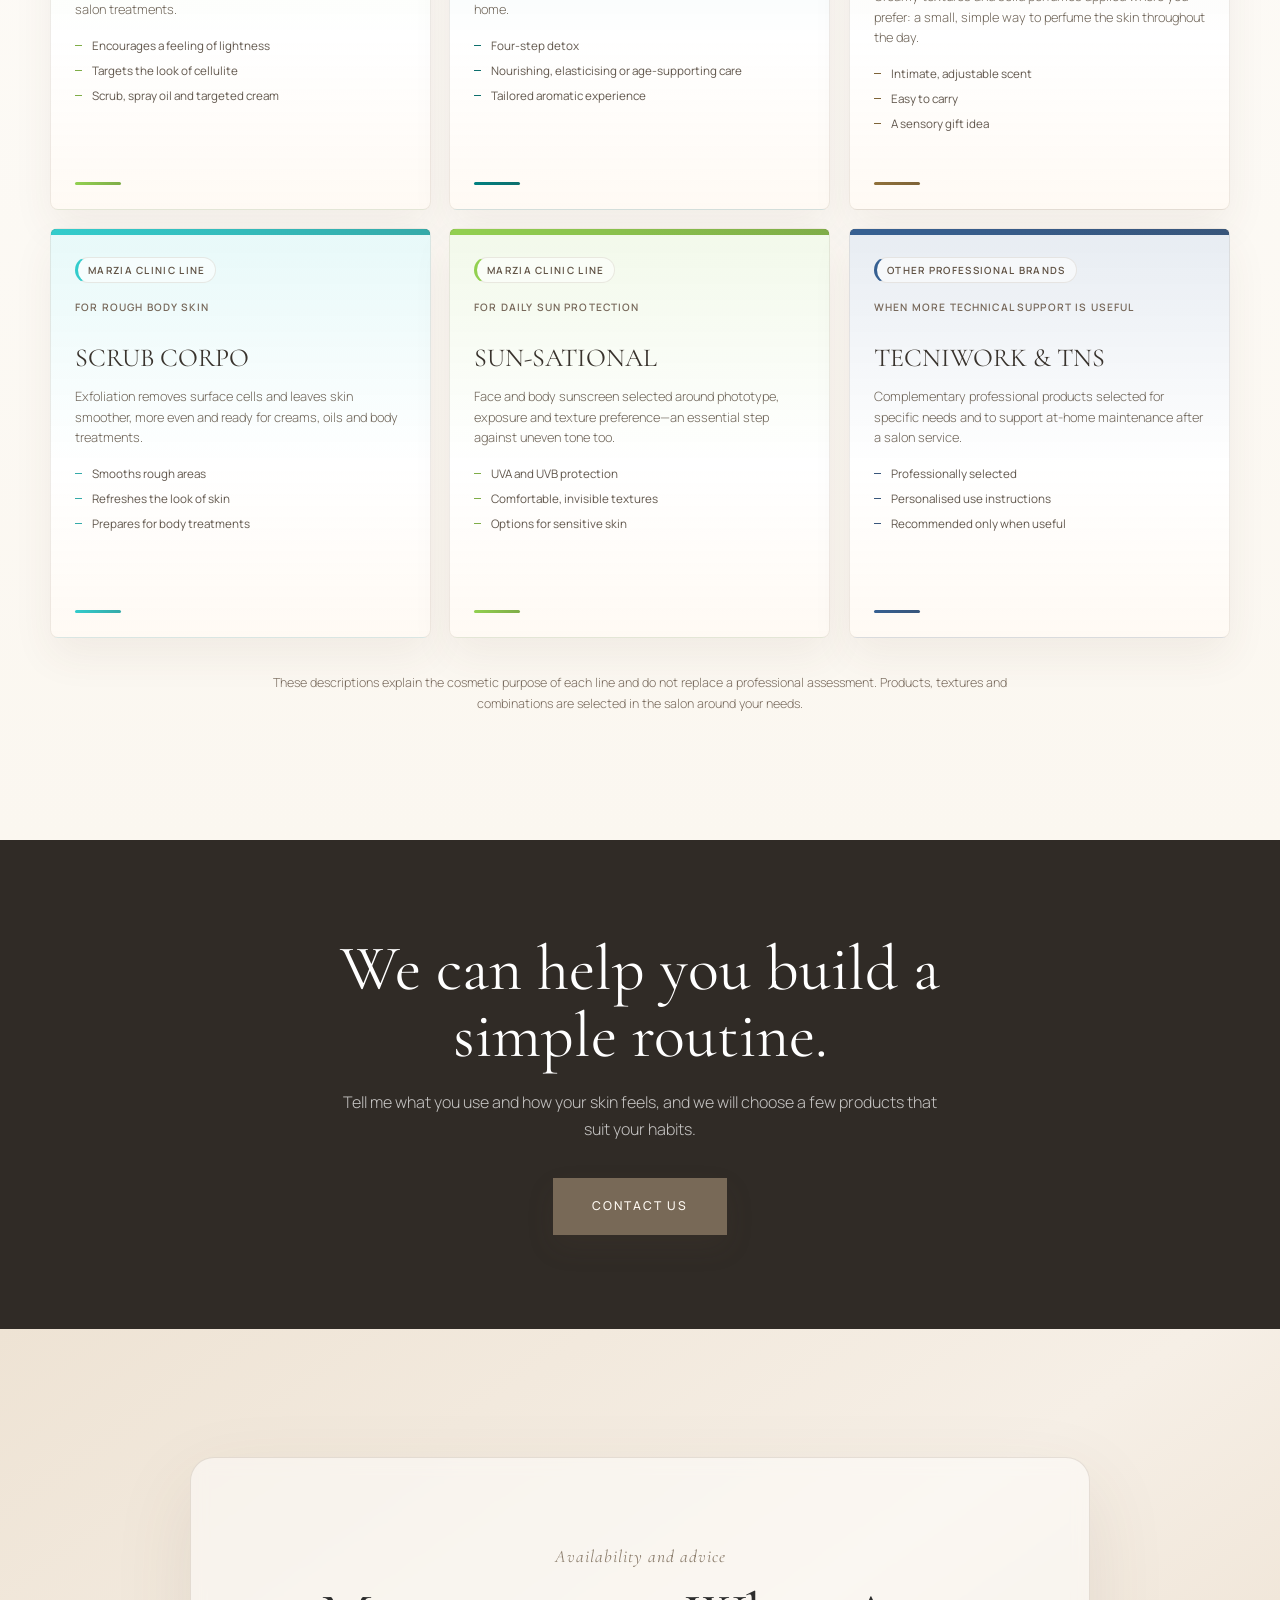
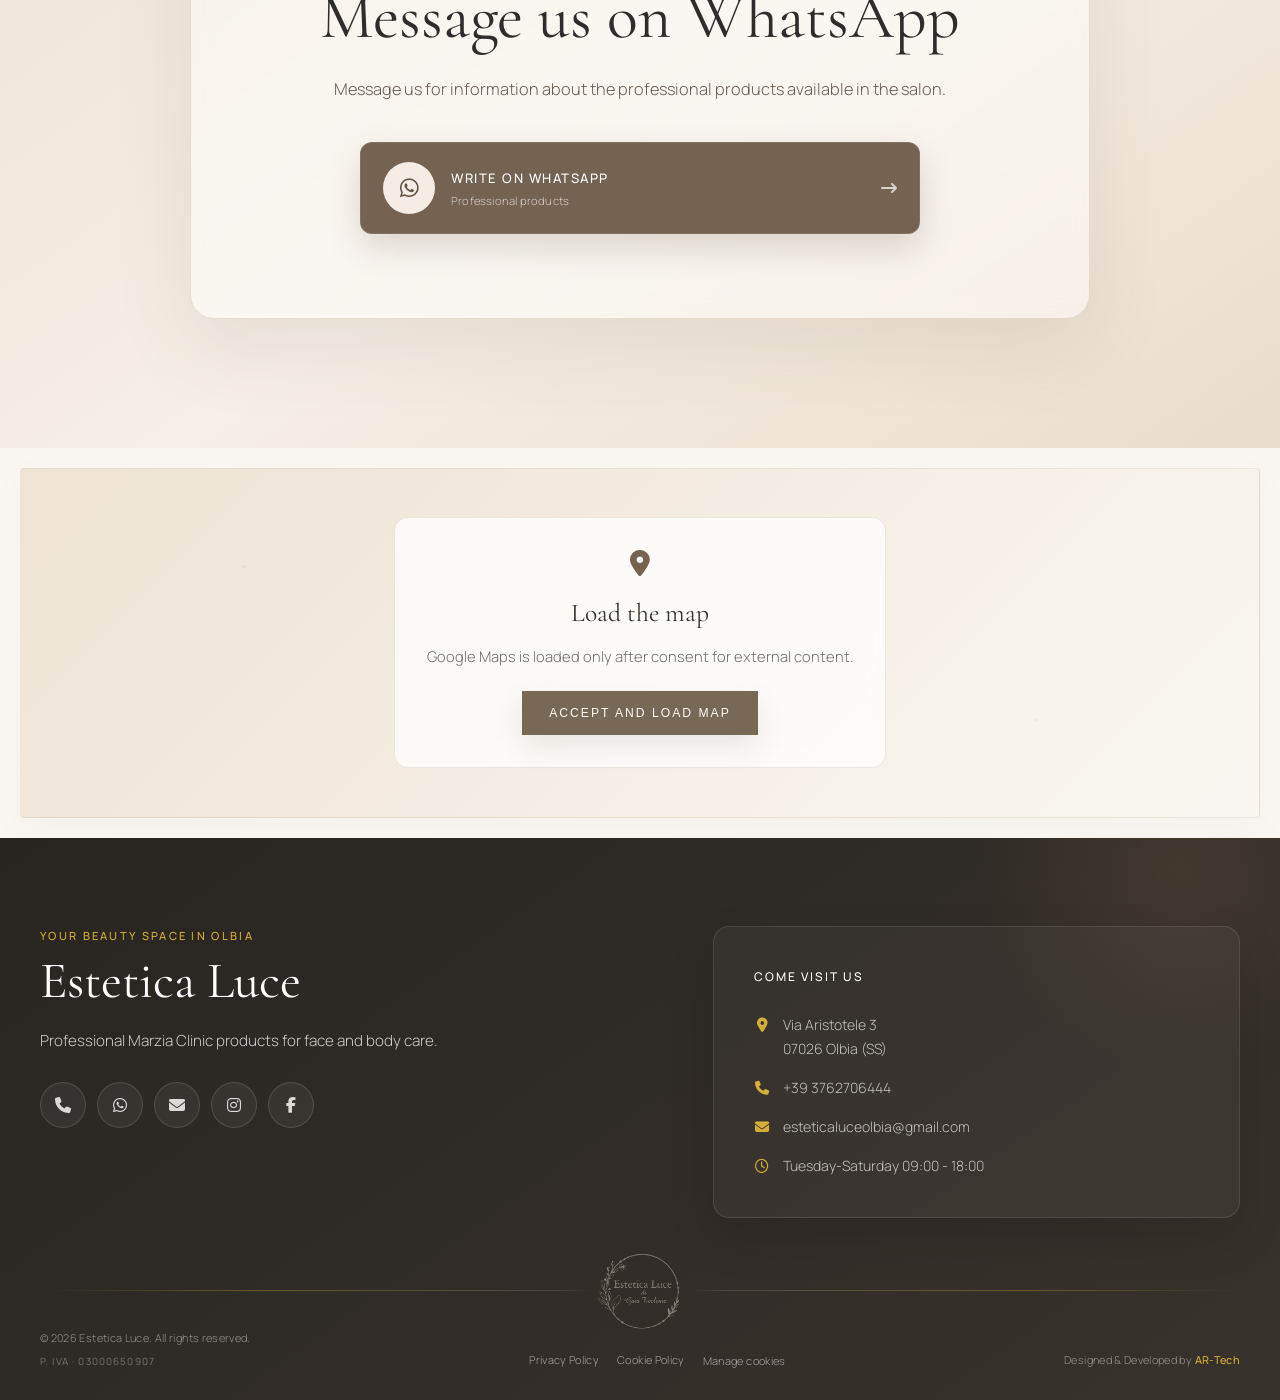
<file: en/products/index.html>
<!DOCTYPE html>
<html lang="en">

<head>
    <meta charset="UTF-8">
    <meta name="viewport" content="width=device-width, initial-scale=1.0">
    <title>Marzia Clinic products in Olbia | Estetica Luce</title>
    <meta name="description"
        content="A guide to Marzia Clinic products available at Estetica Luce in Olbia, with lines for uneven tone, sensitivity, impurities, firmness and daily care.">
    <meta name="author" content="Estetica Luce di Gaia Tecleme">
    <meta name="robots" content="index, follow, max-image-preview:large, max-snippet:-1, max-video-preview:-1">
    <!-- Icone relative: funzionano in locale, GitHub Pages e dominio finale. Le immagini social restano temporaneamente su GitHub Pages fino al deploy sul dominio definitivo. -->
    <meta name="theme-color" content="#F2EBE1">
    <meta name="application-name" content="Estetica Luce">
    <meta name="apple-mobile-web-app-title" content="Estetica Luce">
    <link rel="icon" href="../../assets/img/favicon/favicon.ico" sizes="any">
    <link rel="icon" type="image/png" sizes="32x32" href="../../assets/img/favicon/favicon-32x32.png">
    <link rel="icon" type="image/png" sizes="16x16" href="../../assets/img/favicon/favicon-16x16.png">
    <link rel="apple-touch-icon" sizes="180x180" href="../../assets/img/favicon/apple-touch-icon.png">
    <link rel="manifest" href="../../manifest.webmanifest">
    <link rel="preload" as="image" href="../../assets/img/optimized/prodotti-1800.jpg"
        media="(min-width: 769px)" fetchpriority="high">
    <link rel="preload" as="image" href="../../assets/img/optimized/prodotti-960.jpg"
        media="(max-width: 768px)" fetchpriority="high">
    <link rel="canonical" href="https://andrearuz97.github.io/Estetica_Luce_site/en/products/">
    <link rel="alternate" hreflang="it" href="https://andrearuz97.github.io/Estetica_Luce_site/prodotti/">
    <link rel="alternate" hreflang="en" href="https://andrearuz97.github.io/Estetica_Luce_site/en/products/">
    <link rel="alternate" hreflang="x-default" href="https://andrearuz97.github.io/Estetica_Luce_site/prodotti/">
    <meta property="og:type" content="website">
    <meta property="og:locale" content="en_GB">
    <meta property="og:locale:alternate" content="it_IT">
    <meta property="og:site_name" content="Estetica Luce">
    <meta property="og:title" content="Marzia Clinic products in Olbia | Estetica Luce">
    <meta property="og:description"
        content="Learn what the Marzia Clinic lines available at Estetica Luce in Olbia are designed for and browse them by skin need.">
    <meta property="og:url" content="https://andrearuz97.github.io/Estetica_Luce_site/en/products/">
    <meta property="og:image" content="https://andrearuz97.github.io/Estetica_Luce_site/assets/img/og-estetica-luce.png">
    <meta property="og:image:secure_url" content="https://andrearuz97.github.io/Estetica_Luce_site/assets/img/og-estetica-luce.png">
    <meta property="og:image:type" content="image/png">
    <meta property="og:image:width" content="1200">
    <meta property="og:image:height" content="630">
    <meta property="og:image:alt" content="Estetica Luce by Gaia Tecleme logo">
    <meta name="twitter:card" content="summary_large_image">
    <meta name="twitter:title" content="Marzia Clinic products in Olbia | Estetica Luce">
    <meta name="twitter:description"
        content="A clear guide to the Marzia Clinic lines available at Estetica Luce in Olbia.">
    <meta name="twitter:image" content="https://andrearuz97.github.io/Estetica_Luce_site/assets/img/og-estetica-luce.png">
    <meta name="twitter:image:alt" content="Estetica Luce by Gaia Tecleme logo">
    <script type="application/ld+json">
        {
            "@context": "https://schema.org",
            "@graph": [
                {
                    "@type": "BeautySalon",
                    "@id": "https://andrearuz97.github.io/Estetica_Luce_site/#beautysalon",
                    "name": "Estetica Luce",
                    "url": "https://andrearuz97.github.io/Estetica_Luce_site/",
                    "logo": "https://andrearuz97.github.io/Estetica_Luce_site/assets/img/logo-estetica-luce.png"
                },
                {
                    "@type": "CollectionPage",
                    "@id": "https://andrearuz97.github.io/Estetica_Luce_site/en/products/#webpage",
                    "url": "https://andrearuz97.github.io/Estetica_Luce_site/en/products/",
                    "name": "Marzia Clinic products in Olbia | Estetica Luce",
                    "description": "A guide to Marzia Clinic lines available at Estetica Luce in Olbia, organised by skin needs and cosmetic functions.",
                    "inLanguage": "en-GB",
                    "isPartOf": {
                        "@id": "https://andrearuz97.github.io/Estetica_Luce_site/#website"
                    },
                    "publisher": {
                        "@id": "https://andrearuz97.github.io/Estetica_Luce_site/#beautysalon"
                    },
                    "about": {
                        "@id": "https://andrearuz97.github.io/Estetica_Luce_site/#beautysalon"
                    },
                    "primaryImageOfPage": {
                        "@type": "ImageObject",
                        "url": "https://andrearuz97.github.io/Estetica_Luce_site/assets/img/optimized/prodotti-1800.jpg",
                        "width": 1800,
                        "height": 989
                    }
                },
                {
                    "@type": "BreadcrumbList",
                    "@id": "https://andrearuz97.github.io/Estetica_Luce_site/en/products/#breadcrumb",
                    "itemListElement": [
                        {
                            "@type": "ListItem",
                            "position": 1,
                            "name": "Home",
                            "item": "https://andrearuz97.github.io/Estetica_Luce_site/en/"
                        },
                        {
                            "@type": "ListItem",
                            "position": 2,
                            "name": "Products",
                            "item": "https://andrearuz97.github.io/Estetica_Luce_site/en/products/"
                        }
                    ]
                }
            ]
        }
    </script>
    <link rel="stylesheet" href="../../assets/vendor/fontawesome/css/all.css">
    <link rel="stylesheet" href="../../assets/style/style.css?v=20260807-3">
</head>

<body>

    <header class="main-header">
        <a href="../index.html#home" class="logo-link" title="Back to Home">
            <img src="../../assets/img/logo-estetica-luce-transparent.png" alt="Estetica Luce" class="navbar-logo"
                width="1309" height="1201" decoding="async">
            <span class="navbar-brand-text"><strong>Estetica Luce</strong></span>
        </a>
        <nav class="nav-links" aria-label="Main navigation">
            <a href="../index.html#home">Home</a>
            <a href="../treatments/index.html">Treatments</a>
            <a href="../index.html#prima-dopo">Before / After</a>
            <a href="../index.html#recensioni">Reviews</a>
            <a href="./index.html" aria-current="page">Products</a>
            <a href="#contatti">Book Now</a>
        </nav>
        <div class="language-switcher" aria-label="Language selection">
            <a href="../../prodotti/index.html" class="language-option">
                <span class="language-flag flag-it" aria-hidden="true"></span>
                <span>IT</span>
            </a>
            <a href="./index.html" class="language-option" aria-current="page">
                <span class="language-flag flag-en" aria-hidden="true"></span>
                <span>EN</span>
            </a>
        </div>
        <button class="hamburger-menu" id="hamburger-toggle" type="button" aria-label="Open menu"
            aria-expanded="false">
            <span class="bar"></span>
            <span class="bar"></span>
            <span class="bar"></span>
        </button>
    </header>

    <section id="prodotti" class="page-hero products-hero">
        <div class="page-hero-content products-hero-content">
            <span class="hero-eyebrow">Professional home care <i aria-hidden="true"></i> Marzia Clinic</span>
            <h1 class="page-hero-title"><span>Your care</span><em>continues.</em></h1>
            <div class="gold-divider" aria-hidden="true"></div>
            <p class="page-hero-tagline">Not a shop window: a guide to help you choose.</p>
            <p class="page-hero-description">Discover what each line does for dark spots, sensitivity, blemishes,
                loss of tone, puffiness and other skin needs.</p>
            <div class="hero-actions page-hero-actions">
                <a href="#marzia-clinic" class="btn-luxury">Find your line</a>
            </div>
            <div class="hero-meta" aria-label="Product information">
                <span>12 lines explained clearly</span>
                <span>Available in the salon</span>
            </div>
        </div>
    </section>

    <section class="products-intro-section">
        <div class="products-intro-grid">
            <div class="products-intro-copy">
                <span class="ritual-category">Personalised advice</span>
                <h2>Every formula has a precise job.</h2>
                <p>The Marzia Clinic lines I use in the salon can also support your care at home.</p>
                <p>Use this guide to orient yourself, then we choose the formulas and textures together around your skin,
                    current treatment and existing routine.</p>
            </div>
            <div class="products-intro-image" aria-label="How to read the product guide">
                <span class="products-guide-kicker">How to read the guide</span>
                <ol class="products-guide-steps">
                    <li class="products-guide-step"><span>01</span><div><strong>Start with your need</strong><small>Dark spots, sensitivity, blemishes, loss of tone or puffiness.</small></div></li>
                    <li class="products-guide-step"><span>02</span><div><strong>See what it does</strong><small>Each card explains the cosmetic purpose in plain language.</small></div></li>
                    <li class="products-guide-step"><span>03</span><div><strong>Personalise it in salon</strong><small>Textures and products are chosen around your skin and routine.</small></div></li>
                </ol>
            </div>
        </div>
    </section>

    <section id="marzia-clinic" class="marzia-products-section">
        <div class="marzia-products-intro">
            <span class="ritual-category">Marzia Clinic</span>
            <h2>What each line is designed to do.</h2>
            <p>Each card starts with the need, not the product name, so you can immediately understand the line's role.</p>
            <p>Availability may change and the final choice is always personalised in the salon.</p>
        </div>

        <div class="marzia-line-grid" aria-label="Marzia Clinic lines used and sold in studio">
            <article class="marzia-line-card marzia-line-cyan">
                <span class="marzia-line-focus">For dull or congested skin</span>
                <h3>DETERSIONE</h3>
                <p class="marzia-line-description">The first step that changes everything: removes residue, excess oil
                    and surface cells that make skin look dull and less receptive.</p>
                <ul class="marzia-line-benefits"><li>Cleaner, smoother-feeling skin</li><li>More even-looking texture</li><li>Prepares for the next products</li></ul>
            </article>

            <article class="marzia-line-card marzia-line-blue">
                <span class="marzia-line-focus">For skin that looks less firm</span>
                <h3>TONIFICAZIONE</h3>
                <p class="marzia-line-description">Body care for skin that appears relaxed, thin or depleted and needs
                    daily cosmetic support.</p>
                <ul class="marzia-line-benefits"><li>Supports tone and firmness</li><li>Helps skin elasticity</li><li>Ideal in firming programmes</li></ul>
            </article>

            <article class="marzia-line-card marzia-line-magenta">
                <span class="marzia-line-focus">For hormonally changing skin</span>
                <h3>DONNA+ face</h3>
                <p class="marzia-line-description">Face care created for peri-menopause, menopause and post-menopause,
                    when skin may become drier, thinner and less elastic.</p>
                <ul class="marzia-line-benefits"><li>Cosmetic plumping action</li><li>Supports tone and radiance</li><li>Comfort for drier skin</li></ul>
            </article>

            <article class="marzia-line-card marzia-line-blush">
                <span class="marzia-line-focus">For dark spots and uneven tone</span>
                <h3>GLOWHITE</h3>
                <p class="marzia-line-description">Brightening and depigmenting care for uneven tone linked to sun,
                    age or hormonal changes, designed to be used with care and consistency.</p>
                <ul class="marzia-line-benefits"><li>Visually evens the complexion</li><li>Works on the look of dark spots</li><li>Helps restore radiance</li></ul>
            </article>

            <article class="marzia-line-card marzia-line-bronze">
                <span class="marzia-line-focus">For hydration and radiance</span>
                <h3>PETALI DI LUCE</h3>
                <p class="marzia-line-description">Complete face care for dehydrated, delicate or mature skin, with
                    steps supporting exfoliation, nourishment and renewal.</p>
                <ul class="marzia-line-benefits"><li>Hydrates and plumps</li><li>Smooths the skin surface</li><li>Restores a fresher look</li></ul>
            </article>

            <article class="marzia-line-card marzia-line-lemon">
                <span class="marzia-line-focus">For a targeted response</span>
                <h3>CROMOAROMA</h3>
                <p class="marzia-line-description">Not one line but several: purifying for blemishes, blue for sensitive
                    skin, drainage for puffiness and toning for relaxed skin.</p>
                <ul class="marzia-line-benefits"><li>Face: blemishes or sensitivity</li><li>Body: drainage or tone</li><li>Chromotherapy and aromatherapy</li></ul>
            </article>

            <article class="marzia-line-card marzia-line-green">
                <span class="marzia-line-focus">For puffiness and heavy legs</span>
                <h3>NIO-REDUCELL</h3>
                <p class="marzia-line-description">A leg and abdomen routine supporting work on water retention,
                    cellulite concerns and localised areas between salon treatments.</p>
                <ul class="marzia-line-benefits"><li>Encourages a feeling of lightness</li><li>Targets the look of cellulite</li><li>Scrub, spray oil and targeted cream</li></ul>
            </article>

            <article class="marzia-line-card marzia-line-teal">
                <span class="marzia-line-focus">For personalised nourishment</span>
                <h3>ESSENTIAL</h3>
                <p class="marzia-line-description">Essential oils and massage bases are combined around your needs,
                    with targeted body creams continuing care at home.</p>
                <ul class="marzia-line-benefits"><li>Four-step detox</li><li>Nourishing, elasticising or age-supporting care</li><li>Tailored aromatic experience</li></ul>
            </article>

            <article class="marzia-line-card marzia-line-bronze">
                <span class="marzia-line-focus">When you enjoy perfuming the skin</span>
                <h3>PROFUMO IN EMULSIONE &amp; AMBER ROMANCE</h3>
                <p class="marzia-line-description">Creamy textures and solid perfumes applied where you prefer: a small,
                    simple way to perfume the skin throughout the day.</p>
                <ul class="marzia-line-benefits"><li>Intimate, adjustable scent</li><li>Easy to carry</li><li>A sensory gift idea</li></ul>
            </article>

            <article class="marzia-line-card marzia-line-cyan">
                <span class="marzia-line-focus">For rough body skin</span>
                <h3>SCRUB CORPO</h3>
                <p class="marzia-line-description">Exfoliation removes surface cells and leaves skin smoother, more even
                    and ready for creams, oils and body treatments.</p>
                <ul class="marzia-line-benefits"><li>Smooths rough areas</li><li>Refreshes the look of skin</li><li>Prepares for body treatments</li></ul>
            </article>

            <article class="marzia-line-card marzia-line-green">
                <span class="marzia-line-focus">For daily sun protection</span>
                <h3>SUN-SATIONAL</h3>
                <p class="marzia-line-description">Face and body sunscreen selected around phototype, exposure and
                    texture preference—an essential step against uneven tone too.</p>
                <ul class="marzia-line-benefits"><li>UVA and UVB protection</li><li>Comfortable, invisible textures</li><li>Options for sensitive skin</li></ul>
            </article>

            <article class="marzia-line-card marzia-line-denim other-brand-card">
                <span class="marzia-line-focus">When more technical support is useful</span>
                <h3>TECNIWORK &amp; TNS</h3>
                <p class="marzia-line-description">Complementary professional products selected for specific needs and
                    to support at-home maintenance after a salon service.</p>
                <ul class="marzia-line-benefits"><li>Professionally selected</li><li>Personalised use instructions</li><li>Recommended only when useful</li></ul>
            </article>

        </div>

        <p class="marzia-products-note">These descriptions explain the cosmetic purpose of each line and do not replace
            a professional assessment. Products, textures and combinations are selected in the salon around your needs.</p>

    </section>

    <section class="products-cta-band">
        <h2>We can help you build a simple routine.</h2>
        <p>Tell me what you use and how your skin feels, and we will choose a few products that suit your habits.</p>
        <a href="#contatti" class="btn-luxury">Contact us</a>
    </section>

    <section id="contatti" class="contact-section">
        <div class="contact-container">
            <span class="contact-subtitle">Availability and advice</span>
            <h2 class="contact-title">Message us on WhatsApp</h2>

            <p class="contact-desc">
                Message us for information about the professional products available in the salon.
            </p>

            <div class="contact-buttons-group">
                <a href="https://wa.me/393762706444?text=Hello!%20I%20would%20like%20information%20about%20Estetica%20Luce%20products."
                    target="_blank" rel="noopener noreferrer" class="btn-contact-action btn-whatsapp">
                    <span class="contact-whatsapp-icon"><i class="fa-brands fa-whatsapp"></i></span>
                    <span class="contact-whatsapp-copy">
                        <strong>Write on WhatsApp</strong>
                        <small>Professional products</small>
                    </span>
                    <i class="fa-solid fa-arrow-right-long contact-whatsapp-arrow" aria-hidden="true"></i>
                </a>
            </div>
        </div>
    </section>

    <section class="map-section has-cookie-pending">
        <div class="map-consent-panel">
            <div class="map-consent-content">
                <i class="fa-solid fa-location-dot" aria-hidden="true"></i>
                <h3 data-map-consent-title>Load the map</h3>
                <p data-map-consent-text>Google Maps is loaded only after consent for external content.</p>
                <button type="button" class="btn-luxury" data-cookie-accept-map>Accept and load map</button>
            </div>
        </div>
        <iframe
            data-cookie-src="https://www.google.com/maps/embed?pb=!1m18!1m12!1m3!1d3000.3159074062465!2d9.4842186!3d40.9193264!2m3!1f0!2f0!3f0!3m2!1i1024!2i768!4f13.1!3m3!1m2!1s0x12d94ad539a66d0d%3A0xc3f3473f32e920d3!2sVia%20Aristotele%2C%203%2C%2007026%20Olbia%20SS!5e0!3m2!1sit!2sit!4v1718832000000!5m2!1sit!2sit"
            class="map-iframe is-deferred" title="Map of the Estetica Luce beauty salon in Olbia"
            allowfullscreen loading="lazy" referrerpolicy="strict-origin-when-cross-origin"></iframe>
    </section>

    <footer class="main-footer">
        <div class="footer-container">
            <div class="footer-main-grid">
                <div class="footer-brand-block">
                    <span class="footer-eyebrow">Your beauty space in Olbia</span>
                    <h2>Estetica Luce</h2>
                    <p>Professional Marzia Clinic products for face and body care.</p>

                    <div class="footer-socials" aria-label="Contacts and social channels">
                        <a href="tel:+393762706444" title="Call us" class="footer-social-circle"
                            aria-label="Call Estetica Luce">
                            <i class="fa-solid fa-phone"></i>
                        </a>
                        <a href="https://wa.me/393762706444?text=Hello!%20I%20would%20like%20more%20information..."
                            target="_blank" rel="noopener noreferrer" title="WhatsApp" class="footer-social-circle"
                            aria-label="Write to us on WhatsApp">
                            <i class="fa-brands fa-whatsapp"></i>
                        </a>
                        <a href="mailto:esteticaluceolbia@gmail.com" title="Contact us" class="footer-social-circle"
                            aria-label="Send an email">
                            <i class="fa-solid fa-envelope"></i>
                        </a>
                        <a href="https://www.instagram.com/estetica.luce_gaia.tecleme/" target="_blank" rel="noopener noreferrer"
                            title="Instagram" class="footer-social-circle" aria-label="Follow us on Instagram">
                            <i class="fa-brands fa-instagram"></i>
                        </a>
                        <a href="https://facebook.com/profile.php?id=61568919237846" target="_blank" rel="noopener noreferrer"
                            title="Facebook" class="footer-social-circle" aria-label="Follow us on Facebook">
                            <i class="fa-brands fa-facebook-f"></i>
                        </a>
                    </div>
                </div>

                <div class="footer-info-block">
                    <h3>Come Visit Us</h3>
                    <a href="https://maps.google.com/?q=Via+Aristotele+3,+Olbia+SS" target="_blank"
                        rel="noopener noreferrer" class="footer-info-link">
                        <i class="fa-solid fa-location-dot"></i>
                        <span>Via Aristotele 3<br>07026 Olbia (SS)</span>
                    </a>
                    <a href="tel:+393762706444" class="footer-info-link">
                        <i class="fa-solid fa-phone"></i>
                        <span>+39 3762706444</span>
                    </a>
                    <a href="mailto:esteticaluceolbia@gmail.com" class="footer-info-link">
                        <i class="fa-solid fa-envelope"></i>
                        <span>esteticaluceolbia@gmail.com</span>
                    </a>
                    <span class="footer-appointment"><i class="fa-regular fa-clock"></i> Tuesday-Saturday 09:00 - 18:00</span>
                </div>
            </div>

            <div class="footer-divider"></div>

            <div class="footer-bottom">
                <div class="footer-copyright">
                    <p>&copy; <span id="current-year"></span> Estetica Luce. All rights reserved.</p>
                    <span class="footer-vat">P. IVA &middot; 03000650907</span>
                </div>
                <div class="footer-legal-links" aria-label="Legal links">
                    <a href="../privacy-policy/index.html">Privacy Policy</a>
                    <a href="../cookie-policy/index.html" data-cookie-policy-link>Cookie Policy</a>
                    <button type="button" data-cookie-reset>Manage cookies</button>
                </div>
                <p class="footer-credit">Designed &amp; Developed by <a
                        href="https://www.linkedin.com/in/andrea-ruzittu-575633262" class="developer-link" target="_blank"
                        rel="noopener noreferrer">AR-Tech</a></p>
            </div>
        </div>
    </footer>

    <div class="floating-actions">
        <button id="scroll-top-btn" class="btn-floating btn-scroll" title="Back to top">
            <i class="fas fa-chevron-up"></i>
        </button>
        <a href="https://wa.me/393762706444?text=Hello!%20I%20would%20like%20information%20about%20Estetica%20Luce%20products."
            target="_blank" rel="noopener noreferrer" class="btn-floating btn-whatsapp-float"
            title="Write on WhatsApp">
            <i class="fab fa-whatsapp"></i>
        </a>
    </div>

    <script src="../../assets/script/script.js?v=20260808-3"></script>
</body>

</html>
</file>
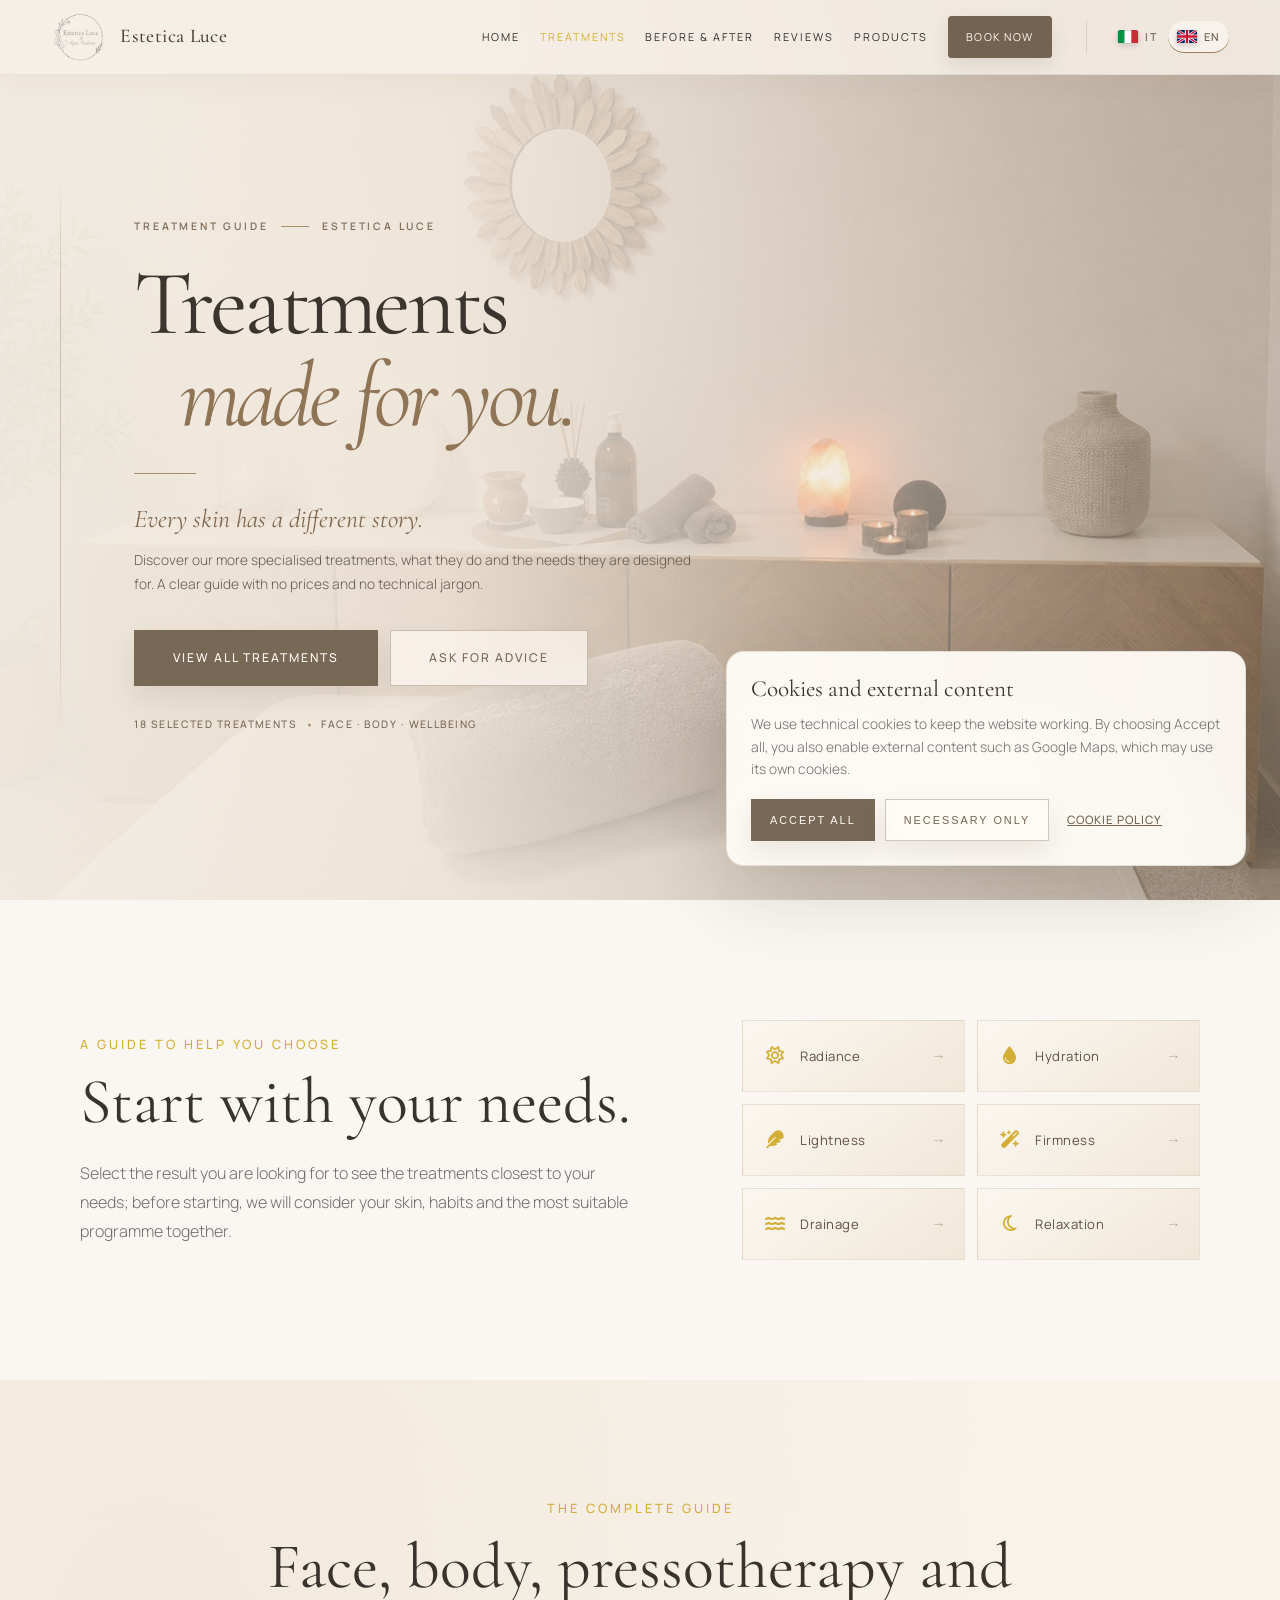
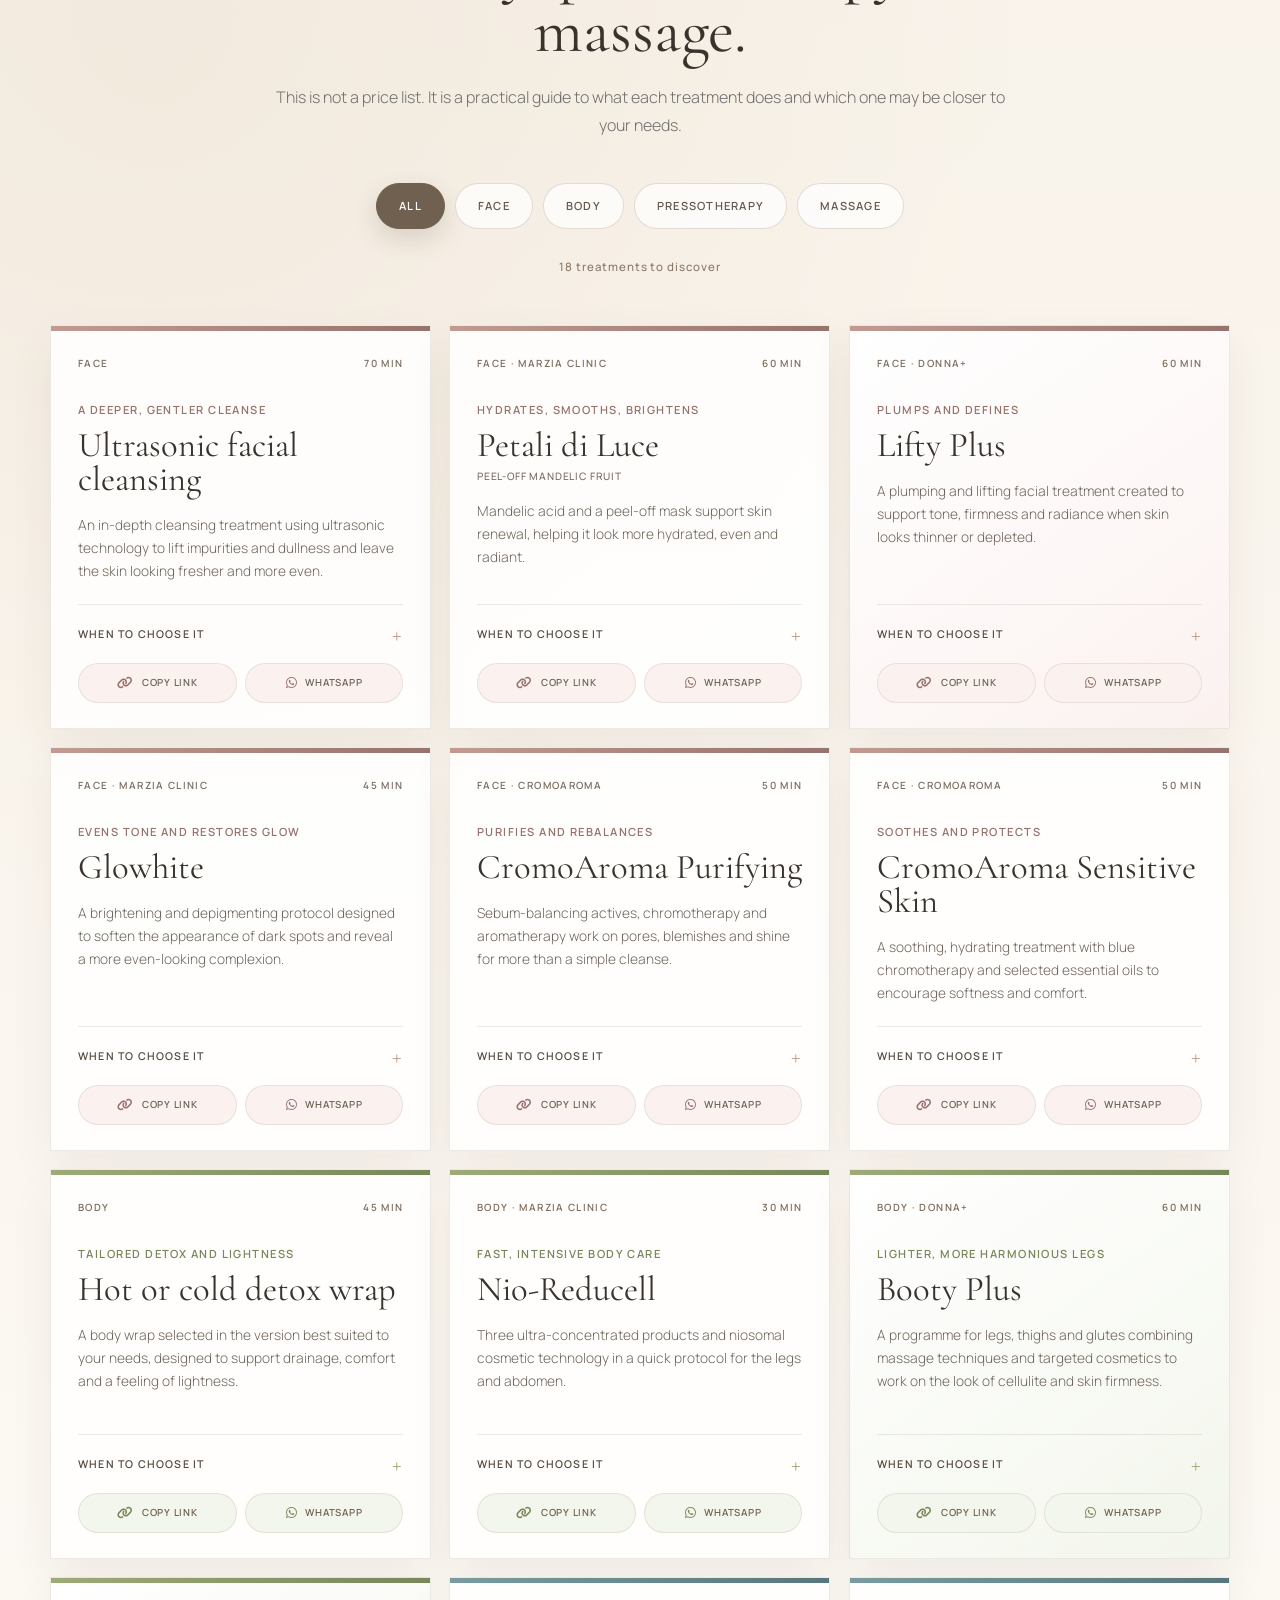
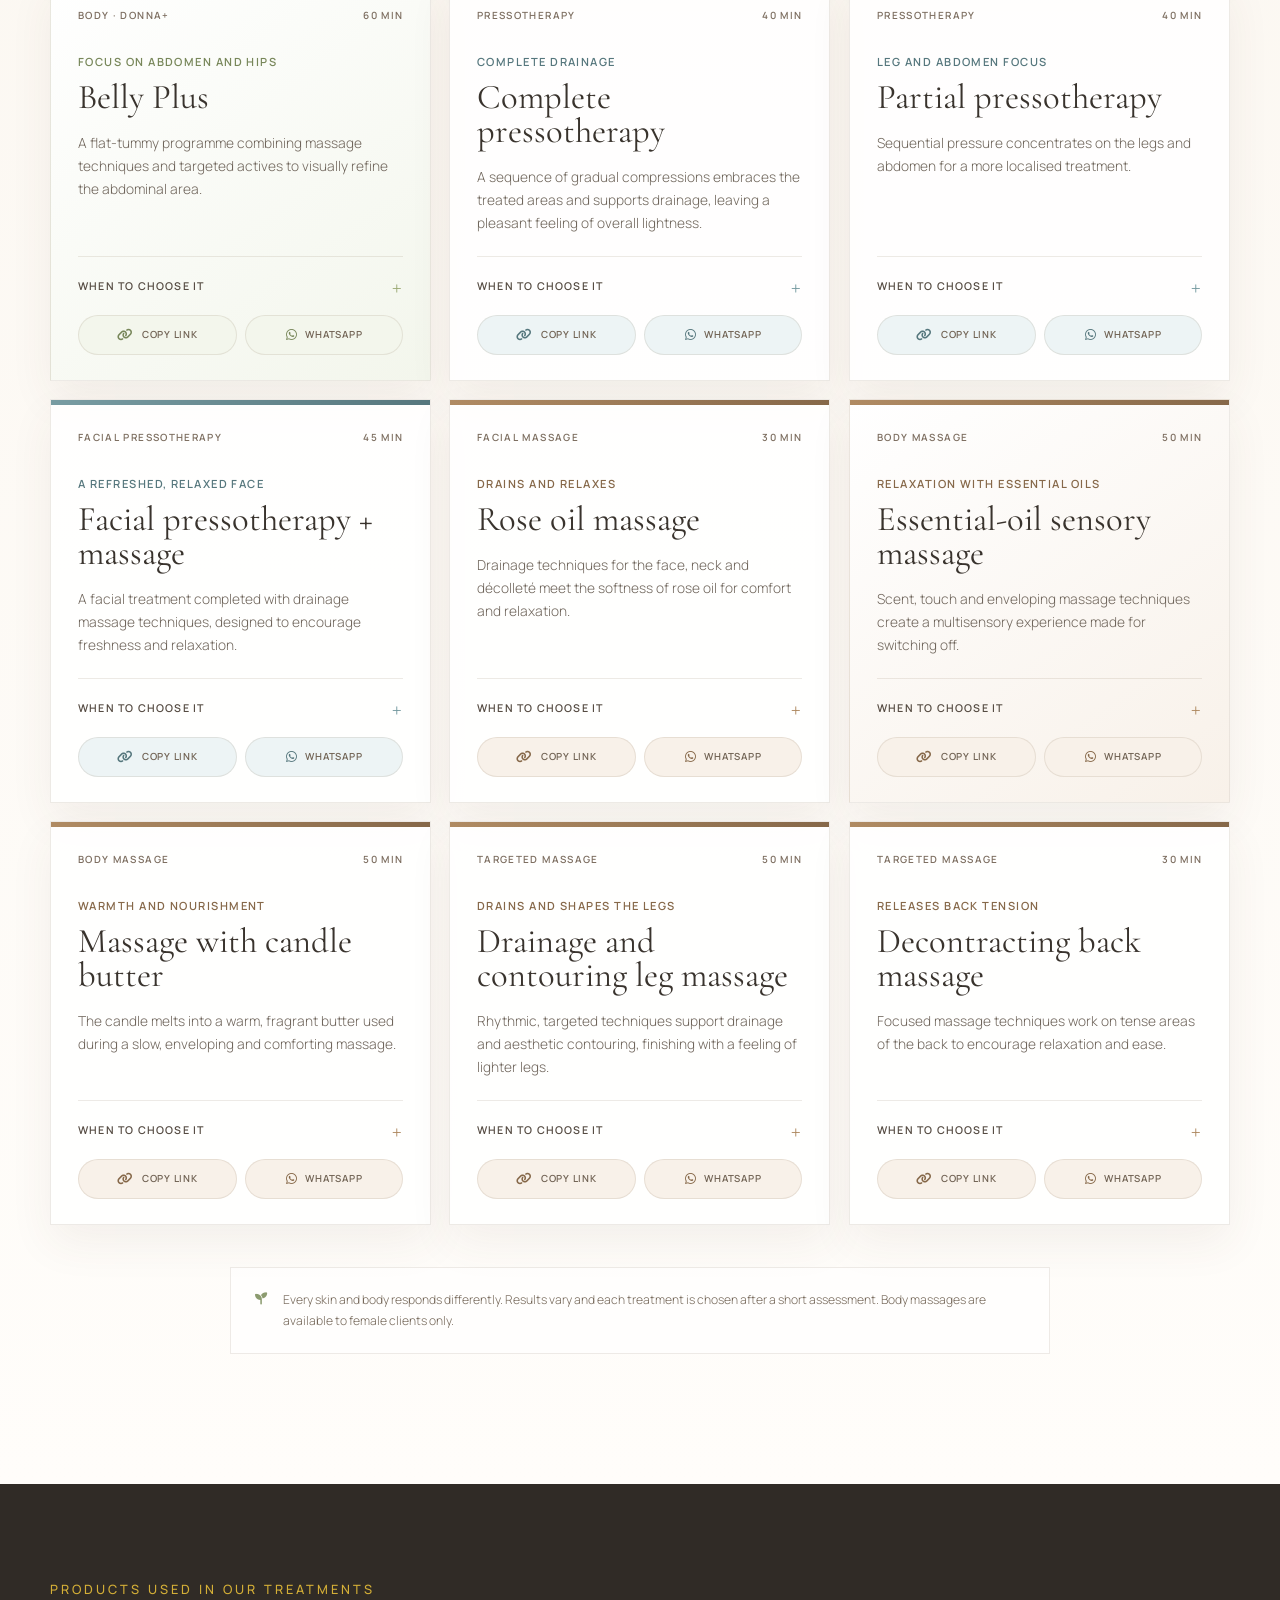
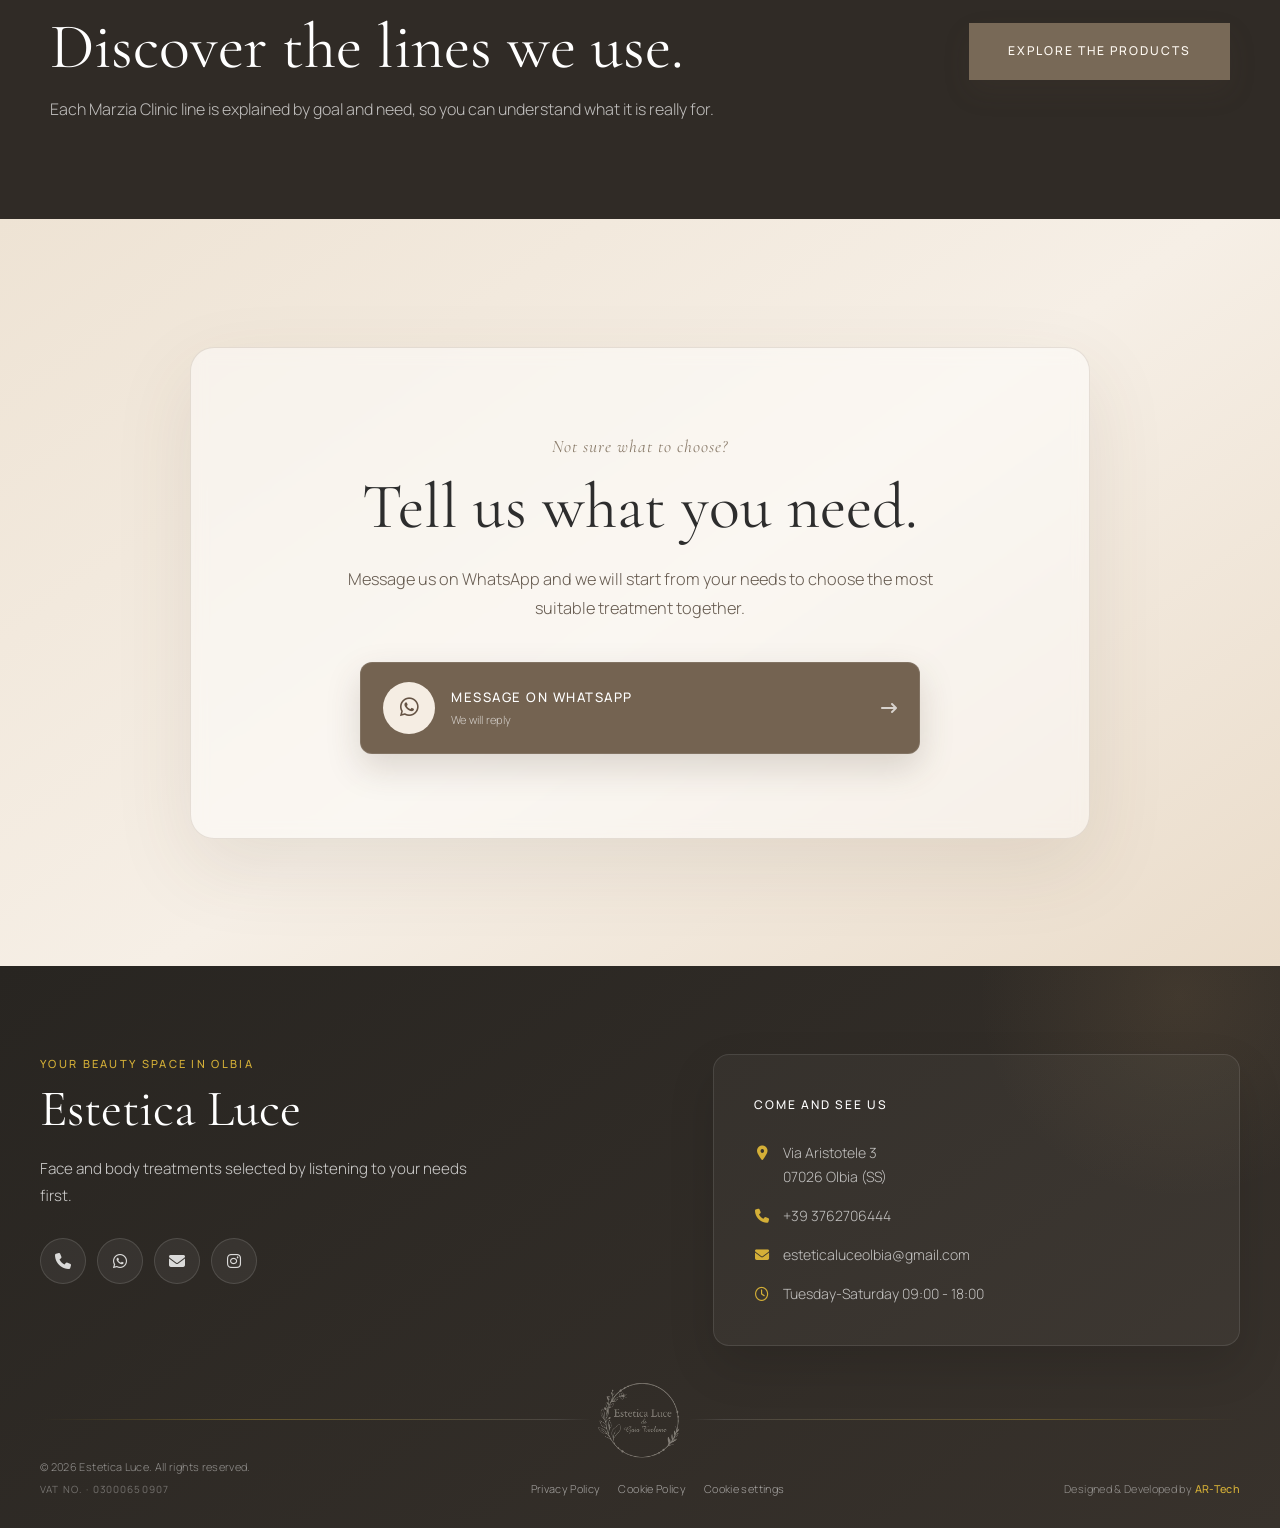
<file: en/treatments/index.html>
<!DOCTYPE html>
<html lang="en">

<head>
    <meta charset="UTF-8">
    <meta name="viewport" content="width=device-width, initial-scale=1.0">
    <title>Face and body treatments in Olbia | Estetica Luce</title>
    <meta name="description" content="A guide to face and body treatments at Estetica Luce in Olbia. Learn about Glowhite, Lifty Plus, Nio-Reducell, pressotherapy and massage.">
    <meta name="author" content="Estetica Luce di Gaia Tecleme">
    <meta name="robots" content="index, follow, max-image-preview:large, max-snippet:-1, max-video-preview:-1">
    <meta name="theme-color" content="#F2EBE1">
    <link rel="icon" href="../../assets/img/favicon/favicon.ico" sizes="any">
    <link rel="icon" type="image/png" sizes="32x32" href="../../assets/img/favicon/favicon-32x32.png">
    <link rel="apple-touch-icon" sizes="180x180" href="../../assets/img/favicon/apple-touch-icon.png">
    <link rel="manifest" href="../../manifest.webmanifest">
    <link rel="preload" as="image" href="../../assets/img/optimized/cabina-rituale-wide-1800.jpg" media="(min-width: 769px)" fetchpriority="high">
    <link rel="preload" as="image" href="../../assets/img/optimized/cabina-rituale-wide-960.jpg" media="(max-width: 768px)" fetchpriority="high">
    <link rel="canonical" href="https://andrearuz97.github.io/Estetica_Luce_site/en/treatments/">
    <link rel="alternate" hreflang="it" href="https://andrearuz97.github.io/Estetica_Luce_site/trattamenti/">
    <link rel="alternate" hreflang="en" href="https://andrearuz97.github.io/Estetica_Luce_site/en/treatments/">
    <link rel="alternate" hreflang="x-default" href="https://andrearuz97.github.io/Estetica_Luce_site/trattamenti/">
    <meta property="og:type" content="website">
    <meta property="og:locale" content="en_GB">
    <meta property="og:locale:alternate" content="it_IT">
    <meta property="og:site_name" content="Estetica Luce">
    <meta property="og:title" content="Face and body treatments in Olbia | Estetica Luce">
    <meta property="og:description" content="A clear guide to face and body treatments, pressotherapy and massage available at Estetica Luce in Olbia.">
    <meta property="og:url" content="https://andrearuz97.github.io/Estetica_Luce_site/en/treatments/">
    <meta property="og:image" content="https://andrearuz97.github.io/Estetica_Luce_site/assets/img/og-estetica-luce.png">
    <meta property="og:image:secure_url" content="https://andrearuz97.github.io/Estetica_Luce_site/assets/img/og-estetica-luce.png">
    <meta property="og:image:type" content="image/png">
    <meta property="og:image:width" content="1200">
    <meta property="og:image:height" content="630">
    <meta property="og:image:alt" content="Estetica Luce by Gaia Tecleme logo">
    <meta name="twitter:card" content="summary_large_image">
    <meta name="twitter:title" content="Face and body treatments in Olbia | Estetica Luce">
    <meta name="twitter:description" content="Learn about face and body treatments, pressotherapy and massage available in Olbia.">
    <meta name="twitter:image" content="https://andrearuz97.github.io/Estetica_Luce_site/assets/img/og-estetica-luce.png">
    <meta name="twitter:image:alt" content="Estetica Luce by Gaia Tecleme logo">
    <script type="application/ld+json">
        {
            "@context": "https://schema.org",
            "@graph": [
                {
                    "@type": "WebPage",
                    "@id": "https://andrearuz97.github.io/Estetica_Luce_site/en/treatments/#webpage",
                    "url": "https://andrearuz97.github.io/Estetica_Luce_site/en/treatments/",
                    "name": "Face and body treatments in Olbia | Estetica Luce",
                    "description": "A guide to face and body treatments, pressotherapy and massage available at Estetica Luce in Olbia.",
                    "inLanguage": "en-GB",
                    "isPartOf": { "@id": "https://andrearuz97.github.io/Estetica_Luce_site/#website" },
                    "about": { "@id": "https://andrearuz97.github.io/Estetica_Luce_site/#beautysalon" },
                    "mainEntity": { "@id": "https://andrearuz97.github.io/Estetica_Luce_site/en/treatments/#list" },
                    "primaryImageOfPage": {
                        "@type": "ImageObject",
                        "url": "https://andrearuz97.github.io/Estetica_Luce_site/assets/img/optimized/cabina-rituale-wide-1800.jpg"
                    }
                },
                {
                    "@type": "BreadcrumbList",
                    "@id": "https://andrearuz97.github.io/Estetica_Luce_site/en/treatments/#breadcrumb",
                    "itemListElement": [
                        { "@type": "ListItem", "position": 1, "name": "Home", "item": "https://andrearuz97.github.io/Estetica_Luce_site/en/" },
                        { "@type": "ListItem", "position": 2, "name": "Treatments", "item": "https://andrearuz97.github.io/Estetica_Luce_site/en/treatments/" }
                    ]
                },
                {
                    "@type": "ItemList",
                    "@id": "https://andrearuz97.github.io/Estetica_Luce_site/en/treatments/#list",
                    "name": "Estetica Luce treatments",
                    "itemListOrder": "https://schema.org/ItemListUnordered",
                    "numberOfItems": 18,
                    "itemListElement": [
                        { "@type": "ListItem", "position": 1, "name": "Ultrasonic facial cleansing" },
                        { "@type": "ListItem", "position": 2, "name": "Petali di Luce - Peel-Off Mandelic Fruit" },
                        { "@type": "ListItem", "position": 3, "name": "Lifty Plus" },
                        { "@type": "ListItem", "position": 4, "name": "Glowhite" },
                        { "@type": "ListItem", "position": 5, "name": "CromoAroma Purifying" },
                        { "@type": "ListItem", "position": 6, "name": "CromoAroma Sensitive Skin" },
                        { "@type": "ListItem", "position": 7, "name": "Hot or cold detox wrap" },
                        { "@type": "ListItem", "position": 8, "name": "Nio-Reducell" },
                        { "@type": "ListItem", "position": 9, "name": "Booty Plus" },
                        { "@type": "ListItem", "position": 10, "name": "Belly Plus" },
                        { "@type": "ListItem", "position": 11, "name": "Complete pressotherapy" },
                        { "@type": "ListItem", "position": 12, "name": "Partial pressotherapy" },
                        { "@type": "ListItem", "position": 13, "name": "Facial pressotherapy with massage" },
                        { "@type": "ListItem", "position": 14, "name": "Rose oil massage" },
                        { "@type": "ListItem", "position": 15, "name": "Essential-oil sensory massage" },
                        { "@type": "ListItem", "position": 16, "name": "Massage with candle butter" },
                        { "@type": "ListItem", "position": 17, "name": "Drainage and contouring leg massage" },
                        { "@type": "ListItem", "position": 18, "name": "Decontracting back massage" }
                    ]
                }
            ]
        }
    </script>
    <link rel="stylesheet" href="../../assets/vendor/fontawesome/css/all.css">
    <link rel="stylesheet" href="../../assets/style/style.css?v=20260807-3">
</head>

<body>
    <header class="main-header">
        <a href="../index.html#home" class="logo-link" title="Back to Home">
            <img src="../../assets/img/logo-estetica-luce-transparent.png" alt="Estetica Luce" class="navbar-logo" width="1309" height="1201" decoding="async">
            <span class="navbar-brand-text"><strong>Estetica Luce</strong></span>
        </a>
        <nav class="nav-links" aria-label="Main navigation">
            <a href="../index.html#home">Home</a>
            <a href="./index.html" aria-current="page">Treatments</a>
            <a href="../index.html#prima-dopo">Before &amp; After</a>
            <a href="../index.html#recensioni">Reviews</a>
            <a href="../products/index.html">Products</a>
            <a href="#contact">Book now</a>
        </nav>
        <div class="language-switcher" aria-label="Language selection">
            <a href="../../trattamenti/index.html" class="language-option"><span class="language-flag flag-it" aria-hidden="true"></span><span>IT</span></a>
            <a href="./index.html" class="language-option" aria-current="page"><span class="language-flag flag-en" aria-hidden="true"></span><span>EN</span></a>
        </div>
        <button class="hamburger-menu" id="hamburger-toggle" type="button" aria-label="Open menu" aria-expanded="false"><span class="bar"></span><span class="bar"></span><span class="bar"></span></button>
    </header>

    <main>
        <section class="page-hero treatments-hero">
            <div class="page-hero-content treatments-hero-content">
                <span class="hero-eyebrow">Treatment guide <i aria-hidden="true"></i> Estetica Luce</span>
                <h1 class="page-hero-title"><span>Treatments</span><em>made for you.</em></h1>
                <div class="gold-divider" aria-hidden="true"></div>
                <p class="page-hero-tagline">Every skin has a different story.</p>
                <p class="page-hero-description">Discover our more specialised treatments, what they do and the needs
                    they are designed for. A clear guide with no prices and no technical jargon.</p>
                <div class="hero-actions page-hero-actions">
                    <a href="#catalogue" class="btn-luxury">View all treatments</a>
                    <a href="#contact" class="btn-luxury btn-luxury-secondary">Ask for advice</a>
                </div>
                <div class="hero-meta" aria-label="Guide contents">
                    <span>18 selected treatments</span>
                    <span>Face · body · wellbeing</span>
                </div>
            </div>
        </section>

        <section id="how-to-choose" class="treatment-intro-section">
            <div class="treatment-intro-copy">
                <span class="ritual-category">A guide to help you choose</span>
                <h2>Start with your needs.</h2>
                <p>Select the result you are looking for to see the treatments closest to your needs; before starting,
                    we will consider your skin, habits and the most suitable programme together.</p>
            </div>
            <div class="treatment-needs" role="group" aria-label="Filter by need">
                <button type="button" class="treatment-need" data-treatment-need="radiance" aria-pressed="false"><i class="fa-regular fa-sun" aria-hidden="true"></i><span>Radiance</span></button>
                <button type="button" class="treatment-need" data-treatment-need="hydration" aria-pressed="false"><i class="fa-solid fa-droplet" aria-hidden="true"></i><span>Hydration</span></button>
                <button type="button" class="treatment-need" data-treatment-need="lightness" aria-pressed="false"><i class="fa-solid fa-feather" aria-hidden="true"></i><span>Lightness</span></button>
                <button type="button" class="treatment-need" data-treatment-need="firmness" aria-pressed="false"><i class="fa-solid fa-wand-magic-sparkles" aria-hidden="true"></i><span>Firmness</span></button>
                <button type="button" class="treatment-need" data-treatment-need="drainage" aria-pressed="false"><i class="fa-solid fa-water" aria-hidden="true"></i><span>Drainage</span></button>
                <button type="button" class="treatment-need" data-treatment-need="relaxation" aria-pressed="false"><i class="fa-regular fa-moon" aria-hidden="true"></i><span>Relaxation</span></button>
            </div>
        </section>

        <section id="catalogue" class="treatment-catalog-section">
            <div class="treatment-catalog-heading">
                <span class="ritual-category">The complete guide</span>
                <h2>Face, body, pressotherapy and massage.</h2>
                <p>This is not a price list. It is a practical guide to what each treatment does and which one may be
                    closer to your needs.</p>
            </div>
            <div class="treatment-filters" role="group" aria-label="Filter treatments">
                <button type="button" class="treatment-filter is-active" data-treatment-filter="all" aria-pressed="true">All</button>
                <button type="button" class="treatment-filter" data-treatment-filter="viso" aria-pressed="false">Face</button>
                <button type="button" class="treatment-filter" data-treatment-filter="corpo" aria-pressed="false">Body</button>
                <button type="button" class="treatment-filter" data-treatment-filter="pressoterapia" aria-pressed="false">Pressotherapy</button>
                <button type="button" class="treatment-filter" data-treatment-filter="massaggi" aria-pressed="false">Massage</button>
            </div>
            <div class="treatment-filter-feedback">
                <p class="treatment-filter-status" data-treatment-status aria-live="polite">18 treatments to discover</p>
                <button type="button" class="treatment-view-share" data-treatment-view-share hidden><i class="fa-solid fa-share-nodes" aria-hidden="true"></i><span aria-live="polite">Share this selection</span></button>
            </div>

            <div class="treatment-card-grid">
                <article class="treatment-card treatment-card-viso" data-treatment-card data-category="viso">
                    <div class="treatment-card-meta"><span>Face</span><span>70 min</span></div><p class="treatment-card-result">A deeper, gentler cleanse</p><h3>Ultrasonic facial cleansing</h3>
                    <p>An in-depth cleansing treatment using ultrasonic technology to lift impurities and dullness and leave the skin looking fresher and more even.</p><details><summary>When to choose it</summary><p>When skin feels congested, dull or rough and you want more than a classic cleansing facial.</p></details>
                </article>
                <article class="treatment-card treatment-card-viso" data-treatment-card data-category="viso">
                    <div class="treatment-card-meta"><span>Face · Marzia Clinic</span><span>60 min</span></div><p class="treatment-card-result">Hydrates, smooths, brightens</p><h3>Petali di Luce<br><small>Peel-Off Mandelic Fruit</small></h3>
                    <p>Mandelic acid and a peel-off mask support skin renewal, helping it look more hydrated, even and radiant.</p><details><summary>When to choose it</summary><p>For delicate, sensitive or dehydrated skin seeking a restorative, hydrating and age-supporting treatment.</p></details>
                </article>
                <article class="treatment-card treatment-card-viso treatment-card-featured" data-treatment-card data-category="viso">
                    <div class="treatment-card-meta"><span>Face · Donna+</span><span>60 min</span></div><p class="treatment-card-result">Plumps and defines</p><h3>Lifty Plus</h3>
                    <p>A plumping and lifting facial treatment created to support tone, firmness and radiance when skin looks thinner or depleted.</p><details><summary>When to choose it</summary><p>Especially suited to the hormonal changes of peri-menopause, menopause and post-menopause.</p></details>
                </article>
                <article class="treatment-card treatment-card-viso" data-treatment-card data-category="viso">
                    <div class="treatment-card-meta"><span>Face · Marzia Clinic</span><span>45 min</span></div><p class="treatment-card-result">Evens tone and restores glow</p><h3>Glowhite</h3>
                    <p>A brightening and depigmenting protocol designed to soften the appearance of dark spots and reveal a more even-looking complexion.</p><details><summary>When to choose it</summary><p>For uneven tone linked to sun exposure, ageing or hormonal changes. An initial assessment is essential.</p></details>
                </article>
                <article class="treatment-card treatment-card-viso" data-treatment-card data-category="viso">
                    <div class="treatment-card-meta"><span>Face · CromoAroma</span><span>50 min</span></div><p class="treatment-card-result">Purifies and rebalances</p><h3>CromoAroma Purifying</h3>
                    <p>Sebum-balancing actives, chromotherapy and aromatherapy work on pores, blemishes and shine for more than a simple cleanse.</p><details><summary>When to choose it</summary><p>For congested or uneven skin with visible pores, excess oil and recurring blemishes.</p></details>
                </article>
                <article class="treatment-card treatment-card-viso" data-treatment-card data-category="viso">
                    <div class="treatment-card-meta"><span>Face · CromoAroma</span><span>50 min</span></div><p class="treatment-card-result">Soothes and protects</p><h3>CromoAroma Sensitive Skin</h3>
                    <p>A soothing, hydrating treatment with blue chromotherapy and selected essential oils to encourage softness and comfort.</p><details><summary>When to choose it</summary><p>When skin feels tight, looks red or dehydrated, or reacts easily to external factors.</p></details>
                </article>

                <article class="treatment-card treatment-card-corpo" data-treatment-card data-category="corpo">
                    <div class="treatment-card-meta"><span>Body</span><span>45 min</span></div><p class="treatment-card-result">Tailored detox and lightness</p><h3>Hot or cold detox wrap</h3>
                    <p>A body wrap selected in the version best suited to your needs, designed to support drainage, comfort and a feeling of lightness.</p><details><summary>When to choose it</summary><p>For heaviness or puffiness, or to add a detox step to a body-care programme.</p></details>
                </article>
                <article class="treatment-card treatment-card-corpo" data-treatment-card data-category="corpo">
                    <div class="treatment-card-meta"><span>Body · Marzia Clinic</span><span>30 min</span></div><p class="treatment-card-result">Fast, intensive body care</p><h3>Nio-Reducell</h3>
                    <p>Three ultra-concentrated products and niosomal cosmetic technology in a quick protocol for the legs and abdomen.</p><details><summary>When to choose it</summary><p>For water retention, puffiness, heavy legs, cellulite concerns and localised areas.</p></details>
                </article>
                <article class="treatment-card treatment-card-corpo treatment-card-featured" data-treatment-card data-category="corpo">
                    <div class="treatment-card-meta"><span>Body · Donna+</span><span>60 min</span></div><p class="treatment-card-result">Lighter, more harmonious legs</p><h3>Booty Plus</h3>
                    <p>A programme for legs, thighs and glutes combining massage techniques and targeted cosmetics to work on the look of cellulite and skin firmness.</p><details><summary>When to choose it</summary><p>For orange-peel texture, puffiness and skin you want to feel firmer and lighter.</p></details>
                </article>
                <article class="treatment-card treatment-card-corpo treatment-card-featured" data-treatment-card data-category="corpo">
                    <div class="treatment-card-meta"><span>Body · Donna+</span><span>60 min</span></div><p class="treatment-card-result">Focus on abdomen and hips</p><h3>Belly Plus</h3>
                    <p>A flat-tummy programme combining massage techniques and targeted actives to visually refine the abdominal area.</p><details><summary>When to choose it</summary><p>When you want a focused, non-invasive programme for the abdomen and hips.</p></details>
                </article>

                <article class="treatment-card treatment-card-presso" data-treatment-card data-category="pressoterapia">
                    <div class="treatment-card-meta"><span>Pressotherapy</span><span>40 min</span></div><p class="treatment-card-result">Complete drainage</p><h3>Complete pressotherapy</h3>
                    <p>A sequence of gradual compressions embraces the treated areas and supports drainage, leaving a pleasant feeling of overall lightness.</p><details><summary>When to choose it</summary><p>When your body feels heavy or you want to add a drainage treatment to a broader programme.</p></details>
                </article>
                <article class="treatment-card treatment-card-presso" data-treatment-card data-category="pressoterapia">
                    <div class="treatment-card-meta"><span>Pressotherapy</span><span>40 min</span></div><p class="treatment-card-result">Leg and abdomen focus</p><h3>Partial pressotherapy</h3>
                    <p>Sequential pressure concentrates on the legs and abdomen for a more localised treatment.</p><details><summary>When to choose it</summary><p>When puffiness and heaviness are mainly felt in the lower body and abdominal area.</p></details>
                </article>
                <article class="treatment-card treatment-card-presso" data-treatment-card data-category="pressoterapia">
                    <div class="treatment-card-meta"><span>Facial pressotherapy</span><span>45 min</span></div><p class="treatment-card-result">A refreshed, relaxed face</p><h3>Facial pressotherapy + massage</h3>
                    <p>A facial treatment completed with drainage massage techniques, designed to encourage freshness and relaxation.</p><details><summary>When to choose it</summary><p>When your face looks tired or puffy and you want a gentle, targeted treatment.</p></details>
                </article>

                <article class="treatment-card treatment-card-massaggi" data-treatment-card data-category="massaggi">
                    <div class="treatment-card-meta"><span>Facial massage</span><span>30 min</span></div><p class="treatment-card-result">Drains and relaxes</p><h3>Rose oil massage</h3>
                    <p>Drainage techniques for the face, neck and décolleté meet the softness of rose oil for comfort and relaxation.</p><details><summary>When to choose it</summary><p>When you want to give your face focused attention without a full cosmetic protocol.</p></details>
                </article>
                <article class="treatment-card treatment-card-massaggi treatment-card-featured" data-treatment-card data-category="massaggi">
                    <div class="treatment-card-meta"><span>Body massage</span><span>50 min</span></div><p class="treatment-card-result">Relaxation with essential oils</p><h3>Essential-oil sensory massage</h3>
                    <p>Scent, touch and enveloping massage techniques create a multisensory experience made for switching off.</p><details><summary>When to choose it</summary><p>When you seek deeper relaxation and enjoy the aromatic experience of essential oils.</p></details>
                </article>
                <article class="treatment-card treatment-card-massaggi" data-treatment-card data-category="massaggi">
                    <div class="treatment-card-meta"><span>Body massage</span><span>50 min</span></div><p class="treatment-card-result">Warmth and nourishment</p><h3>Massage with candle butter</h3>
                    <p>The candle melts into a warm, fragrant butter used during a slow, enveloping and comforting massage.</p><details><summary>When to choose it</summary><p>If you enjoy warmth and rich textures and want your skin to feel beautifully soft.</p></details>
                </article>
                <article class="treatment-card treatment-card-massaggi" data-treatment-card data-category="massaggi">
                    <div class="treatment-card-meta"><span>Targeted massage</span><span>50 min</span></div><p class="treatment-card-result">Drains and shapes the legs</p><h3>Drainage and contouring leg massage</h3>
                    <p>Rhythmic, targeted techniques support drainage and aesthetic contouring, finishing with a feeling of lighter legs.</p><details><summary>When to choose it</summary><p>When your legs feel heavy and you want a fully manual treatment focused on drainage and contour.</p></details>
                </article>
                <article class="treatment-card treatment-card-massaggi" data-treatment-card data-category="massaggi">
                    <div class="treatment-card-meta"><span>Targeted massage</span><span>30 min</span></div><p class="treatment-card-result">Releases back tension</p><h3>Decontracting back massage</h3>
                    <p>Focused massage techniques work on tense areas of the back to encourage relaxation and ease.</p><details><summary>When to choose it</summary><p>When stress, posture or long periods of sitting leave your back tight. This is not a medical treatment.</p></details>
                </article>
            </div>

            <div class="treatment-catalog-note"><i class="fa-solid fa-seedling" aria-hidden="true"></i><p>Every skin and body responds differently. Results vary and each treatment is chosen after a short assessment. Body massages are available to female clients only.</p></div>
        </section>

        <section class="treatment-products-link">
            <div><span class="ritual-category">Products used in our treatments</span><h2>Discover the lines we use.</h2><p>Each Marzia Clinic line is explained by goal and need, so you can understand what it is really for.</p></div>
            <a href="../products/index.html" class="btn-luxury">Explore the products</a>
        </section>

        <section id="contact" class="contact-section">
            <div class="contact-container"><span class="contact-subtitle">Not sure what to choose?</span><h2 class="contact-title">Tell us what you need.</h2><p class="contact-desc">Message us on WhatsApp and we will start from your needs to choose the most suitable treatment together.</p>
                <div class="contact-buttons-group"><a href="https://wa.me/393762706444?text=Hello!%20I%20have%20seen%20the%20treatments%20on%20your%20website%20and%20would%20like%20help%20choosing%20the%20right%20one."
                    target="_blank" rel="noopener noreferrer" class="btn-contact-action btn-whatsapp"><span class="contact-whatsapp-icon"><i class="fa-brands fa-whatsapp"></i></span><span class="contact-whatsapp-copy"><strong>Message on WhatsApp</strong><small>We will reply</small></span><i class="fa-solid fa-arrow-right-long contact-whatsapp-arrow" aria-hidden="true"></i></a></div>
            </div>
        </section>

    </main>

    <footer class="main-footer">
        <div class="footer-container"><div class="footer-main-grid">
            <div class="footer-brand-block"><span class="footer-eyebrow">Your beauty space in Olbia</span><h2>Estetica Luce</h2><p>Face and body treatments selected by listening to your needs first.</p>
                <div class="footer-socials" aria-label="Contact and social links"><a href="tel:+393762706444" class="footer-social-circle" aria-label="Call Estetica Luce"><i class="fa-solid fa-phone"></i></a><a href="https://wa.me/393762706444" target="_blank" rel="noopener noreferrer" class="footer-social-circle" aria-label="Message us on WhatsApp"><i class="fa-brands fa-whatsapp"></i></a><a href="mailto:esteticaluceolbia@gmail.com" class="footer-social-circle" aria-label="Send an email"><i class="fa-solid fa-envelope"></i></a><a href="https://www.instagram.com/estetica.luce_gaia.tecleme/" target="_blank" rel="noopener noreferrer" class="footer-social-circle" aria-label="Follow us on Instagram"><i class="fa-brands fa-instagram"></i></a></div>
            </div>
            <div class="footer-info-block"><h3>Come and see us</h3><a href="https://maps.google.com/?q=Via+Aristotele+3,+Olbia+SS" target="_blank" rel="noopener noreferrer" class="footer-info-link"><i class="fa-solid fa-location-dot"></i><span>Via Aristotele 3<br>07026 Olbia (SS)</span></a><a href="tel:+393762706444" class="footer-info-link"><i class="fa-solid fa-phone"></i><span>+39 3762706444</span></a><a href="mailto:esteticaluceolbia@gmail.com" class="footer-info-link"><i class="fa-solid fa-envelope"></i><span>esteticaluceolbia@gmail.com</span></a><span class="footer-appointment"><i class="fa-regular fa-clock"></i> Tuesday-Saturday 09:00 - 18:00</span></div>
        </div><div class="footer-divider"></div><div class="footer-bottom"><div class="footer-copyright"><p>&copy; <span id="current-year"></span> Estetica Luce. All rights reserved.</p><span class="footer-vat">VAT no. · 03000650907</span></div><div class="footer-legal-links" aria-label="Legal links"><a href="../privacy-policy/index.html">Privacy Policy</a><a href="../cookie-policy/index.html" data-cookie-policy-link>Cookie Policy</a><button type="button" data-cookie-reset>Cookie settings</button></div><p class="footer-credit">Designed &amp; Developed by <a href="https://www.linkedin.com/in/andrea-ruzittu-575633262" class="developer-link" target="_blank" rel="noopener noreferrer">AR-Tech</a></p></div></div>
    </footer>
    <div class="floating-actions"><button id="scroll-top-btn" class="btn-floating btn-scroll" title="Back to top"><i class="fas fa-chevron-up"></i></button><a href="https://wa.me/393762706444?text=Hello!%20I%20would%20like%20information%20about%20your%20treatments." target="_blank" rel="noopener noreferrer" class="btn-floating btn-whatsapp-float" title="Message on WhatsApp"><i class="fab fa-whatsapp"></i></a></div>
    <script src="../../assets/script/script.js?v=20260808-3"></script>
</body>
</html>
</file>
<file: assets/style/style.css>
@font-face {
    font-family: 'Cormorant Garamond';
    font-style: normal;
    font-weight: 400 600;
    font-display: swap;
    src: url('../fonts/cormorant-garamond-normal-latin.woff2') format('woff2');
}

@font-face {
    font-family: 'Cormorant Garamond';
    font-style: italic;
    font-weight: 400;
    font-display: swap;
    src: url('../fonts/cormorant-garamond-italic-400-latin.woff2') format('woff2');
}

@font-face {
    font-family: 'Manrope';
    font-style: normal;
    font-weight: 300 600;
    font-display: swap;
    src: url('../fonts/manrope-normal-latin.woff2') format('woff2');
}

/* ==========================================================================
   1. DESIGN SYSTEM & VARIABLES
   ========================================================================== */
:root {
    --bg-cream: #FAF7F2;       /* Sfondo principale ultra-pulito */
    --bg-beige: #F2EBE1;       /* Sfondi sezioni e blocchi alternati (Header/Footer) */
    --accent-gold: #D4AF37;    /* Dettagli, icone e link di lusso */
    --taupe: #8C7E6D;          /* Colore secondario per testi eleganti */
    --dark-text: #2D2D2D;      /* Testo principale per massima leggibilità */
    --light-text: #6E6E6E;     /* Testi secondari e descrizioni */
    --white: #FFFFFF;
    --hero-background-image: url('../img/optimized/specchio-1800.jpg');
    --hero-background-position: left center;
    --img-trattamento-viso: url('../img/optimized/cabina-rituale-wide-1800.jpg');
    --img-trattamento-corpo: url('../img/optimized/cabina-corpo-wide-1800.jpg');
    --img-trattamento-presso: url('../img/optimized/pressoterapia-1200.jpg');
    --img-trattamento-massaggi: url('../img/optimized/massaggi-dettaglio-1200.jpg');
    --img-gallery-ingresso: url('../img/optimized/ingresso-1800.jpg');
    --img-gallery-cabina-corpo: url('../img/optimized/cabina-corpo-wide-1800.jpg');
    --img-gallery-cabina-mani: url('../img/optimized/cabina-mani-1800.jpg');
    --img-gallery-cabina-rituale: url('../img/optimized/cabina-rituale-wide-1800.jpg');
    --img-gallery-prodotti: url('../img/optimized/prodotti-1800.jpg');
    --img-products-hero: url('../img/optimized/prodotti-1800.jpg');
    --transition-smooth: all 0.4s cubic-bezier(0.25, 1, 0.5, 1);
}

/* ==========================================================================
   2. BASE RESET & GLOBAL STYLES
   ========================================================================== */
*, *::before, *::after {
    box-sizing: border-box;
    margin: 0;
    padding: 0;
}

html {
    scroll-behavior: auto;
    font-size: 16px;
    background-color: var(--bg-cream);
    -webkit-tap-highlight-color: transparent;
}

body {
    background-color: var(--bg-cream);
    font-family: 'Manrope', sans-serif;
    color: var(--dark-text);
    line-height: 1.7;
    overflow-x: hidden;
    -webkit-font-smoothing: antialiased;
}

body::before,
body::after {
    content: '';
    position: fixed;
    opacity: 0;
    visibility: hidden;
    pointer-events: none;
}

body::before {
    inset: 0;
    z-index: 9998;
    background-color: var(--bg-cream);
    transition: opacity 180ms cubic-bezier(0.4, 0, 0.2, 1), visibility 0s linear 180ms;
}

body::after {
    top: 50%;
    left: 50%;
    z-index: 9999;
    width: clamp(136px, 16vw, 210px);
    aspect-ratio: 1309 / 1201;
    background: url('../img/logo-estetica-luce-transparent.png') center / contain no-repeat;
    transform: translate(-50%, -50%) scale(0.97);
    transition: opacity 140ms ease, transform 180ms cubic-bezier(0.22, 1, 0.36, 1), visibility 0s linear 180ms;
}

@media (prefers-reduced-motion: no-preference) {
    body::before {
        animation: site-transition-reveal 240ms cubic-bezier(0.22, 1, 0.36, 1) both;
    }

    body::after {
        animation: site-logo-reveal 220ms cubic-bezier(0.22, 1, 0.36, 1) both;
    }

    body.is-navigation-fading::before,
    body.is-navigation-fading::after {
        animation: none;
        opacity: 1;
        visibility: visible;
        transition-delay: 0s;
    }

    body.is-navigation-fading::before {
        pointer-events: auto;
    }

    body.is-navigation-fading::after {
        transform: translate(-50%, -50%) scale(1);
    }
}

@keyframes site-transition-reveal {
    from { opacity: 1; visibility: visible; }
    to { opacity: 0; visibility: hidden; }
}

@keyframes site-logo-reveal {
    from { opacity: 1; visibility: visible; transform: translate(-50%, -50%) scale(1); }
    to { opacity: 0; visibility: hidden; transform: translate(-50%, -50%) scale(0.97); }
}

@media (prefers-reduced-motion: reduce) {
    body::before,
    body::after {
        animation: none;
        transition: none;
    }
}

body,
body * {
    -webkit-user-select: none;
    user-select: none;
    -webkit-touch-callout: none;
}

a,
button,
summary,
[role="button"] {
    -webkit-tap-highlight-color: transparent;
}

button {
    -webkit-appearance: none;
    appearance: none;
}

a:focus,
button:focus,
summary:focus,
[role="button"]:focus {
    outline: none;
}

a:focus-visible,
button:focus-visible,
summary:focus-visible,
[role="button"]:focus-visible {
    outline: 2px solid #8f785f;
    outline-offset: 4px;
}

body.menu-open {
    overflow: hidden;
}

body.menu-open .floating-actions {
    opacity: 0;
    pointer-events: none;
}

/* Typography Global */
h1, h2, h3 {
    font-family: 'Cormorant Garamond', serif;
    font-weight: 400;
    letter-spacing: 0;
}

/* Layout Containers */
.container-small {
    max-width: 850px;
    margin: 0 auto;
    width: 100%;
}

.section-header {
    position: relative;
    text-align: center;
    margin-bottom: 72px;
}

.section-header::before {
    content: 'ESTETICA LUCE  ·  OLBIA';
    display: block;
    margin-bottom: 15px;
    color: #9a7d5c;
    font-size: 0.62rem;
    font-weight: 600;
    letter-spacing: 3.2px;
    text-transform: uppercase;
}

.section-header::after {
    content: '';
    display: block;
    width: 54px;
    height: 1px;
    margin: 24px auto 0;
    background: linear-gradient(90deg, transparent, #b58f5e 28%, #b58f5e 72%, transparent);
}

.section-header h2 {
    margin-bottom: 18px;
    font-size: clamp(2.7rem, 5vw, 3.8rem);
    line-height: 1.04;
}

.section-header p {
    max-width: 620px;
    margin: 0 auto;
    font-size: 1.1rem;
    color: var(--light-text);
    font-weight: 300;
    line-height: 1.7;
}

/* Soft luxury scroll reveal */
.reveal-on-scroll {
    opacity: 0;
    transform: translate3d(0, 16px, 0);
    transition:
        opacity 0.6s ease-out,
        transform 0.6s cubic-bezier(0.22, 1, 0.36, 1);
    transition-delay: var(--reveal-delay, 0ms);
    will-change: opacity, transform;
}

.reveal-on-scroll.is-revealed {
    opacity: 1;
    transform: translate3d(0, 0, 0);
}

@media (prefers-reduced-motion: reduce) {
    .reveal-on-scroll {
        opacity: 1;
        filter: none;
        transform: none;
        transition: none;
    }
}

/* ==========================================================================
   3. BACKGROUND IMAGES MAPPING (Sostituzione stili inline)
   ========================================================================== */
/* Anteprime descrittive: fotografie coerenti con ciascuna famiglia. */
.trattamento-preview-viso { --image-position: center 50%; background-image: var(--img-trattamento-viso); }
.trattamento-preview-corpo { --image-position: center 52%; background-image: var(--img-trattamento-corpo); }
.trattamento-preview-presso { --image-position: center 50%; background-image: var(--img-trattamento-presso); }
.trattamento-preview-massaggi { --image-position: center 48%; background-image: var(--img-trattamento-massaggi); }

/* Galleria */
.gallery-photo-ingresso { --image-position: center 50%; background-image: var(--img-gallery-ingresso); }
.gallery-photo-cabina-corpo { --image-position: center 52%; background-image: var(--img-gallery-cabina-corpo); }
.gallery-photo-cabina-mani { --image-position: center 52%; background-image: var(--img-gallery-cabina-mani); }
.gallery-photo-cabina-rituale { --image-position: center 50%; background-image: var(--img-gallery-cabina-rituale); }
.gallery-photo-marzia { --image-position: center 45%; background-image: var(--img-gallery-prodotti); }

@media (max-width: 768px) {
    :root {
        --hero-background-image: url('../img/optimized/specchio-960.jpg');
        --hero-background-position: 48% center;
        --img-trattamento-viso: url('../img/optimized/cabina-rituale-wide-960.jpg');
        --img-trattamento-corpo: url('../img/optimized/cabina-corpo-wide-960.jpg');
        --img-trattamento-presso: url('../img/optimized/pressoterapia-900.jpg');
        --img-trattamento-massaggi: url('../img/optimized/massaggi-dettaglio-900.jpg');
        --img-gallery-ingresso: url('../img/optimized/ingresso-960.jpg');
        --img-gallery-cabina-corpo: url('../img/optimized/cabina-corpo-wide-960.jpg');
        --img-gallery-cabina-mani: url('../img/optimized/cabina-mani-960.jpg');
        --img-gallery-cabina-rituale: url('../img/optimized/cabina-rituale-wide-960.jpg');
        --img-gallery-prodotti: url('../img/optimized/prodotti-960.jpg');
        --img-products-hero: url('../img/optimized/prodotti-960.jpg');
    }
}

/* ==========================================================================
   4. HEADER & NAVIGATION
   ========================================================================== */
.main-header {
    position: fixed;
    top: 0;
    left: 0;
    width: 100%;
    display: grid;
    grid-template-columns: minmax(225px, 1fr) auto auto;
    column-gap: clamp(22px, 2.7vw, 42px);
    align-items: center;
    padding: 9px clamp(24px, 4vw, 56px);
    z-index: 1000;
    background: rgba(246, 240, 231, 0.88);
    backdrop-filter: blur(18px);
    border-bottom: 1px solid rgba(111, 92, 70, 0.1);
    box-shadow: 0 8px 30px rgba(80, 65, 47, 0.035);
    transition: padding 0.35s ease, background-color 0.35s ease, box-shadow 0.35s ease;
}

.main-header.is-scrolled {
    padding-top: 7px;
    padding-bottom: 7px;
    background: rgba(250, 247, 242, 0.94);
    box-shadow: 0 12px 34px rgba(73, 58, 42, 0.09);
}

.logo-link {
    display: flex;
    align-items: center;
    justify-self: start;
    gap: 13px;
    width: auto;
    min-width: 0;
    text-decoration: none;
}

.navbar-logo {
    width: 56px;
    height: 56px;
    flex: 0 0 56px;
    max-width: none;
    object-fit: contain;
    object-position: center;
    opacity: 0.88;
    filter: contrast(0.94) sepia(0.06);
}

.nav-links {
    display: flex;
    align-items: center;
    justify-self: center;
    gap: clamp(17px, 1.55vw, 25px);
    padding: 0;
    background: transparent;
    border: 0;
    border-radius: 0;
    box-shadow: none;
}

.nav-links a {
    text-decoration: none;
    color: var(--dark-text);
    font-size: clamp(0.68rem, 0.74vw, 0.78rem);
    text-transform: uppercase;
    letter-spacing: 2px;
    font-weight: 400;
    transition: var(--transition-smooth);
}

.nav-links a:hover {
    color: var(--accent-gold);
}

.nav-links a.is-active,
.nav-links a[aria-current="page"] {
    color: var(--accent-gold);
}

.language-switcher {
    display: inline-flex;
    justify-self: end;
    align-items: center;
    gap: 2px;
    padding: 0 0 0 clamp(16px, 1.7vw, 26px);
    border-left: 1px solid rgba(111, 92, 70, 0.18);
}

.navbar-brand-text {
    display: flex;
    flex-direction: column;
    color: #4c4238;
    line-height: 1;
}

.navbar-brand-text strong {
    font-family: 'Cormorant Garamond', serif;
    font-size: 1.22rem;
    font-weight: 500;
    letter-spacing: 0.02em;
}

.language-option {
    display: inline-flex;
    align-items: center;
    gap: 6px;
    min-height: 32px;
    padding: 0 8px;
    color: #6a5d50;
    border-radius: 999px;
    font-size: 0.68rem;
    font-weight: 500;
    letter-spacing: 1.4px;
    line-height: 1;
    text-decoration: none;
    text-transform: uppercase;
    transition: var(--transition-smooth);
}

.language-option:hover,
.language-option[aria-current="page"] {
    color: #695744;
    background: rgba(255, 252, 247, 0.54);
    box-shadow: inset 0 -1px 0 #9c7d59;
}

.language-option:focus-visible {
    outline: 2px solid rgba(143, 120, 95, 0.58);
    outline-offset: 2px;
}

.language-flag {
    display: inline-block;
    width: 22px;
    aspect-ratio: 3 / 2;
    border: 1px solid rgba(46, 38, 30, 0.15);
    border-radius: 4px;
    background-position: center;
    background-repeat: no-repeat;
    background-size: cover;
    box-shadow: 0 2px 5px rgba(46, 38, 30, 0.15);
    flex: 0 0 auto;
}

.flag-it {
    background-image: url('../img/flags/it.svg');
}

.flag-en {
    background-image: url('../img/flags/gb.svg');
}

/* Hamburger Menu Core */
.hamburger-menu {
    display: none; /* Gestito in responsive */
    flex-direction: column;
    justify-content: space-between;
    width: 44px;
    height: 44px;
    padding: 13px 9px;
    margin-right: -9px;
    background: transparent;
    border: none;
    cursor: pointer;
    z-index: 1100;
}

.hamburger-menu .bar {
    width: 100%;
    height: 2px;
    background-color: var(--dark-text);
    transition: var(--transition-smooth);
}

.hamburger-menu.active .bar:nth-child(1) { transform: translateY(8px) rotate(45deg); }
.hamburger-menu.active .bar:nth-child(2) { opacity: 0; }
.hamburger-menu.active .bar:nth-child(3) { transform: translateY(-8px) rotate(-45deg); }

/* ==========================================================================
   5. SECTIONS STYLES
   ========================================================================== */

/* --- Hero Section --- */
.hero-section {
    min-height: 100svh;
    display: grid;
    align-items: center;
    text-align: left;
    position: relative;
    overflow: hidden;
    background:
        linear-gradient(90deg, rgba(244, 237, 227, 0.97) 0%, rgba(242, 233, 221, 0.92) 38%, rgba(235, 222, 207, 0.54) 67%, rgba(224, 205, 184, 0.28) 100%),
        var(--hero-background-image) var(--hero-background-position) / cover no-repeat;
    padding: clamp(154px, 18vh, 190px) clamp(30px, 7vw, 112px) clamp(112px, 13vh, 142px);
}

.hero-section::before {
    content: '';
    position: absolute;
    top: 19%;
    bottom: 19%;
    left: clamp(25px, 4.7vw, 76px);
    width: 1px;
    background: linear-gradient(to bottom, transparent, rgba(130, 102, 71, 0.30) 22%, rgba(130, 102, 71, 0.30) 78%, transparent);
}

.hero-content {
    position: relative;
    z-index: 1;
    max-width: 680px;
    width: 100%;
    margin-left: clamp(0px, 3.5vw, 56px);
}

.hero-eyebrow {
    display: inline-flex;
    align-items: center;
    gap: 13px;
    margin-bottom: 30px;
    color: #7f6b55;
    font-size: 0.65rem;
    font-weight: 600;
    letter-spacing: 2.8px;
    text-transform: uppercase;
}

.hero-eyebrow i {
    width: 28px;
    height: 1px;
    background: #aa8d69;
}

.brand-main-title {
    max-width: 650px;
    font-size: clamp(4.5rem, 7.4vw, 7rem);
    font-weight: 400;
    letter-spacing: -0.035em;
    color: #3c352f;
    line-height: 0.82;
    margin-bottom: 0;
}

.brand-main-title span,
.brand-main-title em {
    display: block;
}

.brand-main-title em {
    margin-top: 0.18em;
    margin-left: 0.62em;
    color: #8f7456;
    font-weight: 400;
    font-style: italic;
    letter-spacing: -0.045em;
}

.gold-divider {
    width: 62px;
    height: 1px;
    background-color: #a98c69;
    margin: 40px 0 28px;
}

.hero-tagline {
    max-width: 540px;
    margin: 0 0 12px;
    color: #80684f;
    font-family: 'Cormorant Garamond', serif;
    font-size: clamp(1.45rem, 2.2vw, 1.85rem);
    font-style: italic;
    font-weight: 400;
    line-height: 1.3;
}

.hero-description {
    max-width: 520px;
    margin: 0 0 34px;
    color: #655b51;
    font-size: clamp(0.88rem, 1.1vw, 0.98rem);
    font-weight: 300;
    line-height: 1.75;
}

.hero-actions {
    display: flex;
    flex-wrap: wrap;
    align-items: center;
    gap: 12px;
    width: auto;
    margin: 0;
}

.hero-actions .btn-luxury {
    width: auto;
}

.hero-meta {
    display: flex;
    flex-wrap: wrap;
    gap: 8px 24px;
    margin-top: 30px;
    color: #786957;
    font-size: 0.65rem;
    font-weight: 500;
    letter-spacing: 1.45px;
    text-transform: uppercase;
}

.hero-meta span {
    position: relative;
}

.hero-meta span + span::before {
    content: '';
    position: absolute;
    top: 50%;
    left: -13px;
    width: 3px;
    height: 3px;
    border-radius: 50%;
    background: #ae8f6b;
    transform: translateY(-50%);
}

.hero-actions .btn-luxury-secondary {
    background: rgba(255, 250, 243, 0.68);
    color: #786957;
    border-color: rgba(120, 105, 87, 0.38);
    box-shadow: 0 10px 24px rgba(91, 74, 55, 0.08);
}

.hero-actions .btn-luxury-secondary:hover {
    background: #fffaf3;
    color: #5f5346;
    border-color: rgba(120, 105, 87, 0.62);
}

.btn-luxury {
    display: inline-flex;
    align-items: center;
    justify-content: center;
    text-decoration: none;
    text-transform: uppercase;
    letter-spacing: 2px;
    font-size: 0.76rem;
    font-weight: 500;
    background-color: #786957;
    color: #fffaf3;
    border: 1px solid #786957;
    padding: 17px 38px;
    box-shadow: 0 12px 28px rgba(91, 74, 55, 0.12);
    transition: var(--transition-smooth);
}

.btn-luxury:hover {
    background-color: #5f5346;
    border-color: #5f5346;
    color: var(--white);
    transform: translateY(-2px);
    box-shadow: 0 16px 34px rgba(91, 74, 55, 0.18);
}

/* --- Manifesto / Filosofia --- */
.manifesto-section {
    background-color: var(--bg-beige);
    padding: 96px 20px;
    text-align: center;
}

.manifesto-content h2 {
    margin-bottom: 28px;
    color: #39332d;
    font-family: 'Cormorant Garamond', serif;
    font-size: clamp(2.4rem, 5vw, 4.1rem);
    font-weight: 400;
    line-height: 1.05;
}

.manifesto-copy {
    display: grid;
    gap: 18px;
    color: #665b50;
    font-size: clamp(1rem, 2vw, 1.14rem);
    font-weight: 300;
    line-height: 1.85;
}

/* --- Treatment previews --- */
.experiences-section {
    counter-reset: ritual-item;
    padding: 108px 50px 124px;
    max-width: 1200px;
    margin: 0 auto;
}

.ritual-row {
    counter-increment: ritual-item;
    display: grid;
    grid-template-columns: minmax(0, 1.08fr) minmax(0, 0.92fr);
    align-items: stretch;
    gap: 0;
    margin-bottom: 96px;
}

.ritual-row.reverse {
    grid-template-columns: minmax(0, 0.92fr) minmax(0, 1.08fr);
}

.ritual-row.reverse .ritual-image-box {
    grid-column: 2;
    grid-row: 1;
}

.ritual-row.reverse .ritual-text-box {
    grid-column: 1;
    grid-row: 1;
}

.ritual-image-box {
    flex: 1;
    height: 500px;
    overflow: hidden;
    border: 1px solid rgba(140, 126, 109, 0.1);
}

.img-placeholder {
    position: relative;
    width: 100%;
    height: 100%;
    overflow: hidden;
    background-size: cover;
    background-position: var(--image-position, center);
    transition: transform 0.8s ease;
}

.ritual-image-box:hover .img-placeholder {
    transform: scale(1.04);
}

.ritual-text-box {
    position: relative;
    display: flex;
    flex-direction: column;
    justify-content: center;
    padding: clamp(42px, 5vw, 64px);
    background: linear-gradient(145deg, rgba(251, 247, 240, 0.98), rgba(244, 236, 225, 0.86));
    border: 1px solid rgba(126, 105, 81, 0.13);
    box-shadow: 0 20px 54px rgba(86, 66, 45, 0.07);
}

.ritual-text-box::before {
    content: '0' counter(ritual-item);
    display: block;
    margin-bottom: 14px;
    color: rgba(143, 120, 95, 0.48);
    font-family: 'Cormorant Garamond', serif;
    font-size: 1rem;
    font-style: italic;
    letter-spacing: 0.18em;
}

.ritual-category {
    font-size: 0.8rem;
    text-transform: uppercase;
    letter-spacing: 3px;
    color: var(--accent-gold);
    display: block;
    margin-bottom: 15px;
    font-weight: 500;
}

.ritual-text-box h3 {
    max-width: 450px;
    margin-bottom: 22px;
    font-size: clamp(2.2rem, 3.6vw, 3rem);
    line-height: 1.02;
}

.ritual-text-box p {
    color: var(--light-text);
    font-weight: 300;
    margin-bottom: 12px;
    line-height: 1.75;
}

.ritual-text-box p:last-of-type {
    margin-bottom: 28px;
}

.ritual-text-box p strong {
    color: var(--dark-text);
    font-weight: 500;
}

.btn-ritual-action {
    display: inline-block;
    text-decoration: none;
    color: var(--dark-text);
    font-size: 0.85rem;
    text-transform: uppercase;
    letter-spacing: 2px;
    border-bottom: 1px solid var(--accent-gold);
    padding-bottom: 6px;
    font-weight: 500;
    transition: var(--transition-smooth);
}

.btn-ritual-action:hover {
    color: var(--accent-gold);
    padding-left: 5px;
}

/* --- Pillars Section --- */
.pillars-section {
    background-color: var(--white);
    padding: 100px 50px;
    border-top: 1px solid var(--bg-beige);
    border-bottom: 1px solid var(--bg-beige);
}

.pillars-container {
    max-width: 1200px;
    margin: 0 auto;
    display: grid;
    grid-template-columns: repeat(3, 1fr);
    gap: 50px;
}

.pillar-card {
    text-align: center;
    padding: 20px;
}

.pillar-card i {
    font-size: 2.2rem;
    color: var(--accent-gold);
    margin-bottom: 25px;
}

.pillar-card h3 {
    font-size: 1.4rem;
    margin-bottom: 15px;
}

.pillar-card p {
    font-size: 0.95rem;
    color: var(--light-text);
    font-weight: 300;
}

/* --- Gallery Section --- */
.gallery-section {
    overflow: hidden;
    padding: 120px 50px 130px;
    background: linear-gradient(180deg, var(--bg-cream) 0%, #f5eee5 100%);
}

.gallery-carousel {
    position: relative;
    max-width: 1280px;
    margin: 0 auto;
    padding: 0 70px;
}

.gallery-counter {
    color: #9a8a7a;
    font-size: 0.68rem;
    letter-spacing: 1px;
}

.gallery-counter strong {
    color: #50463d;
    font-family: 'Cormorant Garamond', serif;
    font-size: 1.05rem;
    font-weight: 500;
}

.gallery-arrow {
    position: absolute;
    z-index: 4;
    top: 45%;
    display: grid;
    place-items: center;
    width: 48px;
    height: 48px;
    color: #574b40;
    background: rgba(255, 252, 247, 0.88);
    border: 1px solid rgba(112, 91, 68, 0.26);
    border-radius: 50%;
    box-shadow: 0 12px 30px rgba(67, 51, 35, 0.13);
    backdrop-filter: blur(10px);
    cursor: pointer;
    transform: translateY(-50%);
    transition: var(--transition-smooth);
}

.gallery-arrow-prev {
    left: 5px;
}

.gallery-arrow-next {
    right: 5px;
}

.gallery-arrow:hover:not(:disabled) {
    color: var(--white);
    background: #786957;
    border-color: #786957;
    transform: translateY(-50%) scale(1.06);
}

.gallery-arrow:disabled {
    cursor: default;
    opacity: 0.32;
}

.gallery-viewport {
    cursor: grab;
    overflow-y: hidden;
    overflow-x: hidden;
    overscroll-behavior-inline: contain;
    scroll-behavior: auto;
    scroll-snap-type: none;
    scrollbar-width: none;
    padding: 8px 0 14px;
    outline: none;
    touch-action: pan-y;
    user-select: none;
    -webkit-user-select: none;
    -webkit-tap-highlight-color: transparent;
}

.gallery-carousel.is-dragging .gallery-viewport {
    cursor: grabbing;
}

.gallery-viewport:focus-visible {
    box-shadow: 0 0 0 2px rgba(120, 105, 87, 0.24);
}

.gallery-viewport::-webkit-scrollbar {
    display: none;
}

.gallery-track {
    display: flex;
    gap: 0;
    will-change: transform;
}

.gallery-slide {
    position: relative;
    flex: 0 0 100%;
    min-width: 0;
    aspect-ratio: 16 / 9;
    overflow: hidden;
    background: #e6dbcd;
    border-radius: 18px;
    box-shadow: 0 18px 55px rgba(76, 60, 43, 0.08);
    opacity: 0.58;
    transform: scale(0.965);
    transform-origin: left center;
    transition: opacity 0.45s ease, transform 0.55s cubic-bezier(0.25, 1, 0.5, 1), box-shadow 0.45s ease;
}

.gallery-slide.is-active {
    opacity: 1;
    transform: scale(1);
    box-shadow: 0 26px 70px rgba(76, 60, 43, 0.14);
}

.gallery-item {
    width: 100%;
    height: 100%;
    background-size: cover;
    background-position: var(--image-position, center);
    transition: transform 0.8s ease;
}

.gallery-slide::after {
    content: '';
    position: absolute;
    inset: 35% 0 0;
    background: linear-gradient(to bottom, transparent, rgba(31, 26, 22, 0.78));
    pointer-events: none;
}

.gallery-slide:hover .gallery-item {
    transform: scale(1.025);
}

.gallery-caption {
    position: absolute;
    z-index: 1;
    left: clamp(25px, 4vw, 48px);
    right: clamp(25px, 4vw, 48px);
    bottom: clamp(26px, 4vw, 44px);
    color: var(--white);
}

.gallery-caption span {
    display: block;
    margin-bottom: 4px;
    color: rgba(255, 255, 255, 0.72);
    font-size: 0.6rem;
    font-weight: 500;
    letter-spacing: 2px;
    text-transform: uppercase;
}

.gallery-caption h3 {
    color: var(--white);
    font-size: clamp(1.8rem, 3vw, 3rem);
    line-height: 1.2;
}

.gallery-meta {
    display: grid;
    grid-template-columns: auto minmax(120px, 1fr) auto;
    align-items: center;
    gap: 20px;
    padding: 8px 4px 0;
}

.gallery-meta p {
    color: #806f5d;
    font-size: 0.68rem;
    font-weight: 500;
    letter-spacing: 2px;
    text-transform: uppercase;
}

.gallery-timer {
    width: 100%;
    height: 2px;
    overflow: hidden;
    background: rgba(128, 111, 93, 0.18);
    border-radius: 999px;
}

.gallery-timer > span {
    display: block;
    width: 100%;
    height: 100%;
    background: #8f785f;
    border-radius: inherit;
    transform: scaleX(0);
    transform-origin: left center;
}

.gallery-carousel.is-timing .gallery-timer > span {
    animation: gallery-timer-progress var(--carousel-timer-duration, 3.5s) linear forwards;
}

.gallery-carousel.is-paused .gallery-timer > span {
    animation-play-state: paused;
}

.gallery-carousel.is-autoplay-disabled .gallery-timer {
    opacity: 0;
}

@keyframes gallery-timer-progress {
    to { transform: scaleX(1); }
}

/* --- Before / After Section --- */
.before-after-section {
    padding: 120px 50px 128px;
    background:
        linear-gradient(180deg, var(--white) 0%, #fbf7f0 100%);
}

.before-after-section .section-header {
    max-width: 820px;
    margin-right: auto;
    margin-left: auto;
}

.before-after-grid {
    display: grid;
    grid-template-columns: repeat(3, minmax(0, 1fr));
    gap: 22px;
    max-width: 1220px;
    margin: 0 auto;
}

.before-after-card {
    position: relative;
    display: flex;
    flex-direction: column;
    overflow: hidden;
    background: #fffaf4;
    border: 1px solid rgba(126, 105, 81, 0.12);
    border-radius: 8px;
    box-shadow: 0 18px 48px rgba(83, 65, 45, 0.08);
    transition: var(--transition-smooth);
}

.before-after-card::after {
    content: none;
}

.before-after-card img {
    display: block;
    width: 100%;
    height: auto;
    aspect-ratio: 1 / 1;
    object-fit: contain;
    background: #f4eadf;
    flex: 0 0 auto;
    transition: transform 0.8s ease;
}

.before-after-card:hover {
    transform: translateY(-5px);
    box-shadow: 0 26px 62px rgba(83, 65, 45, 0.13);
}

.before-after-card:hover img {
    transform: scale(1.035);
}

.before-after-card figcaption {
    position: relative;
    z-index: 1;
    display: flex;
    flex: 1;
    flex-direction: column;
    padding: 16px 18px 18px;
    color: var(--dark-text);
    background: #fffaf4;
    border-top: 1px solid rgba(126, 105, 81, 0.1);
}

.before-after-card figcaption span {
    display: inline-flex;
    margin-bottom: 7px;
    padding: 5px 10px;
    color: #7a6045;
    background: rgba(181, 143, 94, 0.12);
    border: 1px solid rgba(181, 143, 94, 0.22);
    border-radius: 999px;
    font-size: 0.56rem;
    font-weight: 600;
    letter-spacing: 1.4px;
    line-height: 1;
    text-transform: uppercase;
}

.before-after-card figcaption h3 {
    color: var(--dark-text);
    font-size: clamp(1.08rem, 1.5vw, 1.32rem);
    line-height: 1.18;
}

.before-after-treatment-link {
    display: inline-flex;
    align-items: center;
    align-self: flex-start;
    gap: 9px;
    margin-top: auto;
    padding-top: 14px;
    color: #77634d;
    font-size: 0.62rem;
    font-weight: 650;
    letter-spacing: 1px;
    line-height: 1.3;
    text-decoration: none;
    text-transform: uppercase;
}

.before-after-treatment-link i {
    font-size: 0.7rem;
    transition: transform 0.3s ease;
}

.before-after-treatment-link:hover,
.before-after-treatment-link:focus-visible {
    color: #4f4337;
}

.before-after-treatment-link:hover i,
.before-after-treatment-link:focus-visible i {
    transform: translateX(4px);
}

.before-after-note {
    max-width: 760px;
    margin: 34px auto 0;
    color: #7a6c5f;
    font-size: 0.78rem;
    font-weight: 300;
    line-height: 1.7;
    text-align: center;
}

/* --- Google Reviews --- */
.reviews-section {
    background: var(--bg-beige);
    padding: 120px 50px;
    border-top: 1px solid rgba(140, 126, 109, 0.1);
    border-bottom: 1px solid rgba(140, 126, 109, 0.1);
}

.reviews-container {
    max-width: 1200px;
    margin: 0 auto;
}

.reviews-heading {
    display: grid;
    grid-template-columns: minmax(0, 1.15fr) minmax(300px, 0.85fr);
    gap: clamp(50px, 8vw, 110px);
    align-items: end;
    margin-bottom: 55px;
}

.reviews-eyebrow {
    display: block;
    margin-bottom: 12px;
    color: #94795c;
    font-size: 0.72rem;
    font-weight: 500;
    letter-spacing: 3px;
    text-transform: uppercase;
}

.reviews-heading h2 {
    max-width: 620px;
    color: #39332d;
    font-size: clamp(2.4rem, 5vw, 4.1rem);
    line-height: 1.08;
}

.google-rating-preview {
    padding: 24px 0 4px;
    border-top: 1px solid rgba(115, 94, 70, 0.22);
}

.google-rating-brand {
    display: flex;
    align-items: center;
    gap: 10px;
    margin-bottom: 10px;
    color: #4a423a;
    font-size: 0.78rem;
    font-weight: 500;
    letter-spacing: 1.4px;
    text-transform: uppercase;
}

.google-rating-brand i,
.review-google-icon {
    color: #8b7359;
}

.review-stars {
    display: flex;
    gap: 5px;
    color: #a88760;
    font-size: 0.92rem;
}

.google-rating-preview p {
    max-width: 420px;
    margin-top: 11px;
    color: var(--light-text);
    font-size: 0.82rem;
    font-weight: 300;
    line-height: 1.65;
}

.reviews-carousel {
    position: relative;
    padding: 0 68px;
}

.reviews-viewport {
    cursor: grab;
    overflow-x: hidden;
    overflow-y: hidden;
    overscroll-behavior-inline: contain;
    scroll-behavior: auto;
    scroll-snap-type: none;
    scrollbar-width: none;
    touch-action: pan-y;
    user-select: none;
    -webkit-user-select: none;
    -webkit-tap-highlight-color: transparent;
    outline: none;
}

.reviews-carousel.is-dragging .reviews-viewport {
    cursor: grabbing;
}

.reviews-viewport::-webkit-scrollbar {
    display: none;
}

.reviews-viewport:focus-visible {
    box-shadow: 0 0 0 2px rgba(120, 105, 87, 0.24);
}

.reviews-grid {
    display: flex;
    gap: 22px;
    padding: 8px 0 14px;
    will-change: transform;
}

.review-card {
    position: relative;
    flex: 0 0 calc((100% - 22px) / 2);
    min-width: 0;
    min-height: 300px;
    padding: 30px 30px 68px;
    background: rgba(255, 255, 255, 0.64);
    border: 1px solid rgba(124, 102, 78, 0.12);
    box-shadow: 0 16px 42px rgba(92, 73, 52, 0.055);
    transition: var(--transition-smooth);
}

.nav-links a:not(:last-child) {
    position: relative;
}

.nav-links a:not(:last-child)::after {
    content: '';
    position: absolute;
    right: 0;
    bottom: -7px;
    left: 0;
    height: 1px;
    background: #b58f5e;
    transform: scaleX(0);
    transition: transform 0.35s cubic-bezier(0.22, 1, 0.36, 1);
}

.nav-links a:not(:last-child):hover::after,
.nav-links a:not(:last-child).is-active::after {
    transform: scaleX(1);
}

.nav-links a:last-child {
    padding: 11px 17px;
    color: #fffaf3;
    background: #746351;
    border: 1px solid #746351;
    border-radius: 3px;
    letter-spacing: 1.5px;
    box-shadow: 0 8px 20px rgba(81, 65, 48, 0.12);
}

.nav-links a:last-child:hover,
.nav-links a:last-child.is-active {
    color: #fff;
    background: #5f5144;
}

.review-card:hover {
    transform: translateY(-4px);
    background: rgba(255, 255, 255, 0.78);
    border-color: rgba(124, 102, 78, 0.24);
    box-shadow: 0 22px 48px rgba(92, 73, 52, 0.09);
}

.review-card-top {
    display: grid;
    grid-template-columns: auto 1fr auto;
    gap: 13px;
    align-items: center;
}

.review-avatar {
    display: grid;
    place-items: center;
    width: 42px;
    height: 42px;
    margin: 0;
    border-radius: 50%;
    background: #ded0bd;
    color: #695744;
    font-family: 'Cormorant Garamond', serif;
    font-size: 1.05rem;
    line-height: 1;
}

.review-avatar-blue {
    color: #ffffff;
    background: #1976c9;
}

.review-avatar-teal {
    color: #ffffff;
    background: #169aa1;
}

.review-avatar-warm {
    color: #ffffff;
    background: #9b786a;
}

.review-avatar-slate {
    color: #ffffff;
    background: #8296a0;
}

.review-avatar-dark {
    color: #ffffff;
    background: #4b4b45;
}

.review-card-top h3 {
    color: #403831;
    font-family: 'Manrope', sans-serif;
    font-size: 0.86rem;
    font-weight: 500;
    letter-spacing: 0;
}

.review-card-top > div > span {
    display: block;
    margin-top: 2px;
    color: #8a7c6e;
    font-size: 0.68rem;
}

.review-stars-small {
    margin: 24px 0 17px;
    font-size: 0.72rem;
}

.review-card > p {
    color: #5f564e;
    font-family: 'Manrope', sans-serif;
    font-size: 0.9rem;
    font-style: normal;
    font-weight: 300;
    line-height: 1.75;
}

.review-source-label {
    position: absolute;
    left: 30px;
    bottom: 26px;
    color: #978674;
    font-size: 0.58rem;
    font-weight: 500;
    letter-spacing: 1.5px;
    text-transform: uppercase;
}

.reviews-footer {
    display: flex;
    align-items: center;
    justify-content: space-between;
    flex-wrap: wrap;
    gap: 25px;
    margin-top: 38px;
}

.btn-google-reviews {
    display: inline-flex;
    align-items: center;
    justify-content: center;
    gap: 11px;
    padding: 16px 25px;
    color: #4d4339;
    border: 1px solid rgba(101, 82, 61, 0.38);
    font-size: 0.72rem;
    font-weight: 500;
    letter-spacing: 1.4px;
    text-decoration: none;
    text-transform: uppercase;
    transition: var(--transition-smooth);
}

.btn-google-reviews:hover {
    color: var(--white);
    background: #786957;
    border-color: #786957;
}

.btn-google-reviews-secondary {
    color: var(--white);
    background: #786957;
    border-color: #786957;
}

.btn-google-reviews-secondary:hover {
    background: #5f5143;
    border-color: #5f5143;
}

.reviews-footer > span {
    color: #8a7c6e;
    font-size: 0.72rem;
    font-style: italic;
}

/* --- Social Section --- */
.social-luxury-showcase {
    background-color: var(--bg-cream);
    padding: 100px 20px;
    text-align: center;
    border-top: 1px solid rgba(140, 126, 109, 0.1);
}

.social-header-block {
    max-width: 800px;
    margin: 0 auto 50px auto;
}

.social-subtitle {
    color: var(--accent-gold);
    font-family: 'Cormorant Garamond', serif;
    font-style: italic;
    font-size: 1.1rem;
    letter-spacing: 1px;
    display: block;
    margin-bottom: 10px;
}

.social-title {
    color: var(--dark-text);
    font-size: 2.4rem;
    font-weight: 400;
    letter-spacing: 2px;
    margin: 0 0 15px 0;
}

.gold-line-divider {
    width: 50px;
    height: 1px;
    background: var(--accent-gold);
    margin: 0 auto 20px auto;
}

.social-desc {
    color: var(--light-text);
    font-size: 1rem;
    max-width: 550px;
    margin: 0 auto;
    line-height: 1.7;
    font-weight: 300;
}

.social-luxury-grid {
    max-width: 1000px;
    margin: 0 auto;
    display: flex;
    flex-wrap: wrap;
    justify-content: center;
    gap: 30px;
    padding: 0 10px;
}

.social-card-link {
    text-decoration: none;
    color: unset;
    flex: 1;
    min-width: 280px;
    max-width: 450px;
}

.social-card-box {
    background: var(--white);
    border: 1px solid rgba(140, 126, 109, 0.1);
    padding: 45px 30px;
    border-radius: 4px;
    box-shadow: 0 10px 30px rgba(140, 126, 109, 0.05);
    transition: var(--transition-smooth);
}

.social-card-box:hover {
    transform: translateY(-5px);
    border-color: var(--accent-gold);
    box-shadow: 0 15px 40px rgba(140, 126, 109, 0.12);
}

.social-icon {
    color: var(--accent-gold);
    font-size: 2.5rem;
    display: block;
    margin-bottom: 15px;
}

.social-card-title {
    color: var(--dark-text);
    font-size: 1.4rem;
    font-weight: 400;
    margin: 0 0 10px 0;
    letter-spacing: 1px;
}

.social-handle {
    color: var(--taupe);
    font-size: 0.8rem;
    letter-spacing: 1.5px;
    text-transform: uppercase;
    margin: 0 0 20px 0;
    font-weight: 500;
}

.social-action-text {
    color: var(--dark-text);
    font-size: 0.85rem;
    font-weight: 500;
    letter-spacing: 1px;
    display: inline-flex;
    align-items: center;
    gap: 8px;
    border-bottom: 1px solid var(--accent-gold);
    padding-bottom: 2px;
}

.treatment-preview-cta {
    display: flex;
    align-items: center;
    justify-content: center;
    gap: 28px;
    margin-top: -24px;
    padding: 38px;
    background: #302b26;
    color: var(--white);
    text-align: center;
}

.treatment-preview-cta p {
    margin: 0;
    color: rgba(255, 255, 255, 0.78);
    font-family: 'Cormorant Garamond', serif;
    font-size: clamp(1.55rem, 3vw, 2.15rem);
}

/* --- Editorial page heroes --- */
.page-hero {
    --page-hero-image: var(--hero-background-image);
    --page-hero-position: center 50%;
    min-height: 100svh;
    display: grid;
    align-items: center;
    text-align: left;
    position: relative;
    overflow: hidden;
    padding: clamp(154px, 18vh, 190px) clamp(30px, 7vw, 112px) clamp(112px, 13vh, 142px);
    background:
        linear-gradient(90deg, rgba(244, 237, 227, 0.96) 0%, rgba(242, 233, 221, 0.91) 35%, rgba(235, 222, 207, 0.61) 66%, rgba(224, 205, 184, 0.34) 100%),
        var(--page-hero-image) var(--page-hero-position) / cover no-repeat;
}

.page-hero::before {
    content: '';
    position: absolute;
    top: 19%;
    bottom: 19%;
    left: clamp(25px, 4.7vw, 76px);
    width: 1px;
    background: linear-gradient(to bottom, transparent, rgba(130, 102, 71, 0.30) 22%, rgba(130, 102, 71, 0.30) 78%, transparent);
    pointer-events: none;
}

.page-hero-content {
    position: relative;
    z-index: 1;
    width: 100%;
    max-width: 690px;
    margin-left: clamp(0px, 3.5vw, 56px);
}

.page-hero-title {
    max-width: 690px;
    margin: 0;
    color: #3c352f;
    font-size: clamp(4.25rem, 7.2vw, 6.8rem);
    font-weight: 400;
    letter-spacing: -0.04em;
    line-height: 0.82;
}

.page-hero-title span,
.page-hero-title em {
    display: block;
}

.page-hero-title em {
    margin-top: 0.18em;
    margin-left: 0.48em;
    color: #8f7456;
    font-weight: 400;
    font-style: italic;
    letter-spacing: -0.045em;
}

.page-hero-tagline {
    max-width: 570px;
    margin: 0 0 12px;
    color: #80684f;
    font-family: 'Cormorant Garamond', serif;
    font-size: clamp(1.38rem, 2vw, 1.72rem);
    font-style: italic;
    font-weight: 400;
    line-height: 1.3;
}

.page-hero-description {
    max-width: 570px;
    margin: 0 0 34px;
    color: #655b51;
    font-size: clamp(0.86rem, 1.05vw, 0.96rem);
    font-weight: 300;
    line-height: 1.75;
}

.treatments-hero {
    --page-hero-image: url('../img/optimized/cabina-rituale-wide-1800.jpg');
    --page-hero-position: center 54%;
}

.treatment-intro-section {
    display: grid;
    grid-template-columns: minmax(0, 1fr) minmax(380px, 0.82fr);
    gap: clamp(60px, 8vw, 110px);
    align-items: center;
    max-width: 1220px;
    margin: 0 auto;
    padding: 120px 50px;
}

.treatment-intro-copy h2 {
    margin-bottom: 26px;
    color: #39332d;
    font-size: clamp(2.7rem, 5vw, 4.9rem);
    line-height: 0.98;
}

.treatment-intro-copy p {
    max-width: 650px;
    color: var(--light-text);
    font-weight: 300;
    line-height: 1.8;
}

.treatment-needs {
    display: grid;
    grid-template-columns: repeat(2, minmax(0, 1fr));
    gap: 12px;
}

.treatment-need {
    display: flex;
    align-items: center;
    gap: 11px;
    width: 100%;
    min-height: 72px;
    padding: 16px 18px;
    color: #5e5145;
    background: linear-gradient(145deg, #fbf7f0, #f1e7d9);
    border: 1px solid rgba(126, 105, 81, 0.14);
    border-radius: 0;
    font: inherit;
    font-size: 0.82rem;
    letter-spacing: 0.04em;
    text-align: left;
    cursor: pointer;
    touch-action: manipulation;
    transition: color 0.3s ease, background 0.3s ease, border-color 0.3s ease, box-shadow 0.3s ease, transform 0.3s ease;
}

.treatment-need i {
    width: 28px;
    color: var(--accent-gold);
    font-size: 1.12rem;
    text-align: center;
    transition: color 0.3s ease;
}

.treatment-need::after {
    content: '→';
    margin-left: auto;
    color: #9d856c;
    font-family: 'Manrope', sans-serif;
    font-size: 0.9rem;
    opacity: 0.62;
    transition: color 0.3s ease, opacity 0.3s ease, transform 0.3s ease;
}

.treatment-need:hover,
.treatment-need:focus-visible {
    color: #443a31;
    border-color: rgba(126, 105, 81, 0.34);
    box-shadow: 0 14px 32px rgba(83, 65, 45, 0.08);
    transform: translateY(-2px);
}

.treatment-need:hover::after,
.treatment-need:focus-visible::after {
    opacity: 1;
    transform: translateX(3px);
}

.treatment-need.is-active {
    color: #fffaf3;
    background: linear-gradient(135deg, #6f604f, #88735d);
    border-color: #6f604f;
    box-shadow: 0 16px 36px rgba(74, 57, 42, 0.16);
}

.treatment-need.is-active i,
.treatment-need.is-active::after {
    color: #f2ddad;
    opacity: 1;
}

.treatment-catalog-section {
    padding: 118px 50px 130px;
    background:
        radial-gradient(circle at 12% 8%, rgba(194, 165, 127, 0.12), transparent 28%),
        linear-gradient(180deg, #f8f2e9 0%, #fffdfa 100%);
}

.treatment-catalog-heading {
    max-width: 880px;
    margin: 0 auto 44px;
    scroll-margin-top: 112px;
    text-align: center;
}

.treatment-catalog-heading h2 {
    margin-bottom: 20px;
    color: #39332d;
    font-size: clamp(2.7rem, 5vw, 4.7rem);
    line-height: 1;
}

.treatment-catalog-heading p {
    max-width: 740px;
    margin: 0 auto;
    color: var(--light-text);
    font-weight: 300;
    line-height: 1.75;
}

.treatment-filters {
    display: flex;
    flex-wrap: wrap;
    justify-content: center;
    gap: 10px;
    max-width: 1040px;
    margin: 0 auto;
}

.treatment-filter {
    min-height: 46px;
    padding: 0 22px;
    color: #65594d;
    background: rgba(255, 255, 255, 0.74);
    border: 1px solid rgba(126, 105, 81, 0.22);
    border-radius: 999px;
    font: inherit;
    font-size: 0.7rem;
    font-weight: 600;
    letter-spacing: 1.25px;
    text-transform: uppercase;
    cursor: pointer;
    touch-action: manipulation;
    transition: var(--transition-smooth);
}

.treatment-filter:hover,
.treatment-filter:focus-visible {
    color: #302b26;
    border-color: rgba(126, 105, 81, 0.55);
    transform: translateY(-2px);
}

.treatment-filter.is-active {
    color: #fff;
    background: #6f604f;
    border-color: #6f604f;
    box-shadow: 0 10px 26px rgba(74, 57, 42, 0.16);
}

.treatment-filter-status {
    margin: 18px auto 38px;
    color: #8b7865;
    font-size: 0.72rem;
    font-weight: 500;
    letter-spacing: 0.08em;
    text-align: center;
}

.treatment-filter-feedback {
    display: flex;
    align-items: center;
    justify-content: center;
    gap: 12px 18px;
    min-height: 48px;
    margin: 14px auto 34px;
}

.treatment-filter-feedback .treatment-filter-status {
    margin: 0;
}

.treatment-view-share {
    display: inline-flex;
    align-items: center;
    justify-content: center;
    gap: 8px;
    min-height: 38px;
    padding: 8px 15px;
    color: #6f604f;
    background: rgba(255, 255, 255, 0.64);
    border: 1px solid rgba(126, 105, 81, 0.24);
    border-radius: 999px;
    font: inherit;
    font-size: 0.61rem;
    font-weight: 650;
    letter-spacing: 0.8px;
    text-transform: uppercase;
    cursor: pointer;
    touch-action: manipulation;
    transition: color 0.25s ease, background-color 0.25s ease, border-color 0.25s ease, transform 0.25s ease;
}

.treatment-view-share[hidden] {
    display: none;
}

.treatment-view-share:hover,
.treatment-view-share:focus-visible,
.treatment-view-share.is-copied {
    color: #443a31;
    background: #fff;
    border-color: rgba(126, 105, 81, 0.48);
    transform: translateY(-1px);
}

.treatment-card-grid {
    display: grid;
    grid-template-columns: repeat(3, minmax(0, 1fr));
    gap: 18px;
    max-width: 1240px;
    margin: 0 auto;
}

.treatment-card {
    --treatment-accent: #b4936e;
    --treatment-accent-dark: #8a7056;
    --treatment-soft: #f8f2ea;
    position: relative;
    display: flex;
    min-height: 390px;
    flex-direction: column;
    padding: 29px 27px 25px;
    scroll-margin-top: 112px;
    overflow: hidden;
    background:
        linear-gradient(90deg, var(--treatment-accent), var(--treatment-accent-dark)) top / 100% 5px no-repeat,
        rgba(255, 255, 255, 0.86);
    border: 1px solid rgba(126, 105, 81, 0.14);
    box-shadow: 0 18px 42px rgba(83, 65, 45, 0.065);
    transition: transform 0.35s ease, box-shadow 0.35s ease, border-color 0.35s ease, opacity 0.2s ease;
}

.treatment-card:hover {
    transform: translateY(-6px);
    box-shadow: 0 28px 64px rgba(83, 65, 45, 0.12);
}

.treatment-card:focus {
    outline: none;
}

.treatment-card.is-linked {
    border-color: var(--treatment-accent-dark);
    outline: 2px solid var(--treatment-accent-dark);
    outline-offset: 5px;
    box-shadow: 0 30px 72px rgba(83, 65, 45, 0.15);
    transform: translateY(-3px);
}

.treatment-card[hidden] {
    display: none !important;
}

.treatment-card-featured {
    background:
        linear-gradient(90deg, var(--treatment-accent), var(--treatment-accent-dark)) top / 100% 5px no-repeat,
        linear-gradient(145deg, #fff, var(--treatment-soft));
}

.treatment-card-viso { --treatment-accent: #c29a91; --treatment-accent-dark: #96736c; --treatment-soft: #fbf2f0; }
.treatment-card-corpo { --treatment-accent: #9dab77; --treatment-accent-dark: #78875a; --treatment-soft: #f3f6ec; }
.treatment-card-presso { --treatment-accent: #789ca2; --treatment-accent-dark: #56777d; --treatment-soft: #edf4f5; }
.treatment-card-massaggi { --treatment-accent: #b08b63; --treatment-accent-dark: #866849; --treatment-soft: #f8f1e9; }

.treatment-card-meta {
    display: flex;
    justify-content: space-between;
    gap: 16px;
    margin-bottom: 28px;
    color: #7d6e60;
    font-size: 0.62rem;
    font-weight: 600;
    letter-spacing: 1.35px;
    text-transform: uppercase;
}

.treatment-card-meta span:last-child {
    flex: 0 0 auto;
}

.treatment-card-result {
    margin-bottom: 10px;
    color: var(--treatment-accent-dark);
    font-size: 0.7rem;
    font-weight: 700;
    letter-spacing: 1.45px;
    text-transform: uppercase;
}

.treatment-card h3 {
    margin-bottom: 16px;
    color: #39332d;
    font-size: clamp(1.75rem, 2.7vw, 2.35rem);
    line-height: 0.98;
}

.treatment-card h3 small {
    display: block;
    margin-top: 7px;
    color: #776a5e;
    font-family: 'Manrope', sans-serif;
    font-size: 0.64rem;
    font-weight: 500;
    letter-spacing: 0.08em;
    line-height: 1.25;
    text-transform: uppercase;
}

.treatment-card > p:not(.treatment-card-result) {
    margin-bottom: 22px;
    color: #6f655b;
    font-size: 0.86rem;
    font-weight: 300;
    line-height: 1.68;
}

.treatment-card details {
    margin-top: auto;
    padding-top: 17px;
    border-top: 1px solid rgba(126, 105, 81, 0.14);
}

.treatment-card summary {
    display: flex;
    align-items: center;
    justify-content: space-between;
    gap: 16px;
    color: #554b42;
    font-size: 0.67rem;
    font-weight: 700;
    letter-spacing: 1.2px;
    list-style: none;
    text-transform: uppercase;
    cursor: pointer;
    touch-action: manipulation;
    -webkit-user-select: none;
    user-select: none;
}

.treatment-card summary::-webkit-details-marker {
    display: none;
}

.treatment-card summary::after {
    content: '+';
    color: var(--treatment-accent);
    font-family: 'Cormorant Garamond', serif;
    font-size: 1.5rem;
    font-weight: 400;
    line-height: 1;
}

.treatment-card details[open] summary::after {
    content: '−';
}

.treatment-card details p {
    margin: 15px 0 0;
    color: #786d62;
    font-size: 0.78rem;
    font-weight: 300;
    line-height: 1.65;
}

.treatment-card-share {
    display: flex;
    gap: 8px;
    margin-top: 17px;
}

.treatment-share-action {
    display: inline-flex;
    flex: 1 1 0;
    align-items: center;
    justify-content: center;
    gap: 8px;
    min-width: 0;
    min-height: 40px;
    padding: 9px 11px;
    color: #716354;
    background: var(--treatment-soft);
    border: 1px solid rgba(126, 105, 81, 0.14);
    border-radius: 999px;
    font: inherit;
    font-size: 0.61rem;
    font-weight: 650;
    letter-spacing: 0.75px;
    line-height: 1.2;
    text-align: center;
    text-decoration: none;
    text-transform: uppercase;
    cursor: pointer;
    touch-action: manipulation;
    transition: color 0.25s ease, background-color 0.25s ease, border-color 0.25s ease, transform 0.25s ease;
}

.treatment-share-action i {
    flex: 0 0 auto;
    color: var(--treatment-accent-dark);
    font-size: 0.78rem;
}

.treatment-share-action:hover,
.treatment-share-action:focus-visible,
.treatment-share-action.is-copied {
    color: #4f453c;
    background: #fff;
    border-color: var(--treatment-accent);
    transform: translateY(-1px);
}

.treatment-catalog-note {
    display: flex;
    align-items: flex-start;
    gap: 16px;
    max-width: 820px;
    margin: 42px auto 0;
    padding: 22px 24px;
    color: #76685a;
    background: rgba(255, 255, 255, 0.58);
    border: 1px solid rgba(126, 105, 81, 0.13);
    font-size: 0.76rem;
    font-weight: 300;
    line-height: 1.7;
}

.treatment-catalog-note i {
    margin-top: 3px;
    color: #8c9b6f;
}

.treatment-products-link {
    display: flex;
    align-items: center;
    justify-content: space-between;
    gap: 50px;
    padding: 95px max(50px, calc((100vw - 1180px) / 2));
    background: #302b26;
    color: var(--white);
}

.treatment-products-link > div {
    max-width: 780px;
}

.treatment-products-link h2 {
    margin-bottom: 18px;
    color: var(--white);
    font-size: clamp(2.5rem, 5vw, 4.4rem);
    line-height: 0.98;
}

.treatment-products-link p {
    max-width: 680px;
    color: rgba(255, 255, 255, 0.7);
    font-weight: 300;
}

/* --- Prodotti Page --- */
.products-hero {
    --page-hero-image: var(--img-products-hero);
    --page-hero-position: center 48%;
}

.products-hero::after {
    content: none;
}

.btn-luxury-secondary {
    background: rgba(255, 255, 255, 0.12);
    color: var(--white);
    border-color: rgba(255, 255, 255, 0.46);
    backdrop-filter: blur(8px);
}

.btn-luxury-secondary:hover {
    background: rgba(255, 255, 255, 0.22);
    border-color: rgba(255, 255, 255, 0.78);
}

.products-intro-section {
    padding: 120px 50px;
    background: var(--bg-cream);
}

.products-intro-grid {
    display: grid;
    grid-template-columns: minmax(0, 1fr) minmax(320px, 0.78fr);
    gap: clamp(50px, 8vw, 100px);
    align-items: center;
    max-width: 1180px;
    margin: 0 auto;
}

.products-intro-copy h2,
.marzia-products-intro h2 {
    margin-bottom: 24px;
    color: #39332d;
    font-size: clamp(2.3rem, 5vw, 4.3rem);
    line-height: 1.05;
}

.products-intro-copy p,
.marzia-products-intro p {
    color: var(--light-text);
    font-weight: 300;
}

.products-intro-copy p + p,
.marzia-products-intro p + p {
    margin-top: 18px;
}

.products-intro-image {
    position: relative;
    isolation: isolate;
    display: grid;
    align-content: center;
    gap: 28px;
    min-height: 560px;
    overflow: hidden;
    padding: clamp(38px, 5vw, 64px);
    background:
        radial-gradient(circle at 92% 8%, rgba(255, 255, 255, 0.72) 0 8%, transparent 8.4% 100%),
        linear-gradient(145deg, #eee3d5 0%, #dfceb9 58%, #c4ab90 100%);
    border: 1px solid rgba(126, 105, 81, 0.13);
    box-shadow: 0 24px 70px rgba(86, 66, 45, 0.1);
}

.products-intro-image::before {
    content: '03';
    position: absolute;
    z-index: -1;
    top: -0.2em;
    right: -0.02em;
    color: rgba(255, 255, 255, 0.26);
    font-family: 'Cormorant Garamond', serif;
    font-size: clamp(13rem, 24vw, 21rem);
    line-height: 1;
}

.products-guide-kicker {
    color: #745e47;
    font-size: 0.68rem;
    font-weight: 600;
    letter-spacing: 0.22em;
    text-transform: uppercase;
}

.products-guide-steps {
    display: grid;
    gap: 16px;
    list-style: none;
}

.products-guide-step {
    display: grid;
    grid-template-columns: 42px minmax(0, 1fr);
    gap: 16px;
    align-items: start;
    padding: 18px 0;
    border-top: 1px solid rgba(91, 72, 52, 0.18);
}

.products-guide-step:last-child {
    border-bottom: 1px solid rgba(91, 72, 52, 0.18);
}

.products-guide-step > span {
    color: rgba(92, 71, 49, 0.62);
    font-family: 'Cormorant Garamond', serif;
    font-size: 1.35rem;
    line-height: 1.1;
}

.products-guide-step strong,
.products-guide-step small {
    display: block;
}

.products-guide-step strong {
    margin-bottom: 4px;
    color: #443a31;
    font-family: 'Cormorant Garamond', serif;
    font-size: 1.45rem;
    font-weight: 400;
    line-height: 1.12;
}

.products-guide-step small {
    color: #67594c;
    font-size: 0.76rem;
    font-weight: 300;
    line-height: 1.55;
}

.marzia-products-section {
    padding: 118px 50px 126px;
    background:
        linear-gradient(180deg, var(--white) 0%, #fbf7f0 100%);
}

.marzia-products-intro {
    max-width: 860px;
    margin: 0 auto 58px;
    text-align: center;
}

.marzia-products-intro h2 {
    max-width: 790px;
    margin-right: auto;
    margin-left: auto;
}

.marzia-products-intro p {
    max-width: 740px;
    margin-right: auto;
    margin-left: auto;
}

.marzia-line-grid {
    display: grid;
    grid-template-columns: repeat(3, minmax(0, 1fr));
    gap: 18px;
    max-width: 1180px;
    margin: 0 auto;
}

.marzia-line-card {
    --line-color: #b49266;
    --line-color-alt: #75685a;
    --line-soft: #f7efe5;
    position: relative;
    display: flex;
    min-height: 410px;
    flex-direction: column;
    justify-content: flex-start;
    overflow: hidden;
    padding: 28px 24px 24px;
    background:
        linear-gradient(90deg, var(--line-color), var(--line-color-alt)) top / 100% 6px no-repeat,
        linear-gradient(180deg, var(--line-soft) 0%, rgba(255, 255, 255, 0.94) 58%, #fffaf4 100%);
    border: 1px solid rgba(126, 105, 81, 0.13);
    border-radius: 8px;
    box-shadow: 0 18px 42px rgba(83, 65, 45, 0.065);
    transition: var(--transition-smooth);
}

.marzia-line-teal { --line-color: #008080; --line-color-alt: #0D6F6D; --line-soft: #E0F0F0; }
.marzia-line-cyan { --line-color: #33CCCC; --line-color-alt: #35AAA9; --line-soft: #E7F9F9; }
.marzia-line-green { --line-color: #92D050; --line-color-alt: #7FAD48; --line-soft: #F2F9EA; }
.marzia-line-bronze { --line-color: #90713A; --line-color-alt: #7E6337; --line-soft: #F2EEE7; }
.marzia-line-lemon { --line-color: #FCF305; --line-color-alt: #D2C90D; --line-soft: #FFFEE1; }
.marzia-line-blue { --line-color: #3366FF; --line-color-alt: #355BD0; --line-soft: #E7EDFF; }
.marzia-line-denim { --line-color: #366092; --line-color-alt: #38567B; --line-soft: #E7ECF2; }
.marzia-line-magenta { --line-color: #FF40FF; --line-color-alt: #D43DD0; --line-soft: #FFE8FF; }
.marzia-line-blush { --line-color: #FFE1FD; --line-color-alt: #D4BBCF; --line-soft: #FFFBFF; }

.marzia-line-card::before {
    content: 'Linea Marzia Clinic';
    display: inline-flex;
    align-items: center;
    width: fit-content;
    min-height: 26px;
    margin-bottom: 20px;
    padding: 0 10px;
    color: #5f5143;
    background: rgba(255, 255, 255, 0.56);
    border: 1px solid rgba(126, 105, 81, 0.14);
    border-left: 3px solid var(--line-color);
    border-radius: 999px;
    font-size: 0.62rem;
    font-weight: 600;
    letter-spacing: 1.3px;
    text-transform: uppercase;
}

html[lang="en"] .marzia-line-card::before {
    content: 'Marzia Clinic line';
}

.marzia-line-card.other-brand-card::before {
    content: 'Altri marchi professionali';
}

html[lang="en"] .marzia-line-card.other-brand-card::before {
    content: 'Other professional brands';
}

.marzia-line-card::after {
    content: '';
    display: block;
    width: 46px;
    height: 3px;
    margin-top: auto;
    background: linear-gradient(90deg, var(--line-color), var(--line-color-alt));
    border-radius: 999px;
}

.marzia-line-card:hover {
    transform: translateY(-5px);
    border-color: rgba(126, 105, 81, 0.2);
    box-shadow: 0 26px 58px rgba(83, 65, 45, 0.1);
}

.marzia-line-card h3 {
    margin-bottom: 14px;
    color: #39332d;
    font-size: 1.62rem;
    line-height: 1.08;
    overflow-wrap: anywhere;
}

.marzia-line-focus {
    display: block;
    min-height: 34px;
    margin: -3px 0 10px;
    color: #77685a;
    font-size: 0.64rem;
    font-weight: 700;
    letter-spacing: 1.15px;
    line-height: 1.45;
    text-transform: uppercase;
}

.marzia-line-description {
    margin: 0 0 18px;
    color: #70665a;
    font-size: 0.8rem;
    font-weight: 300;
    line-height: 1.62;
}

.marzia-line-benefits {
    display: grid;
    gap: 8px;
    margin: 0 0 24px;
    padding: 0;
    color: #62584e;
    font-size: 0.73rem;
    font-weight: 400;
    line-height: 1.45;
    list-style: none;
}

.marzia-line-benefits li {
    position: relative;
    padding-left: 17px;
}

.marzia-line-benefits li::before {
    content: '';
    position: absolute;
    top: 0.62em;
    left: 0;
    width: 7px;
    height: 1px;
    background: var(--line-color-alt);
}

.marzia-products-note {
    max-width: 780px;
    margin: 34px auto 0;
    color: #7a6c5f;
    font-size: 0.78rem;
    font-weight: 300;
    line-height: 1.7;
    text-align: center;
}

.products-cta-band {
    padding: 95px 50px;
    background: #302b26;
    color: var(--white);
    text-align: center;
}

.products-cta-band h2 {
    max-width: 760px;
    margin: 0 auto 20px;
    color: var(--white);
    font-size: clamp(2.4rem, 5vw, 4.2rem);
    line-height: 1.05;
}

.products-cta-band p {
    max-width: 620px;
    margin: 0 auto 34px;
    color: rgba(255, 255, 255, 0.72);
    font-weight: 300;
}

/* --- Contatti Section --- */
.contact-section {
    position: relative;
    overflow: hidden;
    background: linear-gradient(145deg, #eee3d4 0%, #f6efe6 52%, #eadcca 100%);
    padding: clamp(120px, 10vw, 144px) 24px;
    text-align: center;
}

.contact-container {
    position: relative;
    z-index: 1;
    max-width: 900px;
    margin: 0 auto;
    padding: clamp(58px, 7vw, 84px) clamp(26px, 7vw, 88px);
    background: rgba(255, 255, 255, 0.48);
    border: 1px solid rgba(116, 93, 69, 0.16);
    border-radius: 24px;
    box-shadow: 0 28px 80px rgba(86, 66, 45, 0.1);
    backdrop-filter: blur(8px);
}

.contact-subtitle {
    color: var(--taupe);
    font-family: 'Cormorant Garamond', serif;
    font-style: italic;
    font-size: 1.1rem;
    letter-spacing: 1px;
    display: block;
    margin-bottom: 10px;
}

.contact-title {
    color: var(--dark-text);
    font-size: clamp(2.7rem, 5vw, 4.25rem);
    font-weight: 400;
    letter-spacing: 0;
    line-height: 1.08;
    margin: 0 0 24px;
}

.contact-desc {
    max-width: 630px;
    color: #665b50;
    font-size: 1.02rem;
    line-height: 1.8;
    font-weight: 300;
    margin: 0 auto 38px;
}

.contact-buttons-group {
    max-width: 560px;
    margin: 0 auto;
}

.btn-contact-action {
    width: 100%;
    text-decoration: none;
    padding: 19px 22px;
    display: grid;
    grid-template-columns: auto 1fr auto;
    align-items: center;
    gap: 16px;
    text-align: left;
    transition: var(--transition-smooth);
}

.btn-whatsapp {
    background: #746351;
    color: var(--white);
    border: 1px solid rgba(255, 255, 255, 0.1);
    border-radius: 12px;
    box-shadow: 0 14px 34px rgba(79, 61, 43, 0.18);
}

.btn-whatsapp:hover {
    background: #5f5143;
    transform: translateY(-3px);
    box-shadow: 0 20px 42px rgba(79, 61, 43, 0.24);
}

.contact-whatsapp-icon {
    display: grid;
    place-items: center;
    width: 52px;
    height: 52px;
    color: #655344;
    background: #f5ede3;
    border-radius: 50%;
    font-size: 1.35rem;
}

.contact-whatsapp-copy {
    display: flex;
    flex-direction: column;
    gap: 2px;
}

.contact-whatsapp-copy strong {
    font-size: 0.82rem;
    font-weight: 500;
    letter-spacing: 1.5px;
    text-transform: uppercase;
}

.reviews-arrow {
    position: absolute;
    z-index: 4;
    top: 46%;
    display: grid;
    place-items: center;
    width: 48px;
    height: 48px;
    color: #574b40;
    background: rgba(255, 252, 247, 0.9);
    border: 1px solid rgba(112, 91, 68, 0.26);
    border-radius: 50%;
    box-shadow: 0 12px 30px rgba(67, 51, 35, 0.13);
    backdrop-filter: blur(10px);
    cursor: pointer;
    transform: translateY(-50%);
    transition: var(--transition-smooth);
}

.reviews-arrow-prev {
    left: 3px;
}

.reviews-arrow-next {
    right: 3px;
}

.reviews-arrow:hover:not(:disabled) {
    color: var(--white);
    background: #786957;
    border-color: #786957;
    transform: translateY(-50%) scale(1.06);
}

.reviews-arrow:disabled {
    cursor: default;
    opacity: 0.32;
}

.reviews-carousel-meta {
    display: grid;
    grid-template-columns: minmax(100px, 1fr) auto;
    align-items: center;
    gap: 20px;
    padding-top: 8px;
}

.reviews-counter {
    color: #9a8a7a;
    font-size: 0.68rem;
    letter-spacing: 1px;
}

.reviews-counter strong {
    color: #50463d;
    font-family: 'Cormorant Garamond', serif;
    font-size: 1.05rem;
    font-weight: 500;
}

.reviews-timer {
    width: 100%;
    height: 2px;
    overflow: hidden;
    background: rgba(128, 111, 93, 0.18);
    border-radius: 999px;
}

.reviews-timer > span {
    display: block;
    width: 100%;
    height: 100%;
    background: #8f785f;
    border-radius: inherit;
    transform: scaleX(0);
    transform-origin: left center;
}

.reviews-carousel.is-timing .reviews-timer > span {
    animation: reviews-timer-progress var(--carousel-timer-duration, 3.5s) linear forwards;
}


.reviews-carousel.is-paused .reviews-timer > span {
    animation-play-state: paused;
}

.reviews-carousel.is-autoplay-disabled .reviews-timer {
    opacity: 0;
}

@keyframes reviews-timer-progress {
    to { transform: scaleX(1); }
}

.contact-whatsapp-copy small {
    color: rgba(255, 255, 255, 0.68);
    font-size: 0.7rem;
    font-weight: 300;
    letter-spacing: 0.2px;
}

.contact-whatsapp-arrow {
    color: rgba(255, 255, 255, 0.72);
    transition: transform 0.35s ease;
}

.btn-whatsapp:hover .contact-whatsapp-arrow {
    transform: translateX(4px);
}

/* --- Mappa & Footer --- */
.map-section {
    padding: 20px 20px;
}

.map-section.has-cookie-pending .map-iframe {
    display: none;
}

.map-consent-panel {
    display: none;
    max-width: 100%;
    min-height: 350px;
    place-items: center;
    padding: 34px 22px;
    background:
        radial-gradient(circle at 18% 28%, rgba(181, 143, 94, 0.12) 0 1px, transparent 2px 100%),
        radial-gradient(circle at 82% 72%, rgba(181, 143, 94, 0.10) 0 1px, transparent 2px 100%),
        linear-gradient(135deg, #eee3d4, #faf7f2);
    border: 1px solid rgba(140, 126, 109, 0.13);
    border-radius: 4px;
    box-shadow: 0 10px 30px rgba(140, 126, 109, 0.05);
    text-align: center;
}

.map-section.has-cookie-pending .map-consent-panel {
    display: grid;
}

.map-consent-content {
    max-width: 560px;
    padding: 32px;
    background: rgba(255, 255, 255, 0.74);
    border: 1px solid rgba(116, 93, 69, 0.13);
    border-radius: 14px;
    backdrop-filter: blur(8px);
}

.map-consent-content i {
    margin-bottom: 14px;
    color: #746351;
    font-size: 1.65rem;
}

.map-consent-content h3 {
    margin-bottom: 10px;
    color: #39332d;
    font-size: 1.6rem;
}

.map-consent-content p {
    margin-bottom: 22px;
    color: var(--light-text);
    font-size: 0.92rem;
    font-weight: 300;
}

.map-consent-content .btn-luxury {
    width: auto;
    padding: 14px 26px;
}

.map-iframe {
    width: 100%;
    height: 350px;
    border: 0;
    border-radius: 4px;
    display: block;
    box-shadow: 0 10px 30px rgba(140, 126, 109, 0.05);
}

.main-footer {
    position: relative;
    overflow: hidden;
    background: linear-gradient(145deg, #282521 0%, #38322c 100%);
    padding: 88px 34px 30px;
    color: rgba(255, 255, 255, 0.76);
}

.main-footer::before {
    content: '';
    position: absolute;
    top: -180px;
    right: -110px;
    width: 420px;
    height: 420px;
    border-radius: 50%;
    background: radial-gradient(circle, rgba(181, 143, 94, 0.12), transparent 68%);
    pointer-events: none;
}

.footer-container {
    max-width: 1200px;
    margin: 0 auto;
    position: relative;
    z-index: 1;
}

.footer-main-grid {
    display: grid;
    grid-template-columns: minmax(0, 1.05fr) minmax(330px, 0.95fr);
    gap: clamp(54px, 7vw, 100px);
    align-items: start;
}

.footer-brand-block {
    max-width: 500px;
}

.footer-eyebrow {
    display: block;
    margin-bottom: 10px;
    color: var(--accent-gold);
    font-size: 0.7rem;
    font-weight: 500;
    letter-spacing: 2.3px;
    text-transform: uppercase;
}

.footer-brand-block h2 {
    color: var(--white);
    font-size: clamp(2.5rem, 4vw, 3.6rem);
    line-height: 1.05;
    margin-bottom: 18px;
}

.footer-brand-block > p {
    max-width: 440px;
    font-size: 0.95rem;
    font-weight: 300;
    line-height: 1.8;
}

.footer-socials {
    display: flex;
    flex-wrap: wrap;
    gap: 11px;
    margin-top: 28px;
}

.footer-social-circle {
    text-decoration: none;
    display: flex;
    align-items: center;
    justify-content: center;
    width: 46px;
    height: 46px;
    color: rgba(255, 255, 255, 0.82);
    background: rgba(255, 255, 255, 0.055);
    border-radius: 50%;
    border: 1px solid rgba(255, 255, 255, 0.13);
    transition: var(--transition-smooth);
}

.footer-social-circle:hover {
    color: #282521;
    background: var(--accent-gold);
    border-color: var(--accent-gold);
    transform: translateY(-4px);
}

.footer-social-circle i {
    color: inherit;
    font-size: 1rem;
}

.footer-info-block h3 {
    margin-bottom: 26px;
    color: var(--white);
    font-family: 'Manrope', sans-serif;
    font-size: 0.75rem;
    font-weight: 500;
    letter-spacing: 2px;
    text-transform: uppercase;
}

.footer-info-block {
    display: flex;
    flex-direction: column;
    align-items: flex-start;
    padding: clamp(28px, 3.5vw, 40px);
    background: rgba(255, 255, 255, 0.035);
    border: 1px solid rgba(255, 255, 255, 0.1);
    border-radius: 16px;
    box-shadow: 0 20px 48px rgba(12, 10, 8, 0.12);
}

.footer-info-link,
.footer-appointment {
    display: flex;
    align-items: flex-start;
    gap: 13px;
    color: rgba(255, 255, 255, 0.7);
    font-size: 0.88rem;
    font-weight: 300;
    line-height: 1.65;
    text-decoration: none;
}

.footer-info-link + .footer-info-link,
.footer-info-link + .footer-appointment {
    margin-top: 16px;
}

.footer-info-link i,
.footer-appointment i {
    width: 16px;
    margin-top: 5px;
    color: var(--accent-gold);
    text-align: center;
}

.footer-info-link:hover {
    color: var(--white);
}

.footer-info-link span {
    min-width: 0;
    overflow-wrap: anywhere;
}

.footer-divider {
    position: relative;
    width: 100%;
    height: 1px;
    margin: 72px 0 38px;
    background: linear-gradient(90deg,
        transparent 0%,
        rgba(212, 175, 55, 0.34) 18%,
        rgba(255, 255, 255, 0.12) 43%,
        transparent 46%,
        transparent 54%,
        rgba(255, 255, 255, 0.12) 57%,
        rgba(212, 175, 55, 0.34) 82%,
        transparent 100%);
}

.footer-divider::after {
    content: '';
    position: absolute;
    top: 50%;
    left: 50%;
    width: 92px;
    aspect-ratio: 1309 / 1201;
    background: url('../img/logo-estetica-luce-transparent.png') center / contain no-repeat;
    opacity: 0.58;
    filter: sepia(0.18) brightness(1.16);
    transform: translate(-50%, -50%);
    pointer-events: none;
}

.footer-bottom {
    display: flex;
    flex-wrap: wrap;
    align-items: flex-end;
    justify-content: space-between;
    gap: 30px;
}

.footer-legal-links {
    display: flex;
    flex-wrap: wrap;
    justify-content: center;
    gap: 12px 18px;
}

.footer-legal-links a,
.footer-legal-links button {
    color: rgba(255, 255, 255, 0.56);
    background: transparent;
    border: 0;
    font-family: inherit;
    font-size: 0.68rem;
    font-weight: 300;
    letter-spacing: 0.35px;
    text-decoration: none;
    cursor: pointer;
    transition: var(--transition-smooth);
}

.footer-legal-links a:hover,
.footer-legal-links button:hover {
    color: var(--accent-gold);
}

.footer-copyright p,
.footer-credit {
    color: rgba(255, 255, 255, 0.48);
    font-size: 0.68rem;
    font-weight: 300;
    letter-spacing: 0.35px;
}

.footer-vat {
    display: block;
    margin-top: 5px;
    color: rgba(255, 255, 255, 0.34);
    font-size: 0.62rem;
    letter-spacing: 1.15px;
    text-transform: uppercase;
    cursor: text;
    -webkit-user-select: text;
    user-select: text;
    -webkit-touch-callout: default;
}

.developer-link {
    color: #D4AF37;
    text-decoration: none;
    font-weight: 500;
    transition: color 0.3s ease;
}

.developer-link:hover {
    color: var(--accent-gold);
}

/* --- Legal Pages & Cookie Banner --- */
.legal-page-section {
    padding: 150px 24px 110px;
    background: linear-gradient(180deg, var(--bg-cream) 0%, #f5eee5 100%);
}

.legal-page-container {
    max-width: 940px;
    margin: 0 auto;
}

.legal-page-header {
    margin-bottom: 52px;
    text-align: center;
}

.legal-page-header span {
    display: block;
    margin-bottom: 12px;
    color: var(--accent-gold);
    font-size: 0.72rem;
    font-weight: 500;
    letter-spacing: 3px;
    text-transform: uppercase;
}

.legal-page-header h1 {
    color: #39332d;
    font-size: clamp(2.7rem, 6vw, 4.8rem);
    line-height: 1;
}

.legal-content {
    display: grid;
    gap: 26px;
    padding: clamp(28px, 6vw, 56px);
    background: rgba(255, 255, 255, 0.62);
    border: 1px solid rgba(126, 105, 81, 0.13);
    border-radius: 16px;
    box-shadow: 0 22px 62px rgba(86, 66, 45, 0.07);
}

.legal-content h2 {
    color: #39332d;
    font-size: 1.7rem;
}

.legal-content p,
.legal-content li {
    color: var(--light-text);
    font-size: 0.95rem;
    font-weight: 300;
    line-height: 1.8;
}

.legal-content ul {
    display: grid;
    gap: 9px;
    padding-left: 20px;
}

.legal-content a {
    color: #746351;
}

.cookie-banner {
    position: fixed;
    right: clamp(16px, 3vw, 34px);
    bottom: clamp(16px, 3vw, 34px);
    z-index: 3000;
    width: min(520px, calc(100vw - 32px));
    padding: 24px;
    background: rgba(255, 252, 247, 0.95);
    border: 1px solid rgba(116, 93, 69, 0.16);
    border-radius: 18px;
    box-shadow: 0 24px 80px rgba(58, 43, 29, 0.18);
    backdrop-filter: blur(14px);
}

.cookie-banner[hidden] {
    display: none;
}

.cookie-banner h2 {
    margin-bottom: 10px;
    color: #39332d;
    font-size: 1.45rem;
    line-height: 1.15;
}

.cookie-banner p {
    margin-bottom: 18px;
    color: var(--light-text);
    font-size: 0.86rem;
    font-weight: 300;
    line-height: 1.65;
}

.cookie-banner-actions {
    display: flex;
    flex-wrap: wrap;
    gap: 10px;
}

.cookie-banner .btn-luxury {
    padding: 13px 18px;
    font-size: 0.68rem;
}

.cookie-banner .btn-luxury-secondary {
    color: #746351;
    background: transparent;
    border-color: rgba(116, 99, 81, 0.34);
}

.cookie-banner .btn-luxury-secondary:hover {
    color: var(--white);
    background: #746351;
    border-color: #746351;
}

.cookie-link-button {
    display: inline-flex;
    align-items: center;
    justify-content: center;
    min-height: 42px;
    padding: 0 8px;
    color: #746351;
    background: transparent;
    border: 0;
    font-family: inherit;
    font-size: 0.72rem;
    font-weight: 500;
    letter-spacing: 1px;
    text-decoration: underline;
    text-transform: uppercase;
    cursor: pointer;
}

/* ==========================================================================
   6. FLOATING ELEMENTS (WHATSAPP & SCROLL TO TOP)
   ========================================================================== */
.floating-actions {
    position: fixed;
    bottom: 30px;
    right: 30px;
    display: flex;
    flex-direction: column;
    gap: 12px;
    z-index: 2000;
}

.btn-floating {
    width: 50px;
    height: 50px;
    border-radius: 50%;
    display: flex;
    align-items: center;
    justify-content: center;
    font-size: 1.3rem;
    cursor: pointer;
    text-decoration: none;
    border: none;
    box-shadow: 0 8px 25px rgba(140, 126, 109, 0.15);
    transition: var(--transition-smooth);
}

.btn-floating:hover {
    transform: translateY(-4px);
    box-shadow: 0 12px 30px rgba(140, 126, 109, 0.25);
}

.btn-whatsapp-float {
    background-color: var(--taupe);
    color: var(--white);
}

.btn-whatsapp-float:hover {
    background-color: var(--accent-gold);
    color: var(--white);
}

.btn-scroll {
    background-color: var(--white);
    color: var(--dark-text);
    border: 1px solid rgba(140, 126, 109, 0.15);
    opacity: 0;
    pointer-events: none;
    transform: scale(0.8);
}

.btn-scroll i {
    color: var(--dark-text);
}

.btn-scroll.show {
    opacity: 1;
    pointer-events: auto;
    transform: scale(1);
}

.btn-scroll:hover {
    background-color: var(--bg-beige);
}

.btn-scroll:hover i {
    color: var(--accent-gold);
}

/* ==========================================================================
   7. RESPONSIVE DESIGN (MEDIA QUERIES)
   ========================================================================== */

@media (max-width: 1200px) and (min-width: 993px) {
    .main-header {
        grid-template-columns: 58px auto auto;
        column-gap: 16px;
        padding-right: 28px;
        padding-left: 28px;
    }

    .navbar-brand-text {
        display: none;
    }

    .nav-links {
        gap: 12px;
    }

    .nav-links a {
        font-size: 0.66rem;
        letter-spacing: 1.35px;
    }
}

/* --- TABLET LAYOUT (max-width: 992px) --- */
@media (max-width: 992px) {
    .main-header {
        display: flex;
        justify-content: space-between;
        padding: 15px 30px;
    }

    .navbar-brand-text {
        display: none;
    }

    /* Menu mobile a comparsa */
    .hamburger-menu {
        display: flex;
    }

    .nav-links {
        display: flex; 
        flex-direction: column;
        justify-content: flex-start;
        overflow-y: auto;
        position: fixed;
        top: 0;
        left: 0;
        width: 100%;
        height: 100svh;
        background:
            radial-gradient(circle at 18% 18%, rgba(255, 255, 255, 0.72), transparent 30%),
            linear-gradient(145deg, #f5eee4 0%, #eee4d7 100%);
        gap: 0;
        padding: clamp(88px, 13vh, 122px) 32px 54px;
        z-index: 1050;
        transform: translateY(-100%);
        opacity: 0;
        pointer-events: none;
        transition: transform 0.48s cubic-bezier(0.22, 1, 0.36, 1), opacity 0.3s ease;
        justify-self: auto;
        border: 0;
        border-radius: 0;
        box-shadow: none;
    }

    .nav-links::before {
        content: 'Estetica Luce';
        width: min(100%, 360px);
        margin: 0 auto clamp(28px, 5vh, 44px);
        color: #574b3f;
        font-family: 'Cormorant Garamond', serif;
        font-size: clamp(2rem, 6vw, 2.7rem);
        font-weight: 400;
        line-height: 1;
        text-align: center;
    }

    .nav-links.active {
        transform: translateY(0);
        opacity: 1;
        pointer-events: auto;
    }

    .nav-links a {
        width: min(100%, 360px);
        margin: 0 auto;
        padding: 15px 0;
        border-bottom: 1px solid rgba(111, 92, 70, 0.13);
        font-size: 0.94rem;
        letter-spacing: 2.7px;
        text-align: center;
    }

    .nav-links a:not(:last-child)::after {
        bottom: -1px;
    }

    .nav-links a:last-child {
        width: auto;
        margin-top: clamp(20px, 3.5vh, 30px);
        padding: 15px 26px;
        border-bottom: 0;
    }

    .language-switcher {
        margin-left: auto;
        margin-right: 18px;
        gap: 4px;
        padding: 4px;
        background: rgba(255, 252, 247, 0.78);
        border: 1px solid rgba(111, 92, 70, 0.18);
        border-radius: 999px;
        box-shadow: 0 9px 26px rgba(80, 65, 47, 0.08), inset 0 1px 0 rgba(255, 255, 255, 0.78);
    }

    .language-option:hover,
    .language-option[aria-current="page"] {
        color: #fffaf3;
        background: #746351;
        box-shadow: 0 5px 14px rgba(81, 65, 48, 0.18);
        transform: translateY(-1px);
    }

    /* Struttura Hero */
    .hero-section {
        min-height: 100svh;
        padding: 148px 44px 126px;
        background-position: center 54%;
    }

    .hero-section::before {
        left: 30px;
    }

    .hero-content {
        max-width: 610px;
        margin-left: 22px;
    }

    .brand-main-title {
        font-size: clamp(4.3rem, 9.6vw, 5.8rem);
    }

    /* Spaziature Generiche */
    .experiences-section, 
    .pillars-section, 
    .gallery-section,
    .before-after-section,
    .reviews-section,
    .products-intro-section,
    .marzia-products-section,
    .products-cta-band {
        padding: 80px 30px;
    }

    .section-header {
        margin-bottom: 60px;
    }

   /* Righe Trattamenti & Fix Immagini */
    .ritual-row {
        display: block; /* Sganciamo il flexbox che creava il bug dell'altezza */
        margin-bottom: 60px;
    }

    .ritual-image-box {
        height: 400px;
        margin-bottom: 0;
    }

    .ritual-text-box {
        text-align: center;
        padding: 0;
    }

    /* Griglie */
    .pillars-container {
        grid-template-columns: 1fr;
        gap: 30px;
    }

    .gallery-carousel {
        padding: 0 54px;
    }

    .gallery-slide {
        flex-basis: 86%;
        aspect-ratio: 16 / 10;
    }

    .before-after-grid {
        grid-template-columns: repeat(2, minmax(0, 1fr));
    }

    .reviews-heading {
        grid-template-columns: 1fr;
        gap: 30px;
    }

    .reviews-carousel {
        padding: 0 54px;
    }

    .review-card {
        flex-basis: 76%;
        min-height: 270px;
    }

    .page-hero {
        min-height: 92svh;
        padding: 150px 30px 110px;
    }

    .page-hero-content {
        max-width: 640px;
        margin-left: 0;
    }

    .products-intro-grid {
        grid-template-columns: 1fr;
    }

    .products-intro-image {
        justify-self: center;
        width: 100%;
        max-width: 560px;
        min-height: 620px;
    }

    .marzia-line-grid {
        grid-template-columns: repeat(2, minmax(0, 1fr));
    }

    .treatment-intro-section {
        grid-template-columns: 1fr;
        padding: 90px 30px;
    }

    .treatment-needs {
        max-width: 680px;
    }

    .treatment-catalog-section {
        padding: 90px 30px 100px;
    }

    .treatment-card-grid {
        grid-template-columns: repeat(2, minmax(0, 1fr));
    }

    .treatment-products-link {
        align-items: flex-start;
        flex-direction: column;
        padding: 82px 30px;
    }
}

/* --- MOBILE LAYOUT (max-width: 768px) --- */
@media (max-width: 768px) {
    .main-header {
        padding: 12px 20px;
    }

    .language-switcher {
        margin-right: 14px;
        padding: 3px;
    }

    .language-option {
        min-height: 30px;
        padding: 0 8px;
        gap: 5px;
        font-size: 0.62rem;
        letter-spacing: 1px;
    }

    .language-flag {
        width: 19px;
    }

    .logo-link {
        width: 50px;
        height: 50px;
        flex-basis: 50px;
    }

    .navbar-logo {
        width: 50px;
        height: 50px;
        flex-basis: 50px;
    }

    .hero-section {
        padding: 132px 20px 126px;
        background:
            linear-gradient(90deg, rgba(244, 237, 227, 0.96) 0%, rgba(242, 233, 221, 0.88) 55%, rgba(231, 216, 199, 0.54) 100%),
            var(--hero-background-image) var(--hero-background-position) / cover no-repeat;
    }

    .hero-section::before {
        display: none;
    }

    .hero-content {
        max-width: 570px;
        margin-left: 0;
    }

    .hero-eyebrow {
        gap: 10px;
        margin-bottom: 24px;
        font-size: 0.61rem;
        letter-spacing: 2.1px;
    }

    .hero-eyebrow i {
        width: 20px;
    }

    .brand-main-title {
        font-size: clamp(3.15rem, 10.5vw, 4.8rem);
        letter-spacing: -0.038em;
    }

    .brand-main-title em {
        margin-left: 0.36em;
    }

    .gold-divider {
        margin: 32px 0 24px;
    }

    .hero-tagline {
        max-width: 470px;
        margin-bottom: 10px;
        font-size: 1.4rem;
        line-height: 1.35;
    }

    .hero-description {
        max-width: 430px;
        margin-bottom: 28px;
        font-size: 0.84rem;
        line-height: 1.65;
    }

    .hero-meta {
        max-width: 370px;
        margin-top: 24px;
        gap: 7px;
        font-size: 0.58rem;
        line-height: 1.6;
    }

    .hero-meta span {
        width: 100%;
    }

    .hero-meta span + span::before {
        display: none;
    }

    .hero-actions {
        flex-direction: column;
        align-items: stretch;
        width: min(100%, 370px);
    }

    .hero-actions .btn-luxury {
        width: 100%;
    }

    .reviews-section {
        padding: 72px 20px;
    }

    .page-hero {
        min-height: 100svh;
        padding: 132px 20px 110px;
        background:
            linear-gradient(90deg, rgba(244, 237, 227, 0.95) 0%, rgba(242, 233, 221, 0.89) 50%, rgba(231, 216, 199, 0.60) 100%),
            var(--page-hero-image) var(--page-hero-position) / cover no-repeat;
    }

    .page-hero::before {
        display: none;
    }

    .page-hero-content {
        max-width: 570px;
        margin-left: 0;
    }

    .page-hero-title {
        font-size: clamp(3.15rem, 12.5vw, 4.85rem);
        letter-spacing: -0.042em;
    }

    .page-hero-title em {
        margin-left: 0.34em;
    }

    .page-hero-tagline {
        max-width: 470px;
        font-size: 1.34rem;
    }

    .page-hero-description {
        max-width: 440px;
        margin-bottom: 28px;
        font-size: 0.84rem;
        line-height: 1.65;
    }

    .products-hero {
        --page-hero-image: url('../img/optimized/prodotti-960.jpg');
        --page-hero-position: center top;
    }

    .treatments-hero {
        --page-hero-image: url('../img/optimized/cabina-rituale-wide-960.jpg');
        --page-hero-position: center 52%;
    }

    .products-intro-section,
    .before-after-section,
    .marzia-products-section,
    .products-cta-band {
        padding: 72px 20px;
    }

    .treatment-intro-section,
    .treatment-catalog-section {
        padding: 76px 20px;
    }

    .treatment-intro-copy h2,
    .treatment-catalog-heading h2 {
        font-size: clamp(2.55rem, 12vw, 3.7rem);
    }

    .treatment-needs {
        grid-template-columns: 1fr;
        gap: 9px;
    }

    .treatment-need {
        min-height: 58px;
    }

    .treatment-catalog-heading {
        margin-bottom: 34px;
        text-align: left;
    }

    .treatment-filters {
        justify-content: flex-start;
        flex-wrap: nowrap;
        overflow-x: auto;
        margin: 0 -20px;
        padding: 4px 20px 12px;
        scrollbar-width: none;
    }

    .treatment-filters::-webkit-scrollbar {
        display: none;
    }

    .treatment-filter {
        flex: 0 0 auto;
    }

    .treatment-filter-status {
        text-align: left;
    }

    .treatment-filter-feedback {
        align-items: flex-start;
        flex-direction: column;
        margin-top: 10px;
    }

    .treatment-card-grid {
        grid-template-columns: 1fr;
    }

    .treatment-card {
        min-height: auto;
        padding: 27px 22px 23px;
    }

    .treatment-card h3 {
        font-size: 2.05rem;
    }

    .treatment-products-link {
        padding: 76px 20px;
    }

    .treatment-products-link .btn-luxury {
        width: 100%;
    }

    .treatment-preview-cta {
        align-items: stretch;
        flex-direction: column;
        gap: 18px;
        margin-top: -10px;
        padding: 32px 22px;
    }

    .products-intro-image {
        min-height: auto;
        padding: 40px 24px;
    }

    .marzia-products-intro {
        margin-bottom: 42px;
        text-align: left;
    }

    .marzia-line-grid {
        grid-template-columns: 1fr;
    }

    .marzia-line-card {
        min-height: auto;
        padding: 28px 22px;
    }

    .contact-section {
        padding: 82px 16px;
    }

    .contact-container {
        padding: 54px 22px;
        border-radius: 16px;
    }

    .btn-contact-action {
        gap: 12px;
        padding: 16px;
    }

    .contact-whatsapp-icon {
        width: 46px;
        height: 46px;
    }

    .gallery-section {
        padding: 72px 20px;
    }

    .gallery-carousel {
        display: grid;
        grid-template-columns: minmax(0, 1fr) 44px 44px;
        grid-template-areas:
            "viewport viewport viewport"
            "meta prev next";
        gap: 14px 10px;
        padding: 0;
    }

    .gallery-viewport {
        grid-area: viewport;
    }

    .gallery-track {
        gap: 0;
    }

    .gallery-slide {
        flex-basis: 100%;
        aspect-ratio: 6 / 5;
        border-radius: 14px;
        opacity: 1;
        transform: none;
    }

    .gallery-arrow {
        position: static;
        width: 44px;
        height: 44px;
        transform: none;
    }

    .gallery-arrow-prev {
        grid-area: prev;
    }

    .gallery-arrow-next {
        grid-area: next;
    }

    .gallery-arrow:hover:not(:disabled) {
        transform: scale(1.04);
    }

    .gallery-meta {
        grid-area: meta;
        grid-template-columns: minmax(70px, 1fr) auto;
        gap: 10px;
        padding: 0;
    }

    .gallery-meta p {
        display: none;
    }

    .gallery-caption h3 {
        font-size: 2rem;
    }

    .gallery-caption {
        left: 22px;
        right: 22px;
        bottom: 22px;
    }

    .before-after-section .section-header {
        text-align: left;
    }

    .before-after-grid {
        grid-template-columns: 1fr;
        gap: 16px;
    }

    .before-after-card {
        border-radius: 8px;
    }

    .before-after-card figcaption {
        right: auto;
        bottom: auto;
        left: auto;
        padding: 15px 16px 17px;
    }

    .before-after-card figcaption h3 {
        font-size: 1.18rem;
        line-height: 1.2;
    }

    .reviews-heading {
        margin-bottom: 38px;
    }

    .reviews-carousel {
        display: grid;
        grid-template-columns: minmax(0, 1fr) 44px 44px;
        grid-template-areas:
            "viewport viewport viewport"
            "meta prev next";
        gap: 14px 10px;
        padding: 0;
    }

    .reviews-viewport {
        grid-area: viewport;
    }

    .reviews-arrow {
        position: static;
        width: 44px;
        height: 44px;
        transform: none;
    }

    .reviews-arrow-prev {
        grid-area: prev;
    }

    .reviews-arrow-next {
        grid-area: next;
    }

    .reviews-arrow:hover:not(:disabled) {
        transform: scale(1.04);
    }

    .reviews-carousel-meta {
        grid-area: meta;
        gap: 10px;
        padding: 38px 34px 42px;
    }

    .ritual-text-box h3 {
        margin-right: auto;
        margin-left: auto;
    }

    .reviews-grid {
        gap: 0;
    }

    .review-card {
        flex-basis: 100%;
        min-height: 290px;
    }

    .reviews-footer {
        align-items: flex-start;
        flex-direction: column;
    }

    .btn-google-reviews {
        width: 100%;
    }

    .manifesto-section {
        padding: 80px 20px;
    }

    .manifesto-content h2 {
        font-size: 2.35rem;
    }

    .manifesto-copy {
        text-align: left;
    }

    .ritual-text-box h3 {
        font-size: 1.8rem;
    }

    .ritual-image-box {
        height: auto;
        aspect-ratio: 6 / 5;
    }
    
    .floating-actions {
        bottom: 20px;
        right: 20px;
        gap: 10px;
    }

    .btn-floating {
        width: 46px;
        height: 46px;
        font-size: 1.2rem;
    }
    .main-footer {
        padding: 66px 24px 24px;
    }

    .footer-main-grid {
        grid-template-columns: minmax(0, 1fr) minmax(280px, 1fr);
        gap: 42px;
    }

    .footer-divider {
        margin-top: 50px;
    }
}

/* --- TINY DEVICES (max-width: 480px) --- */
@media (max-width: 480px) {
    .main-footer {
        padding: 52px 20px 24px;
    }

    .footer-divider::after {
        width: 72px;
    }

    .footer-main-grid {
        grid-template-columns: 1fr;
        gap: 42px;
    }

    .footer-info-block {
        grid-column: auto;
        padding: 34px 0 0;
        background: transparent;
        border-top: 1px solid rgba(255, 255, 255, 0.11);
        border-right: 0;
        border-bottom: 0;
        border-left: 0;
        border-radius: 0;
        box-shadow: none;
    }

    .footer-brand-block h2 {
        font-size: 2.55rem;
    }

    .footer-socials {
        flex-wrap: nowrap;
    }

    .footer-bottom {
        flex-direction: column;
        align-items: flex-start;
        gap: 20px;
    }

    .footer-legal-links {
        justify-content: flex-start;
    }

    .footer-credit {
        line-height: 1.6;
    }

    .brand-main-title {
        font-size: clamp(3rem, 14.5vw, 4rem);
    }

    .hero-section {
        padding: 120px 18px 112px;
    }

    .hero-eyebrow {
        flex-wrap: wrap;
        row-gap: 7px;
        margin-bottom: 22px;
        letter-spacing: 1.65px;
    }

    .hero-tagline {
        font-size: 1.28rem;
        line-height: 1.35;
    }

    .btn-luxury {
        padding: 15px 30px;
        width: 100%;
    }
}

@media (max-width: 360px) {
    .main-header {
        padding-right: 15px;
        padding-left: 15px;
    }

    .language-switcher {
        gap: 2px;
        margin-right: 10px;
    }

    .language-option {
        min-width: 34px;
        padding: 0 7px;
        gap: 0;
    }

    .language-option span:last-child {
        font-size: 0;
    }

    .hamburger-menu {
        flex: 0 0 44px;
    }
}

/* Touch devices: avoid sticky hover states after taps. */
@media (hover: none), (pointer: coarse) {
    .nav-links a:hover {
        color: var(--dark-text);
    }

    .nav-links a.is-active,
    .nav-links a.is-active:hover,
    .nav-links a[aria-current="page"],
    .nav-links a[aria-current="page"]:hover {
        color: var(--accent-gold);
    }

    .language-option:hover {
        color: #6a5d50;
        background: transparent;
    }

    .language-option[aria-current="page"],
    .language-option[aria-current="page"]:hover {
        color: #695744;
        background: rgba(255, 252, 247, 0.54);
        box-shadow: inset 0 -1px 0 #9c7d59;
    }

    .nav-links a:last-child:hover {
        color: #fff;
        background: #746351;
    }

    .btn-luxury:hover {
        color: #fffaf3;
        background-color: #786957;
        border-color: #786957;
        transform: none;
        box-shadow: 0 12px 28px rgba(91, 74, 55, 0.12);
    }

    .btn-luxury-secondary:hover {
        color: var(--white);
        background: rgba(255, 255, 255, 0.12);
        border-color: rgba(255, 255, 255, 0.46);
    }

    .hero-actions .btn-luxury-secondary:hover {
        color: #786957;
        background: rgba(255, 250, 243, 0.68);
        border-color: rgba(120, 105, 87, 0.38);
        box-shadow: 0 10px 24px rgba(91, 74, 55, 0.08);
    }

    .cookie-banner .btn-luxury-secondary:hover {
        color: #746351;
        background: transparent;
        border-color: rgba(116, 99, 81, 0.34);
    }

    .ritual-image-box:hover .img-placeholder,
    .gallery-slide:hover .gallery-item {
        transform: none;
    }

    .before-after-card:hover {
        transform: none;
        box-shadow: 0 18px 48px rgba(83, 65, 45, 0.08);
    }

    .before-after-card:hover img {
        transform: none;
    }

    .before-after-treatment-link:hover i {
        transform: none;
    }

    .btn-ritual-action:hover {
        color: var(--dark-text);
        padding-left: 0;
    }

    .gallery-arrow:hover:not(:disabled),
    .reviews-arrow:hover:not(:disabled) {
        color: #574b40;
        background: rgba(255, 252, 247, 0.9);
        border-color: rgba(112, 91, 68, 0.26);
        transform: translateY(-50%);
    }

    .review-card:hover {
        transform: none;
        background: rgba(255, 255, 255, 0.64);
        border-color: rgba(124, 102, 78, 0.12);
        box-shadow: 0 16px 42px rgba(92, 73, 52, 0.055);
    }

    .btn-google-reviews:hover {
        color: #4d4339;
        background: transparent;
        border-color: rgba(101, 82, 61, 0.38);
    }

    .btn-google-reviews-secondary:hover {
        color: var(--white);
        background: #786957;
        border-color: #786957;
    }

    .social-card-box:hover {
        transform: none;
        border-color: rgba(140, 126, 109, 0.1);
        box-shadow: 0 10px 30px rgba(140, 126, 109, 0.05);
    }

    .marzia-line-card:hover {
        transform: none;
        border-color: rgba(126, 105, 81, 0.13);
        box-shadow: 0 18px 42px rgba(83, 65, 45, 0.065);
    }

    .treatment-need:hover {
        color: #5e5145;
        background: linear-gradient(145deg, #fbf7f0, #f1e7d9);
        border-color: rgba(126, 105, 81, 0.14);
        box-shadow: none;
        transform: none;
    }

    .treatment-need:hover::after {
        color: #9d856c;
        opacity: 0.62;
        transform: none;
    }

    .treatment-need.is-active,
    .treatment-need.is-active:hover {
        color: #fffaf3;
        background: linear-gradient(135deg, #6f604f, #88735d);
        border-color: #6f604f;
        box-shadow: 0 16px 36px rgba(74, 57, 42, 0.16);
    }

    .treatment-need.is-active i,
    .treatment-need.is-active::after,
    .treatment-need.is-active:hover::after {
        color: #f2ddad;
        opacity: 1;
    }

    .treatment-view-share:hover {
        color: #6f604f;
        background: rgba(255, 255, 255, 0.64);
        border-color: rgba(126, 105, 81, 0.24);
        transform: none;
    }

    .treatment-view-share.is-copied,
    .treatment-view-share.is-copied:hover {
        color: #443a31;
        background: #fff;
        border-color: rgba(126, 105, 81, 0.48);
    }

    .treatment-card:hover {
        transform: none;
        box-shadow: 0 18px 42px rgba(83, 65, 45, 0.065);
    }

    .treatment-card.is-linked,
    .treatment-card.is-linked:hover {
        border-color: var(--treatment-accent-dark);
        box-shadow: 0 30px 72px rgba(83, 65, 45, 0.15);
        transform: none;
    }

    .treatment-share-action:hover {
        color: #716354;
        background: var(--treatment-soft);
        border-color: rgba(126, 105, 81, 0.14);
        transform: none;
    }

    .treatment-share-action.is-copied,
    .treatment-share-action.is-copied:hover {
        color: #4f453c;
        background: #fff;
        border-color: var(--treatment-accent);
    }

    .btn-whatsapp:hover {
        background: #746351;
        transform: none;
        box-shadow: 0 14px 34px rgba(79, 61, 43, 0.18);
    }

    .btn-whatsapp:hover .contact-whatsapp-arrow {
        transform: none;
    }

    .footer-social-circle:hover {
        color: rgba(255, 255, 255, 0.82);
        background: rgba(255, 255, 255, 0.055);
        border-color: rgba(255, 255, 255, 0.13);
        transform: none;
    }

    .footer-info-link:hover {
        color: rgba(255, 255, 255, 0.7);
    }

    .footer-legal-links a:hover,
    .footer-legal-links button:hover {
        color: rgba(255, 255, 255, 0.56);
    }

    .developer-link:hover {
        color: #D4AF37;
    }

    .btn-floating:hover {
        transform: none;
        box-shadow: 0 8px 25px rgba(140, 126, 109, 0.15);
    }

    .btn-whatsapp-float:hover {
        color: var(--white);
        background-color: var(--taupe);
    }

    .btn-scroll:hover {
        background-color: var(--white);
    }

    .btn-scroll:hover i {
        color: var(--dark-text);
    }
}

@media (max-width: 992px) and (hover: none), (max-width: 992px) and (pointer: coarse) {
    .language-option[aria-current="page"],
    .language-option[aria-current="page"]:hover {
        color: #fffaf3;
        background: #746351;
        box-shadow: 0 5px 14px rgba(81, 65, 48, 0.18);
    }
}

@media (max-width: 768px) and (hover: none), (max-width: 768px) and (pointer: coarse) {
    .gallery-arrow:hover:not(:disabled),
    .reviews-arrow:hover:not(:disabled) {
        transform: none;
    }
}
</file>
